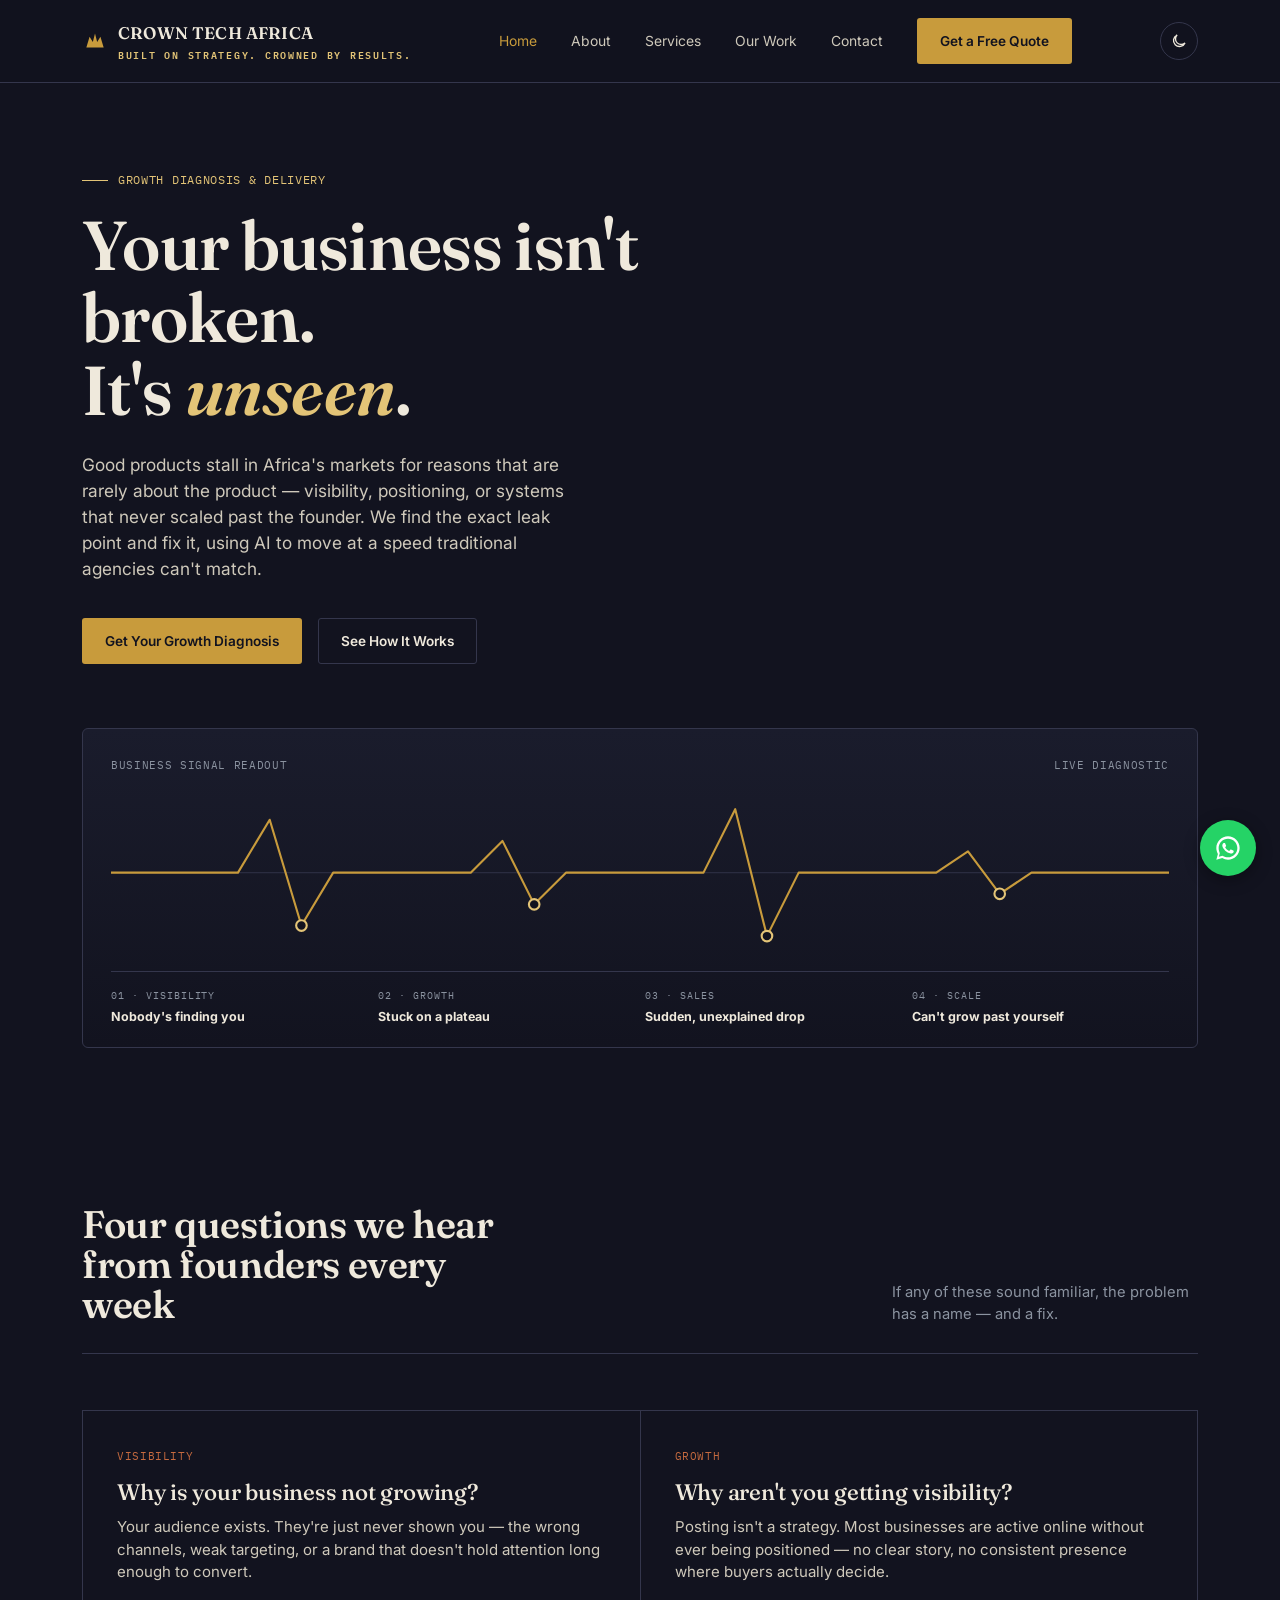
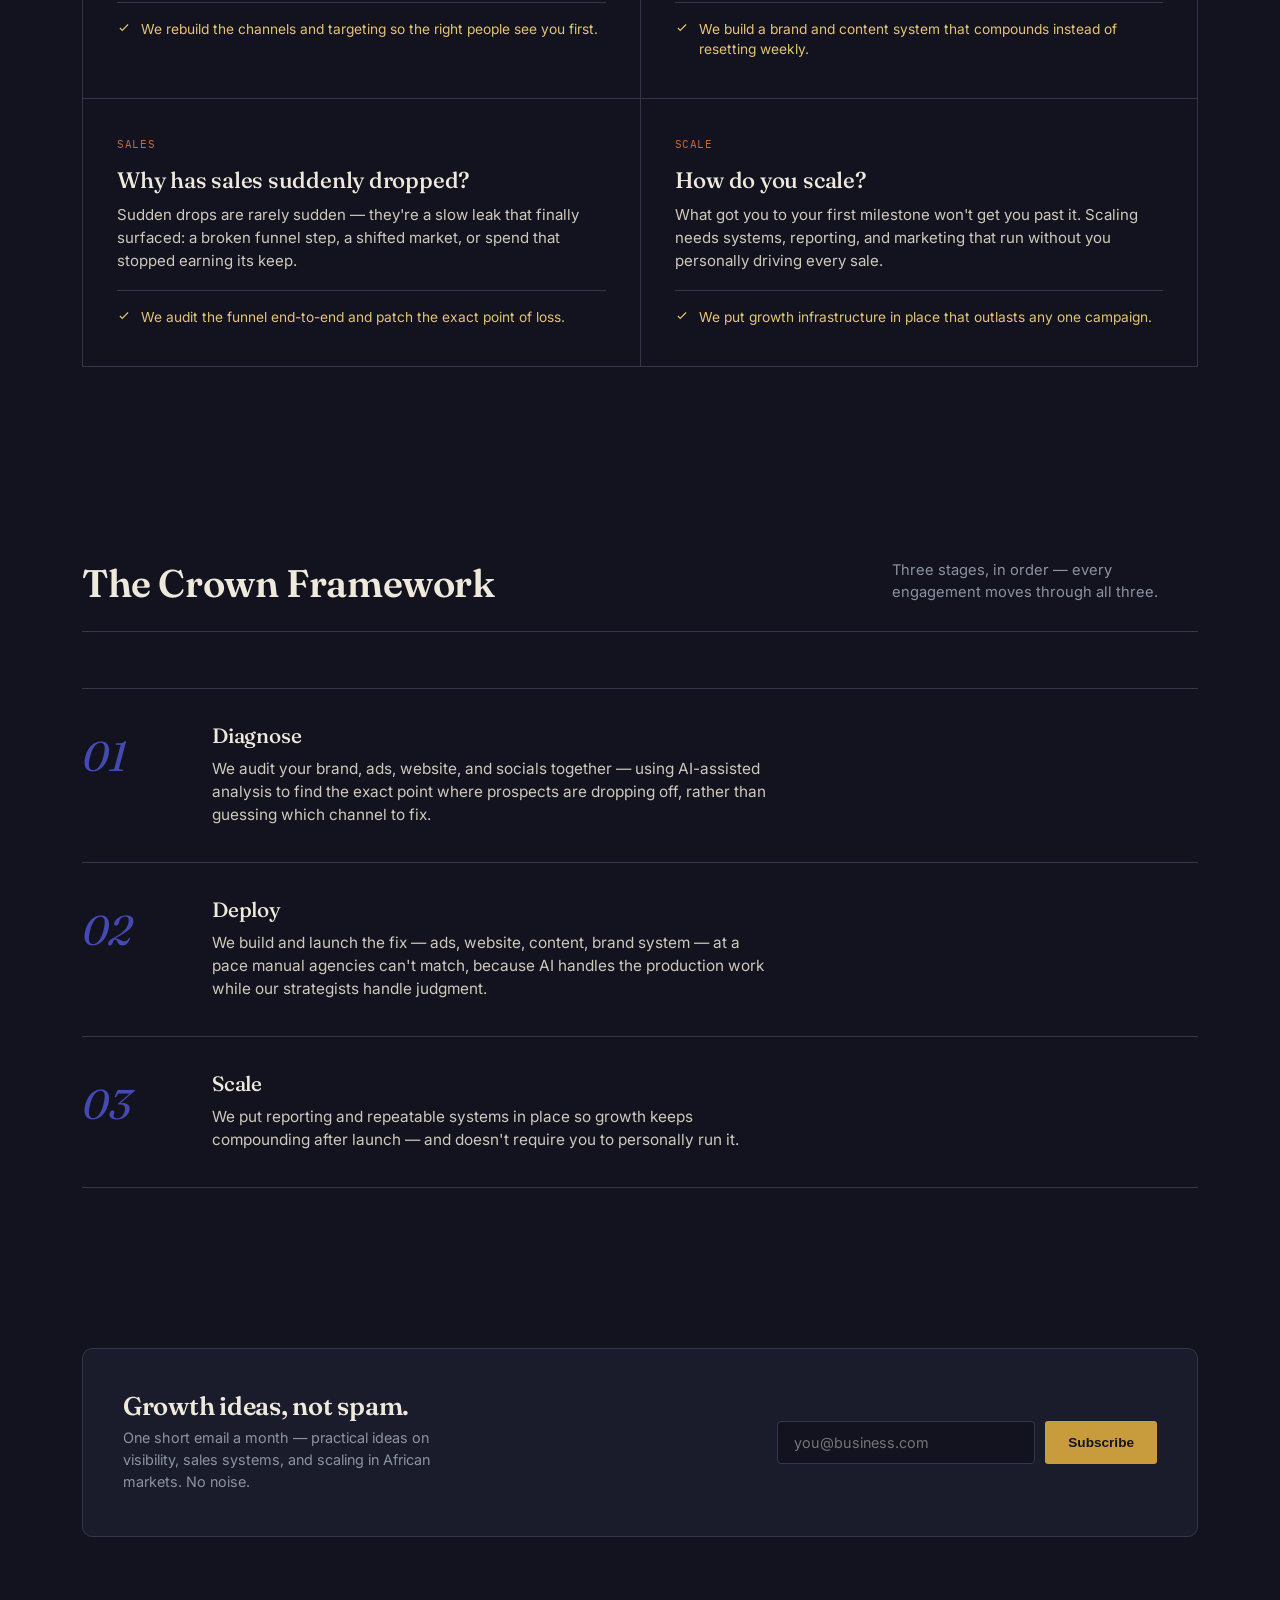
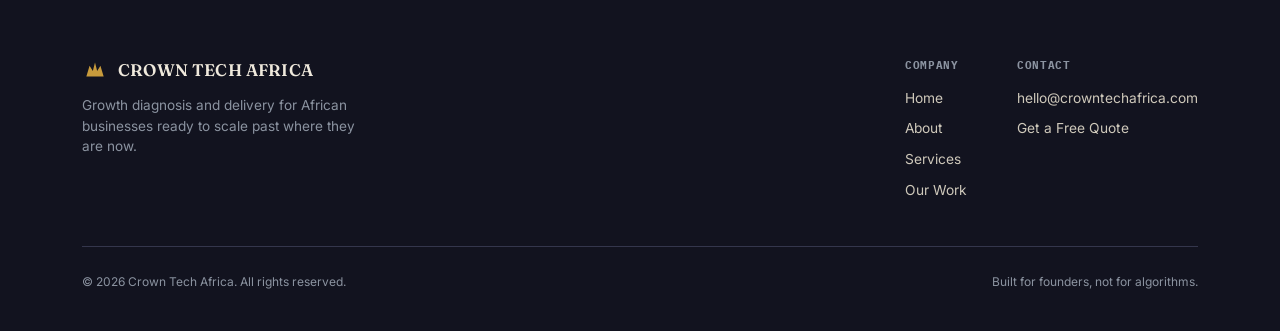
<file: index.html>
<!DOCTYPE html>
<html lang="en">
<head>
<meta charset="UTF-8">
<meta name="viewport" content="width=device-width, initial-scale=1.0">
<title>Crown Tech Africa — Growth Diagnosis for African Businesses</title>
<meta name="description" content="Built on Strategy. Crowned by Results. Growth diagnosis and delivery for African businesses ready to scale.">
<link rel="icon" type="image/svg+xml" href="data:image/svg+xml,%3Csvg xmlns='http://www.w3.org/2000/svg' viewBox='0 0 32 32'%3E%3Crect width='32' height='32' rx='6' fill='%230e0f1a'/%3E%3Cpath fill='%23c89b3c' d='M6 24 L9 11 L13 17 L16 7 L19 17 L23 11 L26 24 Z'/%3E%3C/svg%3E">
<link href="https://fonts.googleapis.com/css2?family=Fraunces:ital,opsz,wght@0,9..144,400;0,9..144,500;0,9..144,600;0,9..144,700;1,9..144,500&family=Inter:wght@400;500;600;700&family=IBM+Plex+Mono:wght@400;500&display=swap" rel="stylesheet">
<link rel="stylesheet" href="styles.css">
</head>
<body>
<header>
  <div class="wrap">
    <nav>
      <a href="index.html" class="brand-link">
        <div class="brand">
          <svg viewBox="0 0 24 24" fill="#c89b3c" stroke="none"><path d="M4 18 L7 8 L10 13 L12 5 L14 13 L17 8 L20 18 Z"/></svg>
          <span>CROWN TECH AFRICA<span class="sub">Built on Strategy. Crowned by Results.</span></span>
        </div>
      </a>
      <div class="nav-menu">
        <div class="nav-links">
        <a href="index.html" class="active">Home</a>
        <a href="about.html">About</a>
        <a href="services.html">Services</a>
        <a href="works.html">Our Work</a>
        <a href="contact.html">Contact</a>
      </div>
        <div class="nav-cta">
<a href="contact.html" class="btn btn-gold">Get a Free Quote</a>
      </div>
      </div>
      <div class="nav-controls">
        <button class="theme-toggle" id="themeToggle" aria-label="Toggle light and dark mode">
          <svg id="themeIcon" viewBox="0 0 24 24" fill="none" stroke="currentColor" stroke-width="1.8" stroke-linecap="round"><path d="M20 14.5A8 8 0 1 1 9.5 4a6.5 6.5 0 0 0 10.5 10.5z"/></svg>
        </button>
        <button class="burger" aria-label="Menu"><span></span><span></span><span></span></button>
      </div>
    </nav>
  </div>
</header>

<section class="hero">
  <div class="wrap">
    <div class="eyebrow mono">Growth Diagnosis &amp; Delivery</div>
    <h1>Your business isn't broken.<br>It's <em>unseen</em>.</h1>
    <p class="hero-sub">Good products stall in Africa's markets for reasons that are rarely about the product — visibility, positioning, or systems that never scaled past the founder. We find the exact leak point and fix it, using AI to move at a speed traditional agencies can't match.</p>
    <div class="hero-cta">
      <a href="contact.html" class="btn btn-gold">Get Your Growth Diagnosis</a>
      <a href="#approach" class="btn btn-ghost">See How It Works</a>
    </div>

    <div class="pulse-panel">
      <div class="pulse-head mono">
        <span>Business Signal Readout</span>
        <span>Live Diagnostic</span>
      </div>
      <svg class="pulse-svg" viewBox="0 0 1000 160" preserveAspectRatio="none">
        <line x1="0" y1="80" x2="1000" y2="80" stroke="#2a2c40" stroke-width="1"/>
        <path class="pulse-line" d="M0,80 L120,80 L150,30 L180,130 L210,80 L340,80 L370,50 L400,110 L430,80 L560,80 L590,20 L620,140 L650,80 L780,80 L810,60 L840,100 L870,80 L1000,80"/>
        <circle class="pulse-dot" cx="180" cy="130" r="5"/>
        <circle class="pulse-dot" cx="400" cy="110" r="5"/>
        <circle class="pulse-dot" cx="620" cy="140" r="5"/>
        <circle class="pulse-dot" cx="840" cy="100" r="5"/>
      </svg>
      <div class="pulse-labels mono">
        <div>01 · Visibility<strong>Nobody's finding you</strong></div>
        <div>02 · Growth<strong>Stuck on a plateau</strong></div>
        <div>03 · Sales<strong>Sudden, unexplained drop</strong></div>
        <div>04 · Scale<strong>Can't grow past yourself</strong></div>
      </div>
    </div>
  </div>
</section>


<section id="diagnosis">
  <div class="wrap">
    <div class="section-head">
      <h2>Four questions we hear<br>from founders every week</h2>
      <p>If any of these sound familiar, the problem has a name — and a fix.</p>
    </div>
    <div class="diag-grid">
      <div class="diag-card">
        <div class="diag-tag mono">Visibility</div>
        <h3>Why is your business not growing?</h3>
        <p>Your audience exists. They're just never shown you — the wrong channels, weak targeting, or a brand that doesn't hold attention long enough to convert.</p>
        <div class="diag-fix">
          <svg viewBox="0 0 24 24" fill="none" stroke="currentColor" stroke-width="2"><path d="M5 12l4 4L19 6"/></svg>
          We rebuild the channels and targeting so the right people see you first.
        </div>
      </div>
      <div class="diag-card">
        <div class="diag-tag mono">Growth</div>
        <h3>Why aren't you getting visibility?</h3>
        <p>Posting isn't a strategy. Most businesses are active online without ever being positioned — no clear story, no consistent presence where buyers actually decide.</p>
        <div class="diag-fix">
          <svg viewBox="0 0 24 24" fill="none" stroke="currentColor" stroke-width="2"><path d="M5 12l4 4L19 6"/></svg>
          We build a brand and content system that compounds instead of resetting weekly.
        </div>
      </div>
      <div class="diag-card">
        <div class="diag-tag mono">Sales</div>
        <h3>Why has sales suddenly dropped?</h3>
        <p>Sudden drops are rarely sudden — they're a slow leak that finally surfaced: a broken funnel step, a shifted market, or spend that stopped earning its keep.</p>
        <div class="diag-fix">
          <svg viewBox="0 0 24 24" fill="none" stroke="currentColor" stroke-width="2"><path d="M5 12l4 4L19 6"/></svg>
          We audit the funnel end-to-end and patch the exact point of loss.
        </div>
      </div>
      <div class="diag-card">
        <div class="diag-tag mono">Scale</div>
        <h3>How do you scale?</h3>
        <p>What got you to your first milestone won't get you past it. Scaling needs systems, reporting, and marketing that run without you personally driving every sale.</p>
        <div class="diag-fix">
          <svg viewBox="0 0 24 24" fill="none" stroke="currentColor" stroke-width="2"><path d="M5 12l4 4L19 6"/></svg>
          We put growth infrastructure in place that outlasts any one campaign.
        </div>
      </div>
    </div>
  </div>
</section>


<section id="approach">
  <div class="wrap">
    <div class="section-head">
      <h2>The Crown Framework</h2>
      <p>Three stages, in order — every engagement moves through all three.</p>
    </div>
    <div class="approach-list">
      <div class="approach-item">
        <div class="approach-num">01</div>
        <div>
          <h3>Diagnose</h3>
          <p>We audit your brand, ads, website, and socials together — using AI-assisted analysis to find the exact point where prospects are dropping off, rather than guessing which channel to fix.</p>
        </div>
      </div>
      <div class="approach-item">
        <div class="approach-num">02</div>
        <div>
          <h3>Deploy</h3>
          <p>We build and launch the fix — ads, website, content, brand system — at a pace manual agencies can't match, because AI handles the production work while our strategists handle judgment.</p>
        </div>
      </div>
      <div class="approach-item">
        <div class="approach-num">03</div>
        <div>
          <h3>Scale</h3>
          <p>We put reporting and repeatable systems in place so growth keeps compounding after launch — and doesn't require you to personally run it.</p>
        </div>
      </div>
    </div>
  </div>
</section>


<section class="newsletter">
  <div class="wrap">
    <div class="newsletter-box">
      <div>
        <h2>Growth ideas, not spam.</h2>
        <p>One short email a month — practical ideas on visibility, sales systems, and scaling in African markets. No noise.</p>
      </div>
      <form id="newsletterForm" class="newsletter-form">
        <input type="email" id="newsletterEmail" placeholder="you@business.com" required>
        <button type="submit" class="btn btn-gold">Subscribe</button>
      </form>
    </div>
  </div>
</section>

<footer>
  <div class="wrap">
    <div class="footer-top">
      <div class="footer-brand">
        <div class="brand">
          <svg viewBox="0 0 24 24" fill="#c89b3c" stroke="none"><path d="M4 18 L7 8 L10 13 L12 5 L14 13 L17 8 L20 18 Z"/></svg>
          <span>CROWN TECH AFRICA</span>
        </div>
        <p>Growth diagnosis and delivery for African businesses ready to scale past where they are now.</p>
      </div>
      <div class="footer-links">
        <div class="footer-col">
          <h4 class="mono">Company</h4>
          <a href="index.html">Home</a>
          <a href="about.html">About</a>
          <a href="services.html">Services</a>
          <a href="works.html">Our Work</a>
        </div>
        <div class="footer-col">
          <h4 class="mono">Contact</h4>
          <a href="mailto:hello@crowntechafrica.com">hello@crowntechafrica.com</a>
          <a href="contact.html">Get a Free Quote</a>
        </div>
      </div>
    </div>
    <div class="footer-bottom">
      <span>© 2026 Crown Tech Africa. All rights reserved.</span>
      <span>Built for founders, not for algorithms.</span>
    </div>
  </div>
</footer>

<a href="https://wa.me/2348143482595" target="_blank" rel="noopener" class="whatsapp-float" aria-label="Chat on WhatsApp">
  <svg viewBox="0 0 24 24" fill="currentColor"><path d="M12 2C6.48 2 2 6.48 2 12c0 1.85.5 3.58 1.35 5.07L2 22l5.06-1.33A9.94 9.94 0 0 0 12 22c5.52 0 10-4.48 10-10S17.52 2 12 2zm0 18c-1.6 0-3.1-.44-4.38-1.2l-.31-.19-3.15.83.84-3.07-.2-.32A7.94 7.94 0 0 1 4 12c0-4.41 3.59-8 8-8s8 3.59 8 8-3.59 8-8 8zm4.3-5.98c-.24-.12-1.4-.69-1.62-.77-.22-.08-.38-.12-.54.12-.16.24-.62.77-.76.93-.14.16-.28.18-.52.06-.24-.12-1-.37-1.9-1.17-.7-.62-1.18-1.39-1.31-1.63-.14-.24-.01-.37.11-.49.11-.11.24-.28.36-.42.12-.14.16-.24.24-.4.08-.16.04-.3-.02-.42-.06-.12-.54-1.3-.74-1.78-.2-.47-.4-.4-.54-.41-.14-.01-.3-.01-.46-.01-.16 0-.42.06-.64.3-.22.24-.84.82-.84 2s.86 2.32.98 2.48c.12.16 1.7 2.6 4.12 3.64.58.25 1.03.4 1.38.51.58.18 1.1.16 1.52.1.46-.07 1.4-.57 1.6-1.12.2-.55.2-1.02.14-1.12-.06-.1-.22-.16-.46-.28z"/></svg>
</a>

<script src="script.js"></script>
</body>
</html>
</file>
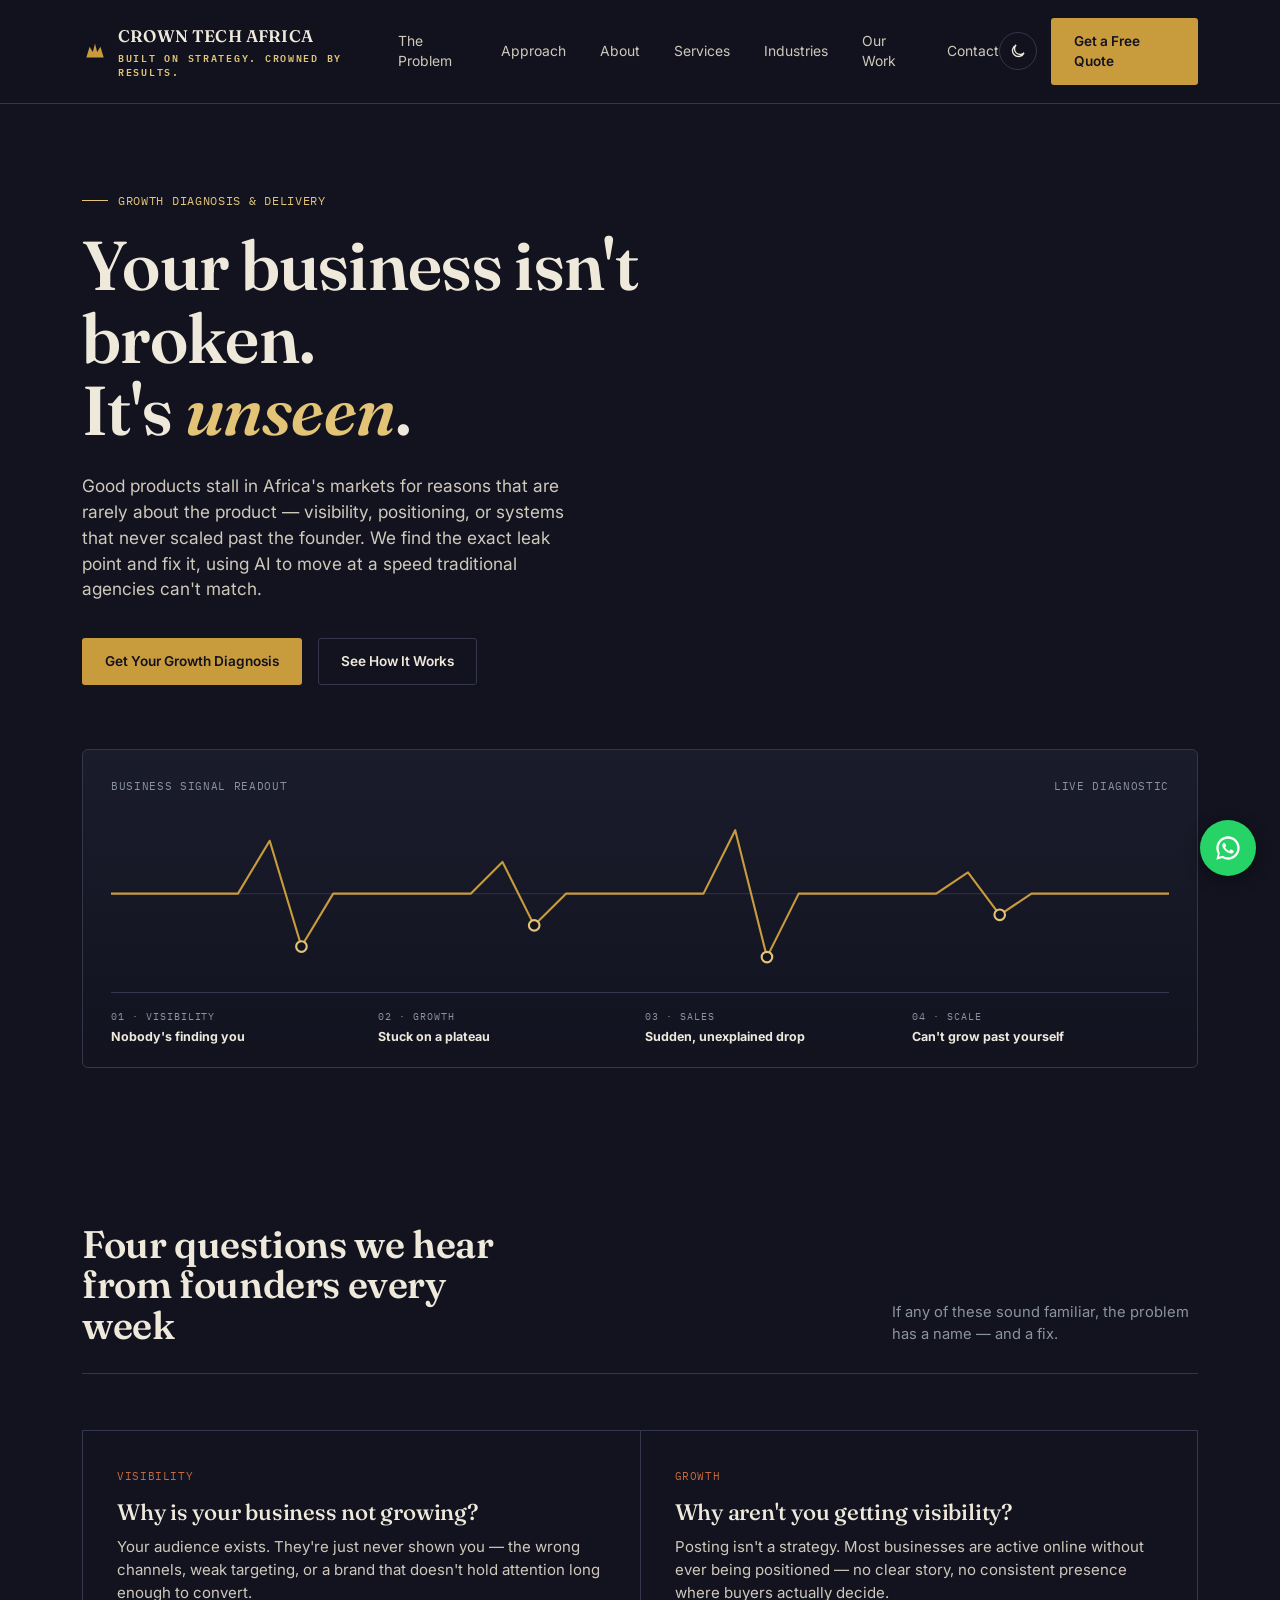
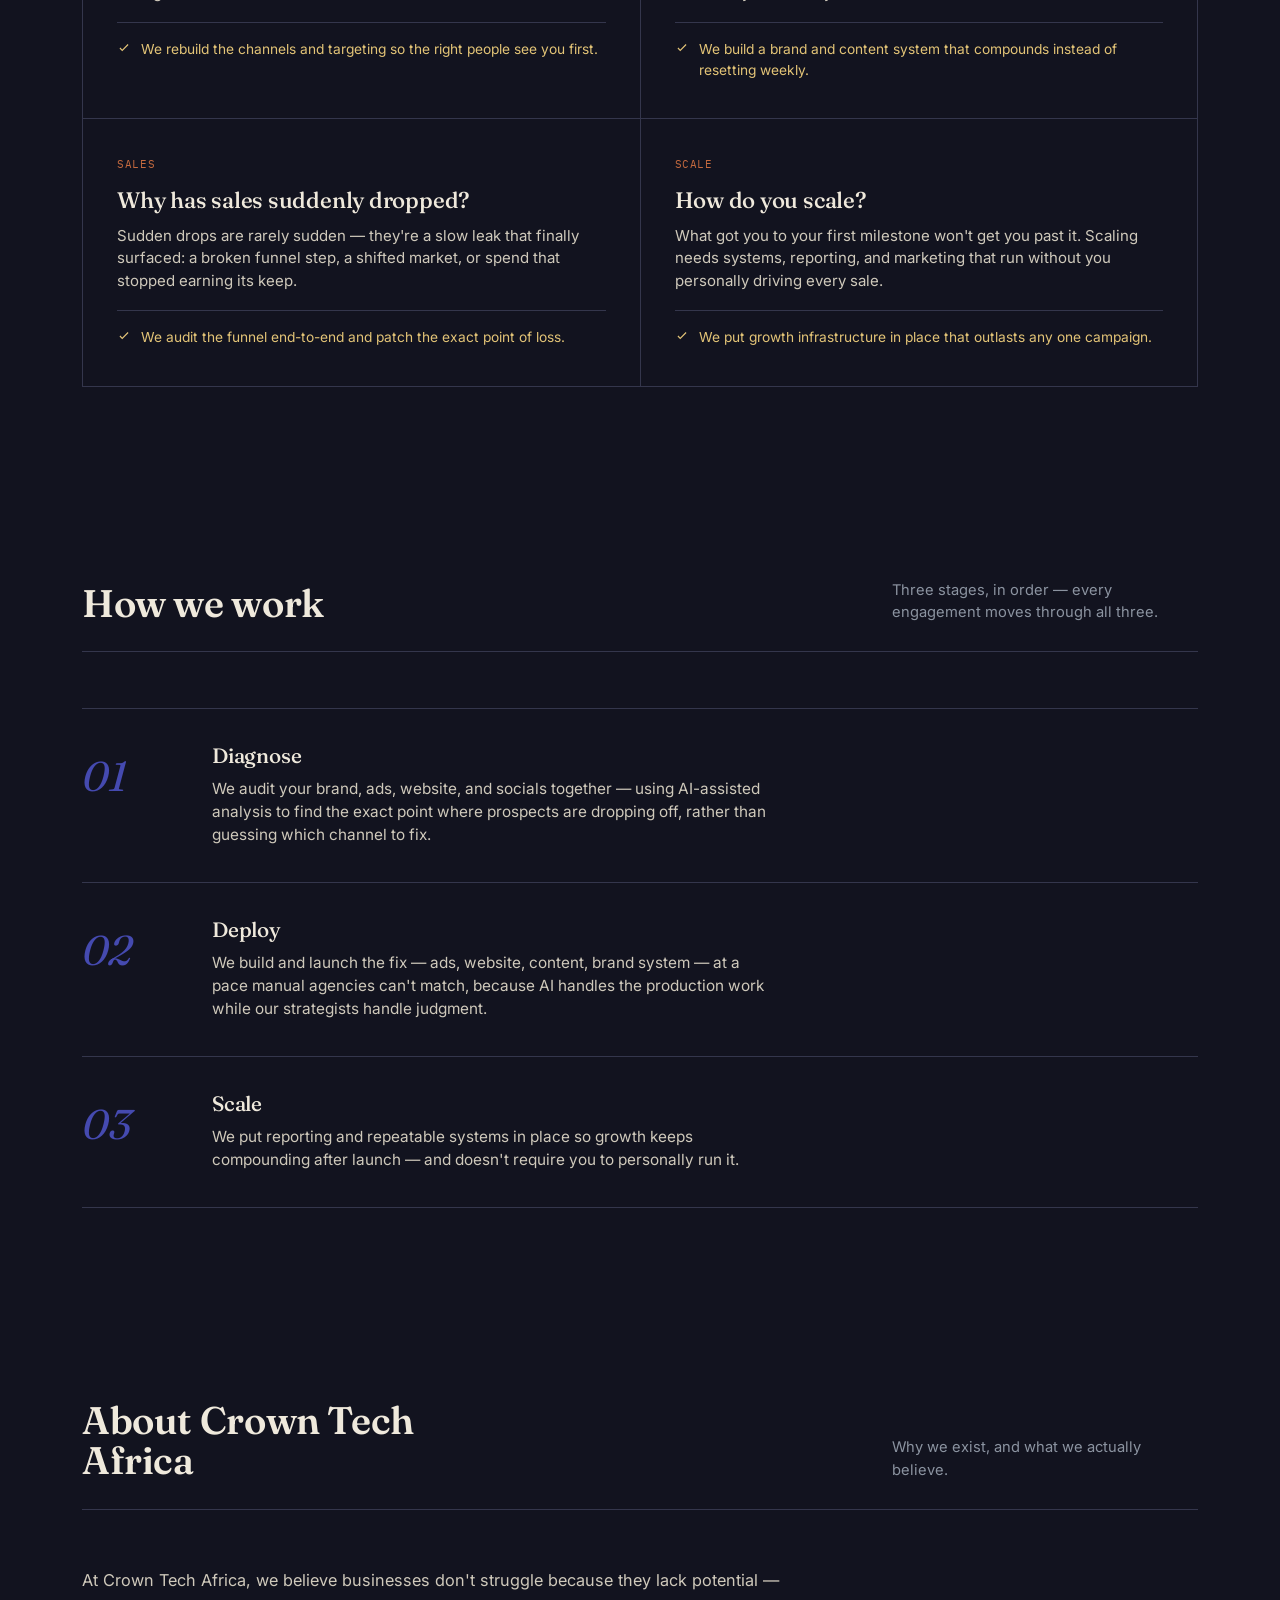
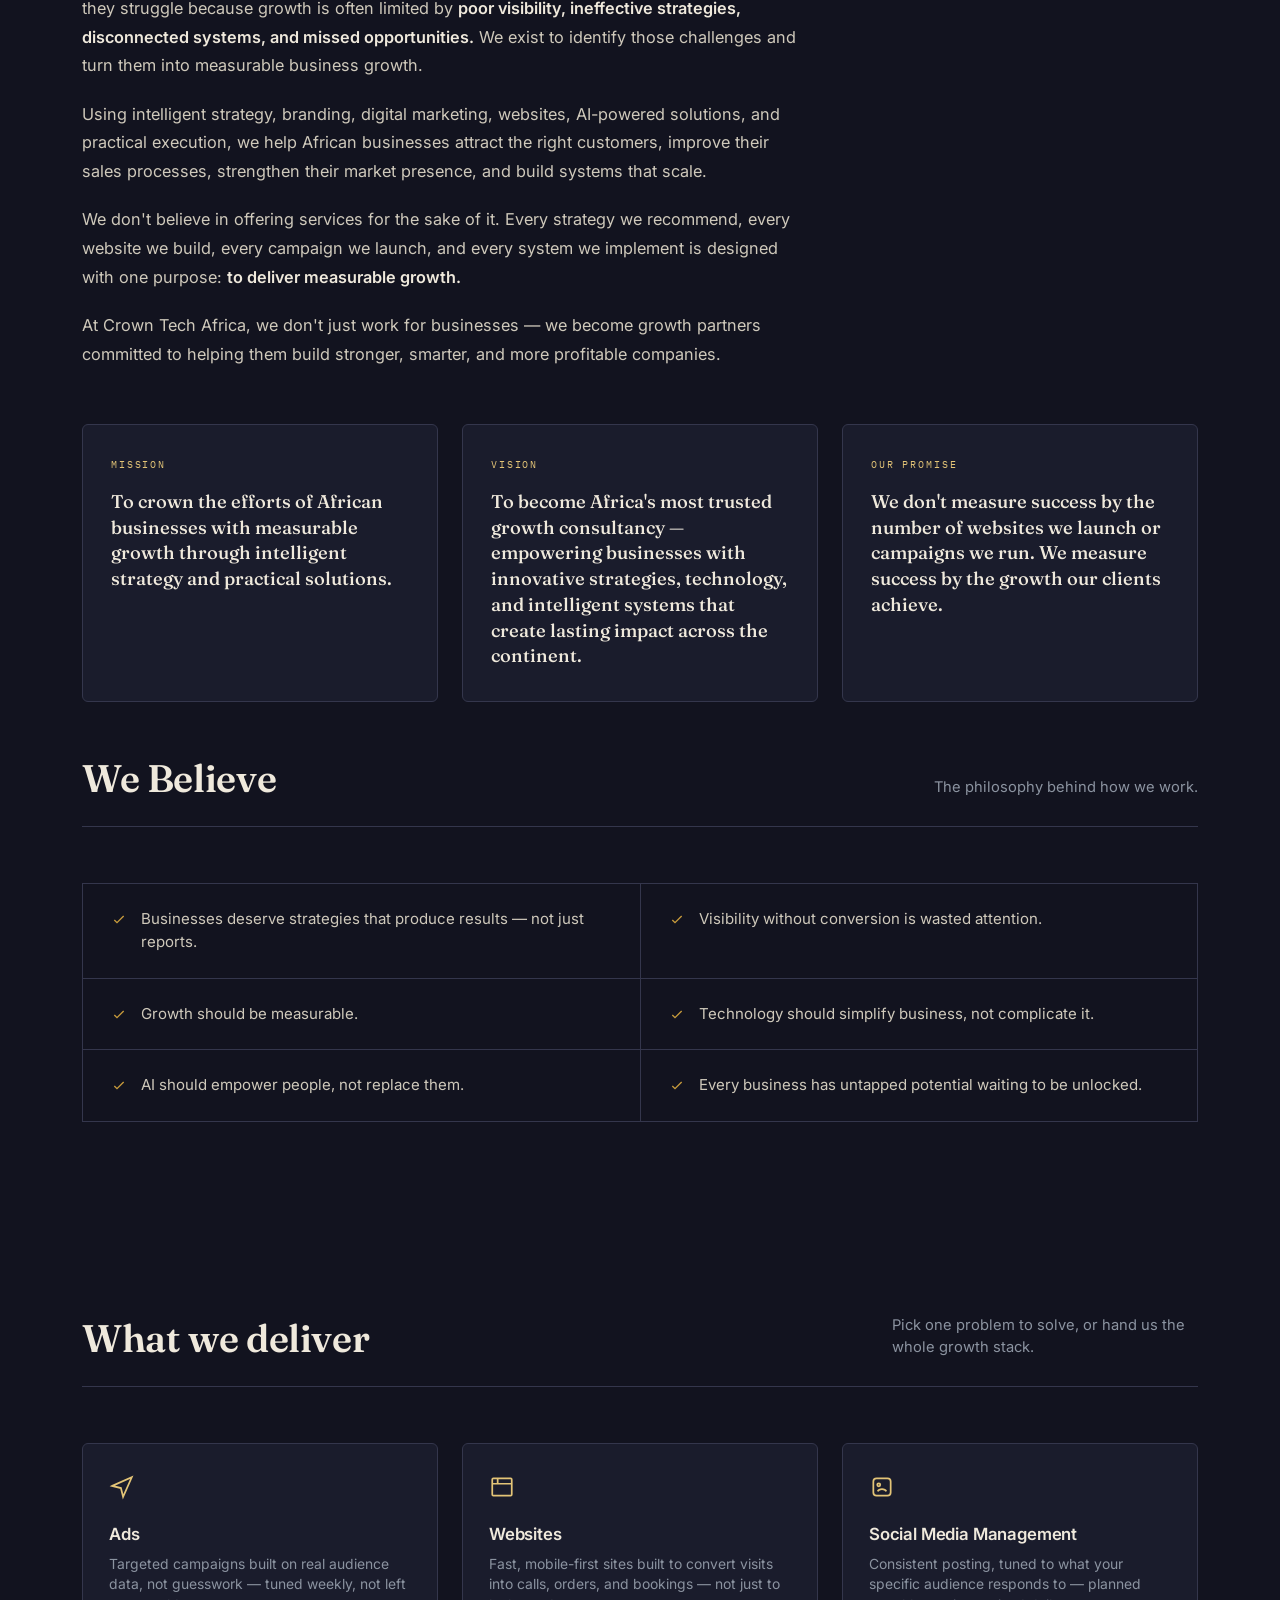
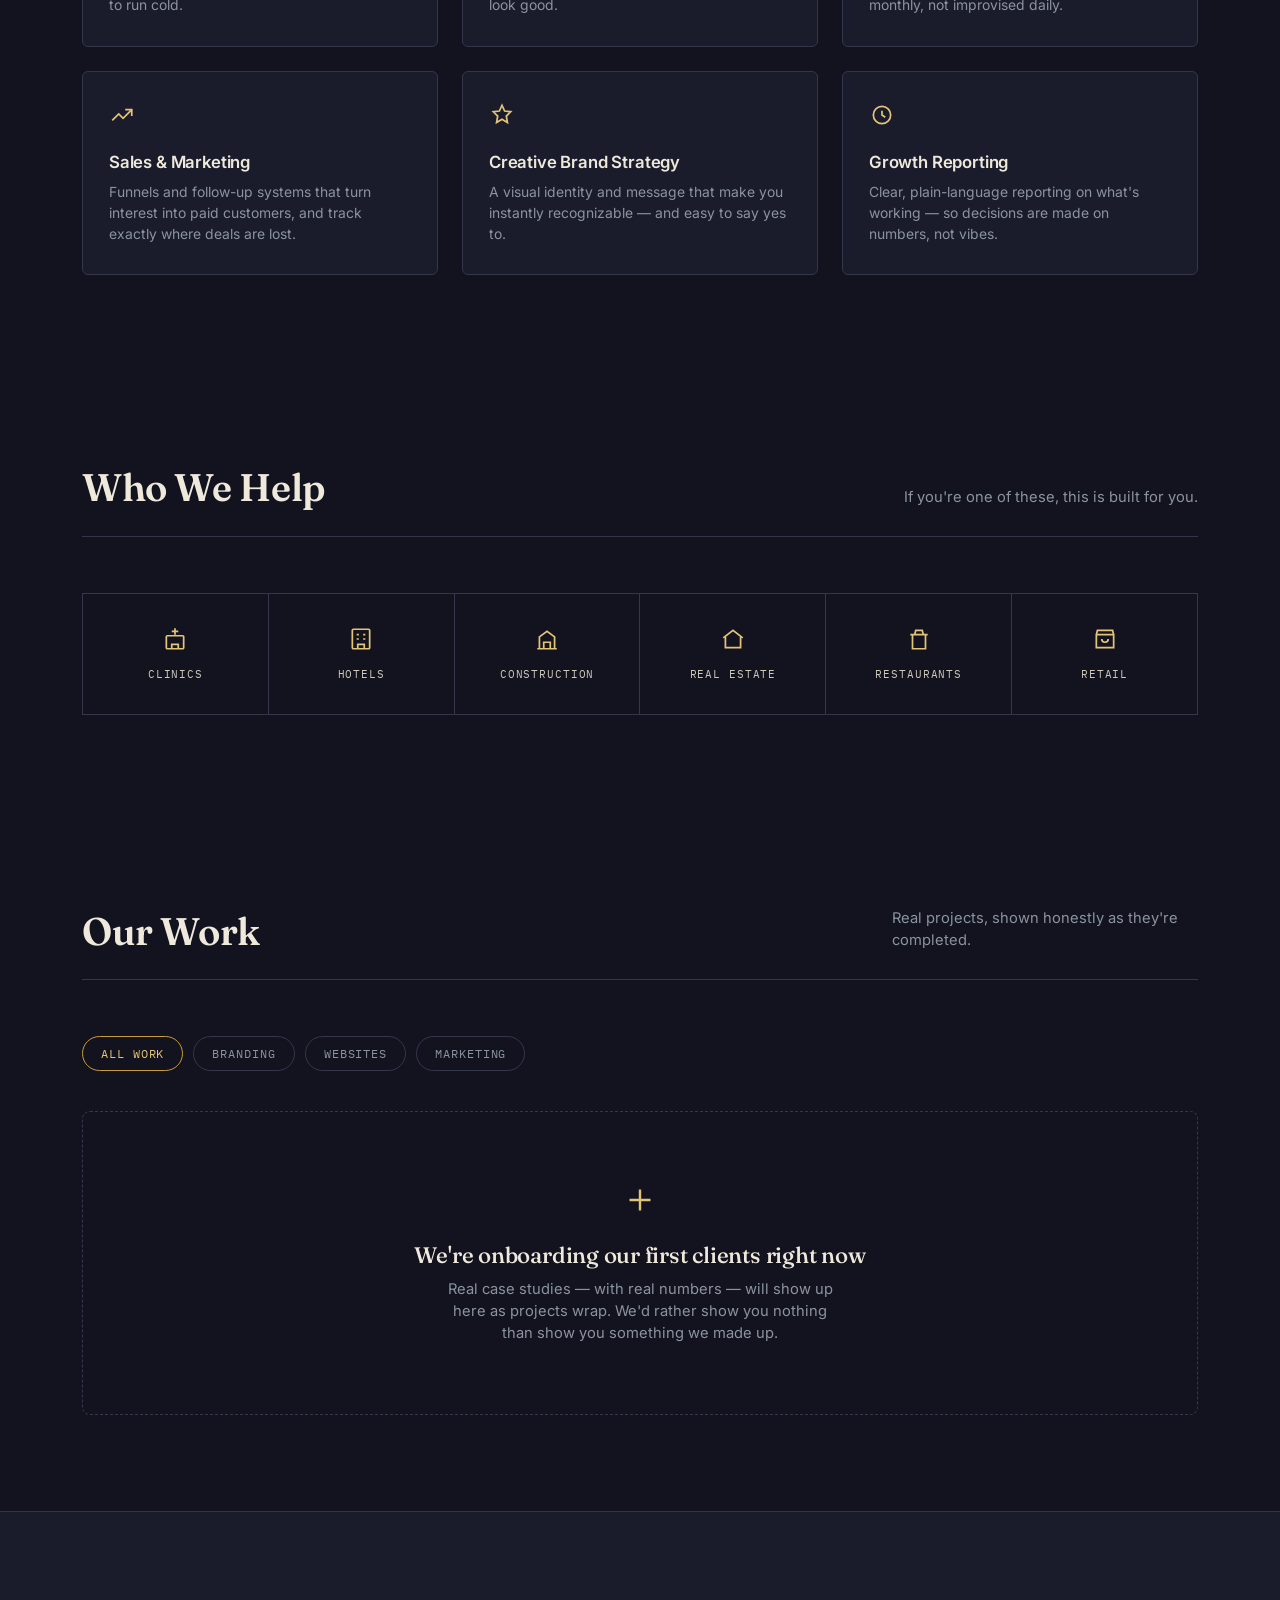
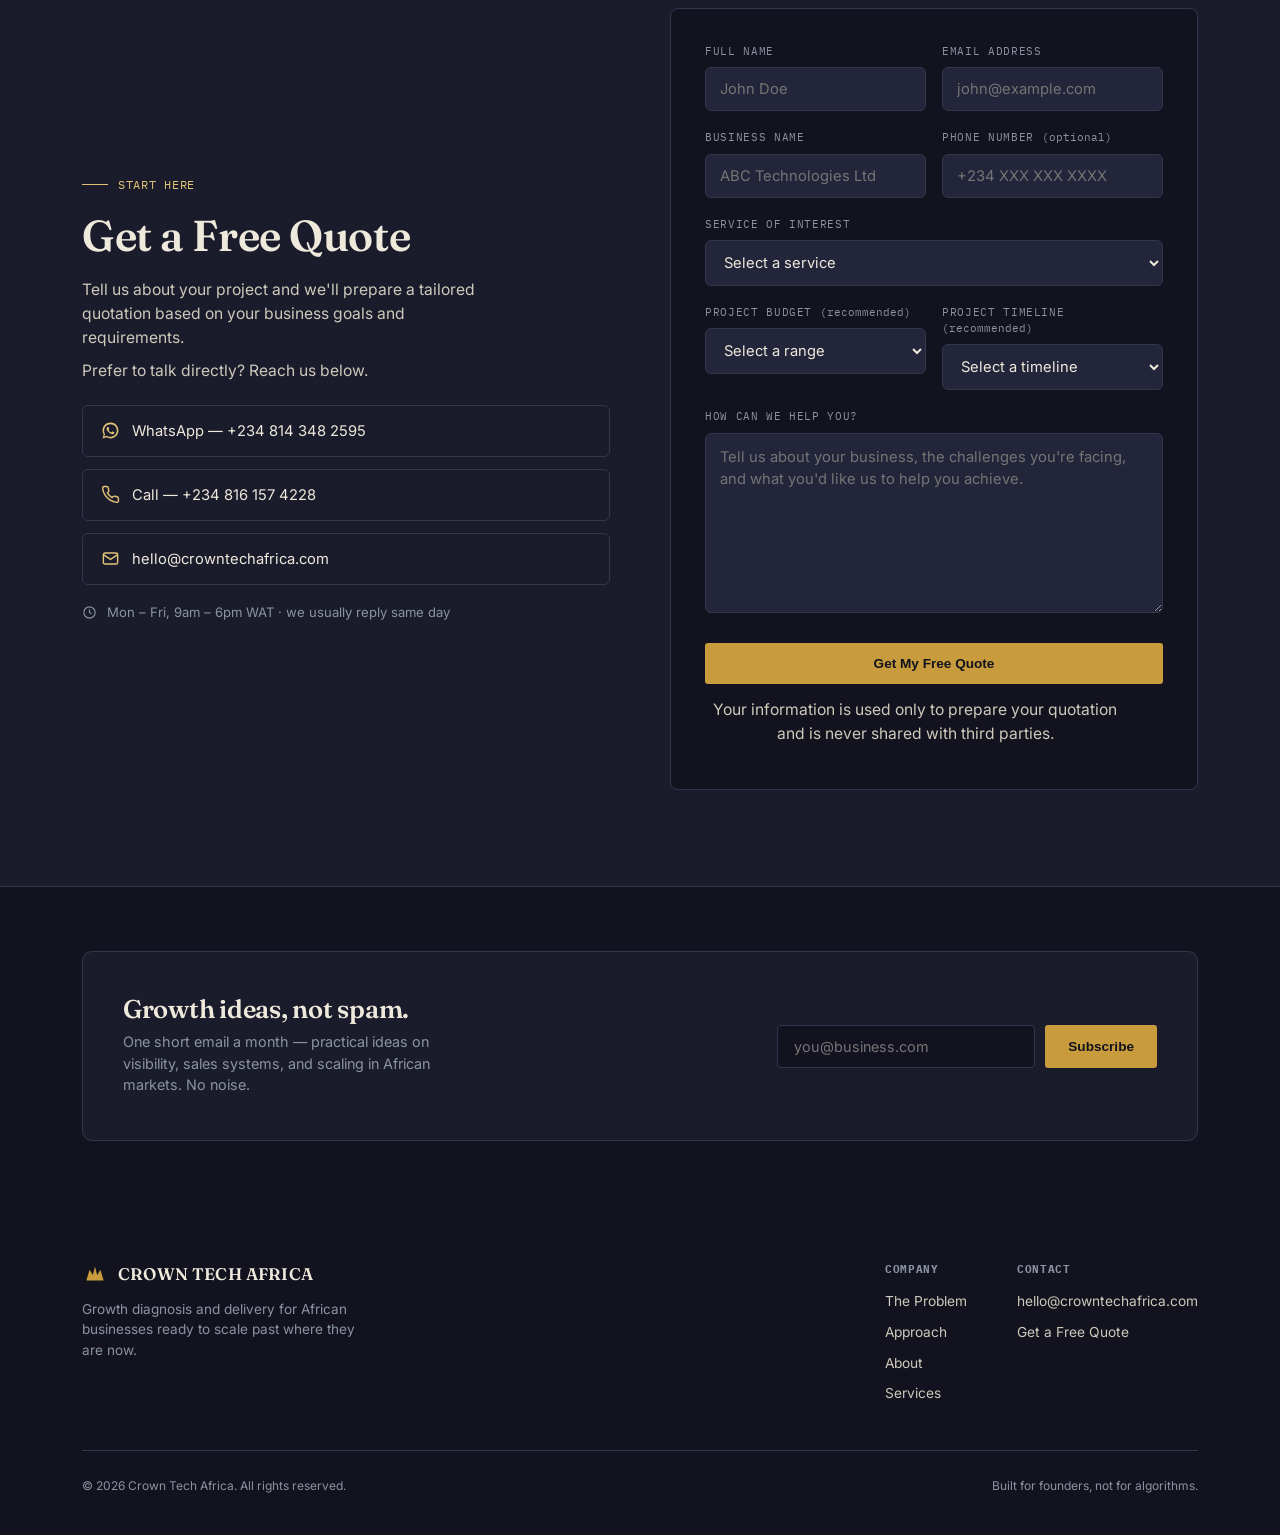
<file: netlify/functions/index.html>
<!DOCTYPE html>
<html lang="en">
<head>
<meta charset="UTF-8">
<meta name="viewport" content="width=device-width, initial-scale=1.0">
<title>Crown Tech Africa — Growth Diagnosis for African Businesses</title>
<link rel="icon" type="image/svg+xml" href="data:image/svg+xml,%3Csvg xmlns='http://www.w3.org/2000/svg' viewBox='0 0 32 32'%3E%3Crect width='32' height='32' rx='6' fill='%230e0f1a'/%3E%3Cpath fill='%23c89b3c' d='M6 24 L9 11 L13 17 L16 7 L19 17 L23 11 L26 24 Z'/%3E%3C/svg%3E">
<link rel="preconnect" href="https://fonts.googleapis.com">
<link href="https://fonts.googleapis.com/css2?family=Fraunces:ital,opsz,wght@0,9..144,400;0,9..144,500;0,9..144,600;0,9..144,700;1,9..144,500&family=Inter:wght@400;500;600;700&family=IBM+Plex+Mono:wght@400;500&display=swap" rel="stylesheet">
<style>
  :root{
    --ink: #12131f;
    --ink-2: #1a1c2c;
    --ink-3: #23253a;
    --parchment: #efe9dc;
    --parchment-dim: #cfc9bb;
    --gold: #c89b3c;
    --gold-soft: #e3c477;
    --indigo: #454ab0;
    --ember: #c56a3f;
    --line: #34364c;
    --sage: #8b93a0;
    --header-bg: rgba(18,19,31,0.85);
  }

  body.light-mode{
    --ink: #faf8f3;
    --ink-2: #f1ebdd;
    --ink-3: #ece4d2;
    --parchment: #1c1d2a;
    --parchment-dim: #4b4c5c;
    --gold: #a97a26;
    --gold-soft: #8f661d;
    --ember: #a44f28;
    --line: #e2d9c4;
    --sage: #6d6e59;
    --header-bg: rgba(250,248,243,0.88);
  }

  body{ transition: background .25s ease, color .25s ease; }
  body *{ transition: background-color .25s ease, border-color .25s ease, color .25s ease; }

  *{box-sizing:border-box; margin:0; padding:0;}

  html{scroll-behavior:smooth;}

  body{
    background:var(--ink);
    color:var(--parchment);
    font-family:'Inter', sans-serif;
    line-height:1.5;
    overflow-x:hidden;
  }

  h1,h2,h3{
    font-family:'Fraunces', serif;
    font-weight:600;
    letter-spacing:-0.01em;
    line-height:1.05;
  }

  .mono{
    font-family:'IBM Plex Mono', monospace;
    letter-spacing:0.06em;
    text-transform:uppercase;
  }

  a{color:inherit; text-decoration:none;}

  .wrap{
    max-width:1180px;
    margin:0 auto;
    padding:0 32px;
  }

  /* ---------- NAV ---------- */
  header{
    position:sticky; top:0; z-index:50;
    background:var(--header-bg);
    backdrop-filter: blur(10px);
    border-bottom:1px solid var(--line);
  }
  nav{
    display:flex; align-items:center; justify-content:space-between;
    padding:18px 0;
  }
  .brand{
    display:flex; align-items:center; gap:10px;
    font-family:'Fraunces', serif;
    font-weight:600;
    font-size:1.05rem;
    letter-spacing:0.01em;
  }
  .brand svg{width:26px; height:26px; flex-shrink:0;}
  .brand .sub{
    display:block;
    font-family:'IBM Plex Mono', monospace;
    font-size:0.6rem;
    letter-spacing:0.18em;
    color:var(--gold-soft);
    text-transform:uppercase;
    margin-top:1px;
  }
  .nav-links{
    display:flex; gap:34px; align-items:center;
  }
  .nav-links a{
    font-size:0.87rem; color:var(--parchment-dim);
    transition:color .2s ease;
  }
  .nav-links a:hover{color:var(--gold-soft);}
  .btn{
    display:inline-flex; align-items:center; gap:8px;
    padding:12px 22px;
    border-radius:3px;
    font-size:0.85rem;
    font-weight:600;
    cursor:pointer;
    border:1px solid transparent;
    transition:all .2s ease;
  }
  .btn-gold{
    background:var(--gold);
    color:var(--ink);
  }
  .btn-gold:hover{background:var(--gold-soft); transform:translateY(-1px);}
  .btn-ghost{
    border-color:var(--line);
    color:var(--parchment);
  }
  .btn-ghost:hover{border-color:var(--gold-soft); color:var(--gold-soft);}
  .nav-cta{display:flex; align-items:center; gap:14px;}
  .theme-toggle{
    display:flex; align-items:center; justify-content:center;
    width:38px; height:38px;
    border-radius:50%;
    border:1px solid var(--line);
    background:transparent;
    color:var(--parchment);
    cursor:pointer;
    flex-shrink:0;
  }
  .theme-toggle:hover{border-color:var(--gold-soft); color:var(--gold-soft);}
  .theme-toggle svg{width:18px; height:18px;}
  .burger{display:none; background:none; border:none; cursor:pointer; padding:8px;}
  .burger span{display:block; width:22px; height:2px; background:var(--parchment); margin:5px 0;}

  /* ---------- HERO ---------- */
  .hero{
    padding:88px 0 60px;
    position:relative;
  }
  .eyebrow{
    font-size:0.72rem;
    color:var(--gold-soft);
    margin-bottom:20px;
    display:flex; align-items:center; gap:10px;
  }
  .eyebrow::before{
    content:'';
    width:26px; height:1px;
    background:var(--gold-soft);
  }
  .hero h1{
    font-size:clamp(2.4rem, 5.4vw, 4.4rem);
    max-width:14ch;
    color:var(--parchment);
  }
  .hero h1 em{
    font-style:italic;
    color:var(--gold-soft);
  }
  .hero-sub{
    max-width:46ch;
    font-size:1.08rem;
    color:var(--parchment-dim);
    margin:26px 0 36px;
  }
  .hero-cta{display:flex; gap:16px; flex-wrap:wrap; margin-bottom:64px;}

  /* signature pulse diagnostic */
  .pulse-panel{
    border:1px solid var(--line);
    border-radius:6px;
    background:linear-gradient(180deg, var(--ink-2), var(--ink));
    padding:28px 28px 20px;
  }
  .pulse-head{
    display:flex; justify-content:space-between; align-items:baseline;
    margin-bottom:14px;
    font-size:0.7rem;
    color:var(--sage);
  }
  .pulse-svg{width:100%; height:auto; display:block;}
  .pulse-line{
    fill:none;
    stroke:var(--gold);
    stroke-width:2;
    stroke-linecap:round;
    stroke-linejoin:round;
    stroke-dasharray:1400;
    stroke-dashoffset:1400;
    animation:draw 2.4s ease forwards 0.3s;
  }
  @keyframes draw{ to{ stroke-dashoffset:0; } }
  .pulse-dot{ fill:var(--ink); stroke:var(--gold-soft); stroke-width:2; }
  .pulse-labels{
    display:grid;
    grid-template-columns:repeat(4, 1fr);
    gap:10px;
    margin-top:14px;
    padding-top:16px;
    border-top:1px solid var(--line);
  }
  .pulse-labels div{font-size:0.65rem; color:var(--sage);}
  .pulse-labels strong{display:block; color:var(--parchment); font-size:0.78rem; margin-top:4px; font-family:'Inter',sans-serif; text-transform:none; letter-spacing:0;}

  @media (prefers-reduced-motion: reduce){
    .pulse-line{ animation:none; stroke-dashoffset:0; }
  }

  /* ---------- SECTION SHARED ---------- */
  section{padding:96px 0;}
  .section-head{
    display:flex; justify-content:space-between; align-items:flex-end;
    flex-wrap:wrap; gap:20px;
    margin-bottom:56px;
    border-bottom:1px solid var(--line);
    padding-bottom:28px;
  }
  .section-head h2{
    font-size:clamp(1.7rem, 3vw, 2.5rem);
    max-width:16ch;
  }
  .section-head p{
    max-width:34ch;
    color:var(--sage);
    font-size:0.92rem;
  }

  /* ---------- DIAGNOSIS ---------- */
  .diag-grid{
    display:grid;
    grid-template-columns:repeat(2, 1fr);
    gap:1px;
    background:var(--line);
    border:1px solid var(--line);
  }
  .diag-card{
    background:var(--ink);
    padding:38px 34px;
    transition:background .25s ease;
  }
  .diag-card:hover{background:var(--ink-2);}
  .diag-tag{
    font-size:0.66rem;
    color:var(--ember);
    margin-bottom:16px;
  }
  .diag-card h3{
    font-size:1.4rem;
    color:var(--parchment);
    margin-bottom:12px;
    font-weight:500;
  }
  .diag-card p{
    color:var(--parchment-dim);
    font-size:0.94rem;
    margin-bottom:18px;
  }
  .diag-fix{
    display:flex; gap:10px; align-items:flex-start;
    font-size:0.86rem;
    color:var(--gold-soft);
    border-top:1px solid var(--line);
    padding-top:16px;
  }
  .diag-fix svg{flex-shrink:0; margin-top:2px; width:14px; height:14px;}

  /* ---------- APPROACH ---------- */
  .approach-list{display:flex; flex-direction:column;}
  .approach-item{
    display:grid;
    grid-template-columns:100px 1fr;
    gap:30px;
    padding:36px 0;
    border-top:1px solid var(--line);
  }
  .approach-item:last-child{border-bottom:1px solid var(--line);}
  .approach-num{
    font-family:'Fraunces', serif;
    font-style:italic;
    font-size:2.6rem;
    color:var(--indigo);
  }
  .approach-item h3{
    font-size:1.3rem;
    color:var(--parchment);
    margin-bottom:10px;
    font-weight:500;
  }
  .approach-item p{
    color:var(--parchment-dim);
    max-width:56ch;
    font-size:0.96rem;
  }

  /* ---------- ABOUT ---------- */
  .about-intro{
    max-width:72ch;
    color:var(--parchment-dim);
    font-size:1.02rem;
    line-height:1.75;
    margin-bottom:20px;
  }
  .about-intro strong{color:var(--parchment); font-weight:600;}
  .pillar-grid{
    display:grid;
    grid-template-columns:repeat(3, 1fr);
    gap:24px;
    margin:56px 0;
  }
  .pillar-card{
    border:1px solid var(--line);
    border-radius:6px;
    padding:32px 28px;
    background:var(--ink-2);
  }
  .pillar-card .tag{
    font-family:'IBM Plex Mono', monospace;
    font-size:0.65rem;
    letter-spacing:0.18em;
    color:var(--gold-soft);
    text-transform:uppercase;
    margin-bottom:16px;
  }
  .pillar-card p{
    font-family:'Fraunces', serif;
    font-size:1.15rem;
    font-weight:500;
    color:var(--parchment);
    line-height:1.4;
  }
  .belief-grid{
    display:grid;
    grid-template-columns:1fr 1fr;
    gap:1px;
    background:var(--line);
    border:1px solid var(--line);
  }
  .belief-item{
    background:var(--ink);
    padding:24px 28px;
    display:flex;
    align-items:flex-start;
    gap:14px;
  }
  .belief-item svg{width:16px; height:16px; color:var(--gold); flex-shrink:0; margin-top:4px;}
  .belief-item p{color:var(--parchment-dim); font-size:0.94rem; line-height:1.5;}

  /* ---------- INDUSTRIES ---------- */
  .industries-grid{
    display:grid;
    grid-template-columns:repeat(6, 1fr);
    gap:1px;
    background:var(--line);
    border:1px solid var(--line);
  }
  .industry-card{
    background:var(--ink);
    padding:32px 16px;
    display:flex;
    flex-direction:column;
    align-items:center;
    gap:14px;
    text-align:center;
    transition:background .2s ease;
  }
  .industry-card:hover{background:var(--ink-2);}
  .industry-card svg{width:26px; height:26px; color:var(--gold-soft);}
  .industry-card span{
    font-family:'IBM Plex Mono', monospace;
    font-size:0.68rem;
    letter-spacing:0.08em;
    text-transform:uppercase;
    color:var(--parchment-dim);
  }

  /* ---------- SERVICES ---------- */
  .services-grid{
    display:grid;
    grid-template-columns:repeat(3, 1fr);
    gap:24px;
  }
  .service-card{
    border:1px solid var(--line);
    border-radius:6px;
    padding:30px 26px;
    background:var(--ink-2);
    transition:border-color .2s ease, transform .2s ease;
  }
  .service-card:hover{
    border-color:var(--gold);
    transform:translateY(-3px);
  }
  .service-card svg{width:26px; height:26px; color:var(--gold-soft); margin-bottom:20px;}
  .service-card h3{
    font-size:1.05rem;
    font-weight:600;
    font-family:'Inter', sans-serif;
    color:var(--parchment);
    margin-bottom:10px;
  }
  .service-card p{
    font-size:0.87rem;
    color:var(--sage);
  }

  /* ---------- CTA / CONTACT ---------- */
  .contact{
    background:var(--ink-2);
    border-top:1px solid var(--line);
    border-bottom:1px solid var(--line);
  }
  .contact-grid{
    display:grid;
    grid-template-columns:1fr 1fr;
    gap:60px;
    align-items:center;
  }
  .contact h2{
    font-size:clamp(1.8rem, 3.4vw, 2.7rem);
    margin-bottom:20px;
  }
  .contact p{color:var(--parchment-dim); max-width:42ch; font-size:0.98rem; margin-bottom:10px;}
  .contact-links{display:flex; flex-direction:column; gap:12px; margin-top:22px;}
  .contact-link{
    display:flex; align-items:center; gap:12px;
    padding:14px 18px;
    border:1px solid var(--line);
    border-radius:6px;
    color:var(--parchment);
    font-size:0.92rem;
    transition:border-color .2s ease, transform .2s ease;
  }
  .contact-link:hover{border-color:var(--gold); transform:translateX(3px);}
  .contact-link svg{width:19px; height:19px; color:var(--gold-soft); flex-shrink:0;}
  .hours-note{
    display:flex; align-items:center; gap:10px;
    margin-top:18px;
    font-size:0.82rem;
    color:var(--sage);
  }
  .hours-note svg{width:15px; height:15px; flex-shrink:0;}

  /* ---------- NEWSLETTER ---------- */
  .newsletter{padding:64px 0;}
  .newsletter-box{
    background:var(--ink-2);
    border:1px solid var(--line);
    border-radius:10px;
    padding:44px 40px;
    display:flex;
    justify-content:space-between;
    align-items:center;
    gap:40px;
    flex-wrap:wrap;
  }
  .newsletter-box h2{font-size:1.6rem; color:var(--parchment); margin-bottom:8px;}
  .newsletter-box p{color:var(--sage); font-size:0.9rem; max-width:38ch;}
  .newsletter-form{display:flex; gap:10px; flex-wrap:wrap;}
  .newsletter-form input{
    background:var(--ink);
    border:1px solid var(--line);
    border-radius:4px;
    padding:12px 16px;
    color:var(--parchment);
    font-family:'Inter', sans-serif;
    font-size:0.9rem;
    min-width:240px;
  }
  .newsletter-form input:focus{outline:2px solid var(--gold-soft); outline-offset:1px; border-color:var(--gold-soft);}
  .newsletter-note{font-size:0.78rem; color:var(--sage); margin-top:10px; width:100%;}

  /* ---------- WORKS ---------- */
  .filter-tabs{display:flex; gap:10px; flex-wrap:wrap; margin-bottom:40px;}
  .filter-tab{
    font-family:'IBM Plex Mono', monospace;
    font-size:0.72rem;
    letter-spacing:0.08em;
    text-transform:uppercase;
    padding:9px 18px;
    border:1px solid var(--line);
    border-radius:30px;
    color:var(--sage);
    background:transparent;
    cursor:pointer;
    transition:all .2s ease;
  }
  .filter-tab.active, .filter-tab:hover{
    border-color:var(--gold);
    color:var(--gold-soft);
  }
  .works-empty{
    border:1px dashed var(--line);
    border-radius:8px;
    padding:70px 40px;
    text-align:center;
  }
  .works-empty svg{width:36px; height:36px; color:var(--gold-soft); margin-bottom:20px;}
  .works-empty h3{font-family:'Fraunces', serif; font-size:1.4rem; color:var(--parchment); margin-bottom:10px; font-weight:500;}
  .works-empty p{color:var(--sage); font-size:0.92rem; max-width:44ch; margin:0 auto;}
  .form-panel{
    background:var(--ink);
    border:1px solid var(--line);
    border-radius:8px;
    padding:34px;
  }
  .field{margin-bottom:18px;}
  .field label{
    display:block;
    font-size:0.68rem;
    color:var(--sage);
    margin-bottom:8px;
  }
  .field input, .field select, .field textarea{
    width:100%;
    background:var(--ink-3);
    border:1px solid var(--line);
    border-radius:6px;
    padding:12px 14px;
    color:var(--parchment);
    font-family:'Inter', sans-serif;
    font-size:0.92rem;
  }
  .field textarea{resize:vertical; min-height:130px; line-height:1.5;}
  .field input:focus, .field select:focus, .field textarea:focus{
    outline:2px solid var(--gold-soft);
    outline-offset:1px;
    border-color:var(--gold-soft);
  }
  .field input:invalid:not(:placeholder-shown), .field textarea:invalid:not(:placeholder-shown){
    border-color:var(--ember);
  }
  .field-row{display:grid; grid-template-columns:1fr 1fr; gap:16px;}
  .field-optional{color:var(--sage); font-weight:400; text-transform:none; letter-spacing:0; font-size:0.68rem;}
  .form-panel .btn{width:100%; justify-content:center; margin-top:6px; position:relative;}
  .form-panel .btn[disabled]{opacity:0.7; cursor:not-allowed;}
  .btn-spinner{
    display:none;
    width:16px; height:16px;
    border:2px solid rgba(18,19,31,0.3);
    border-top-color:var(--ink);
    border-radius:50%;
    animation:spin 0.7s linear infinite;
  }
  .btn[data-loading="true"] .btn-spinner{display:inline-block;}
  .btn[data-loading="true"] .btn-label{display:none;}
  @keyframes spin{ to{ transform:rotate(360deg); } }

  .quote-success{
    display:none;
    text-align:center;
    padding:20px 4px;
    animation:fadeIn .4s ease;
  }
  .quote-success.visible{display:block;}
  @keyframes fadeIn{ from{opacity:0; transform:translateY(6px);} to{opacity:1; transform:translateY(0);} }
  .quote-success svg{width:44px; height:44px; color:var(--gold); margin-bottom:18px;}
  .quote-success h3{font-family:'Fraunces', serif; font-size:1.5rem; color:var(--parchment); margin-bottom:12px; font-weight:600;}
  .quote-success p{color:var(--parchment-dim); font-size:0.95rem; line-height:1.6; max-width:40ch; margin:0 auto 24px;}
  .form-note{font-size:0.72rem; color:var(--sage); margin-top:14px; text-align:center;}

  /* ---------- FOOTER ---------- */
  footer{padding:56px 0 40px;}
  .footer-top{
    display:flex; justify-content:space-between; align-items:flex-start;
    flex-wrap:wrap; gap:30px;
    padding-bottom:36px;
    border-bottom:1px solid var(--line);
    margin-bottom:26px;
  }
  .footer-brand p{color:var(--sage); font-size:0.85rem; max-width:32ch; margin-top:12px;}
  .footer-links{display:flex; gap:50px; flex-wrap:wrap;}
  .footer-col h4{font-size:0.68rem; color:var(--sage); margin-bottom:14px;}
  .footer-col a{display:block; font-size:0.86rem; color:var(--parchment-dim); margin-bottom:10px;}
  .footer-col a:hover{color:var(--gold-soft);}
  .footer-bottom{display:flex; justify-content:space-between; font-size:0.75rem; color:var(--sage); flex-wrap:wrap; gap:10px;}

  /* ---------- RESPONSIVE ---------- */
  @media (max-width: 860px){
    .nav-links, .nav-cta{display:none;}
    .burger{display:block;}
    .diag-grid{grid-template-columns:1fr;}
    .pillar-grid{grid-template-columns:1fr;}
    .belief-grid{grid-template-columns:1fr;}
    .industries-grid{grid-template-columns:repeat(3, 1fr);}
    .services-grid{grid-template-columns:1fr 1fr;}
    .contact-grid{grid-template-columns:1fr;}
    .pulse-labels{grid-template-columns:repeat(2,1fr); row-gap:14px;}
    .approach-item{grid-template-columns:1fr; gap:8px;}
  }
  @media (max-width: 560px){
    .wrap{padding:0 20px;}
    .services-grid{grid-template-columns:1fr;}
    .industries-grid{grid-template-columns:repeat(2, 1fr);}
    .newsletter-box{flex-direction:column; align-items:flex-start; text-align:left;}
    .newsletter-form{width:100%;}
    .newsletter-form input{flex:1; min-width:0;}
    .field-row{grid-template-columns:1fr;}
    section{padding:64px 0;}
    .hero{padding-top:48px;}
  }

  :focus-visible{outline:2px solid var(--gold-soft); outline-offset:2px;}

  .whatsapp-float{
    position:fixed;
    bottom:24px;
    right:24px;
    width:56px;
    height:56px;
    border-radius:50%;
    background:#25D366;
    display:flex;
    align-items:center;
    justify-content:center;
    box-shadow:0 4px 16px rgba(0,0,0,0.35);
    z-index:60;
    transition:transform .2s ease;
  }
  .whatsapp-float:hover{transform:scale(1.08);}
  .whatsapp-float svg{width:28px; height:28px; color:#fff;}
  @media (max-width:560px){
    .whatsapp-float{width:50px; height:50px; bottom:18px; right:18px;}
    .whatsapp-float svg{width:25px; height:25px;}
  }
</style>
</head>
<body>

<header>
  <div class="wrap">
    <nav>
      <div class="brand">
        <svg viewBox="0 0 24 24" fill="#c89b3c" stroke="none"><path d="M4 18 L7 8 L10 13 L12 5 L14 13 L17 8 L20 18 Z"/></svg>
        <span>CROWN TECH AFRICA<span class="sub">Built on Strategy. Crowned by Results.</span></span>
      </div>
      <div class="nav-links">
        <a href="#diagnosis">The Problem</a>
        <a href="#approach">Approach</a>
        <a href="#about">About</a>
        <a href="#services">Services</a>
        <a href="#industries">Industries</a>
        <a href="#works">Our Work</a>
        <a href="#contact">Contact</a>
      </div>
      <div class="nav-cta">
        <button class="theme-toggle" id="themeToggle" aria-label="Toggle light and dark mode">
          <svg id="themeIcon" viewBox="0 0 24 24" fill="none" stroke="currentColor" stroke-width="1.8" stroke-linecap="round"><path d="M20 14.5A8 8 0 1 1 9.5 4a6.5 6.5 0 0 0 10.5 10.5z"/></svg>
        </button>
        <a href="#contact" class="btn btn-gold">Get a Free Quote</a>
      </div>
      <button class="burger" aria-label="Menu"><span></span><span></span><span></span></button>
    </nav>
  </div>
</header>

<section class="hero">
  <div class="wrap">
    <div class="eyebrow mono">Growth Diagnosis &amp; Delivery</div>
    <h1>Your business isn't broken.<br>It's <em>unseen</em>.</h1>
    <p class="hero-sub">Good products stall in Africa's markets for reasons that are rarely about the product — visibility, positioning, or systems that never scaled past the founder. We find the exact leak point and fix it, using AI to move at a speed traditional agencies can't match.</p>
    <div class="hero-cta">
      <a href="#contact" class="btn btn-gold">Get Your Growth Diagnosis</a>
      <a href="#approach" class="btn btn-ghost">See How It Works</a>
    </div>

    <div class="pulse-panel">
      <div class="pulse-head mono">
        <span>Business Signal Readout</span>
        <span>Live Diagnostic</span>
      </div>
      <svg class="pulse-svg" viewBox="0 0 1000 160" preserveAspectRatio="none">
        <line x1="0" y1="80" x2="1000" y2="80" stroke="#2a2c40" stroke-width="1"/>
        <path class="pulse-line" d="M0,80 L120,80 L150,30 L180,130 L210,80 L340,80 L370,50 L400,110 L430,80 L560,80 L590,20 L620,140 L650,80 L780,80 L810,60 L840,100 L870,80 L1000,80"/>
        <circle class="pulse-dot" cx="180" cy="130" r="5"/>
        <circle class="pulse-dot" cx="400" cy="110" r="5"/>
        <circle class="pulse-dot" cx="620" cy="140" r="5"/>
        <circle class="pulse-dot" cx="840" cy="100" r="5"/>
      </svg>
      <div class="pulse-labels mono">
        <div>01 · Visibility<strong>Nobody's finding you</strong></div>
        <div>02 · Growth<strong>Stuck on a plateau</strong></div>
        <div>03 · Sales<strong>Sudden, unexplained drop</strong></div>
        <div>04 · Scale<strong>Can't grow past yourself</strong></div>
      </div>
    </div>
  </div>
</section>

<section id="diagnosis">
  <div class="wrap">
    <div class="section-head">
      <h2>Four questions we hear<br>from founders every week</h2>
      <p>If any of these sound familiar, the problem has a name — and a fix.</p>
    </div>
    <div class="diag-grid">
      <div class="diag-card">
        <div class="diag-tag mono">Visibility</div>
        <h3>Why is your business not growing?</h3>
        <p>Your audience exists. They're just never shown you — the wrong channels, weak targeting, or a brand that doesn't hold attention long enough to convert.</p>
        <div class="diag-fix">
          <svg viewBox="0 0 24 24" fill="none" stroke="currentColor" stroke-width="2"><path d="M5 12l4 4L19 6"/></svg>
          We rebuild the channels and targeting so the right people see you first.
        </div>
      </div>
      <div class="diag-card">
        <div class="diag-tag mono">Growth</div>
        <h3>Why aren't you getting visibility?</h3>
        <p>Posting isn't a strategy. Most businesses are active online without ever being positioned — no clear story, no consistent presence where buyers actually decide.</p>
        <div class="diag-fix">
          <svg viewBox="0 0 24 24" fill="none" stroke="currentColor" stroke-width="2"><path d="M5 12l4 4L19 6"/></svg>
          We build a brand and content system that compounds instead of resetting weekly.
        </div>
      </div>
      <div class="diag-card">
        <div class="diag-tag mono">Sales</div>
        <h3>Why has sales suddenly dropped?</h3>
        <p>Sudden drops are rarely sudden — they're a slow leak that finally surfaced: a broken funnel step, a shifted market, or spend that stopped earning its keep.</p>
        <div class="diag-fix">
          <svg viewBox="0 0 24 24" fill="none" stroke="currentColor" stroke-width="2"><path d="M5 12l4 4L19 6"/></svg>
          We audit the funnel end-to-end and patch the exact point of loss.
        </div>
      </div>
      <div class="diag-card">
        <div class="diag-tag mono">Scale</div>
        <h3>How do you scale?</h3>
        <p>What got you to your first milestone won't get you past it. Scaling needs systems, reporting, and marketing that run without you personally driving every sale.</p>
        <div class="diag-fix">
          <svg viewBox="0 0 24 24" fill="none" stroke="currentColor" stroke-width="2"><path d="M5 12l4 4L19 6"/></svg>
          We put growth infrastructure in place that outlasts any one campaign.
        </div>
      </div>
    </div>
  </div>
</section>

<section id="approach">
  <div class="wrap">
    <div class="section-head">
      <h2>How we work</h2>
      <p>Three stages, in order — every engagement moves through all three.</p>
    </div>
    <div class="approach-list">
      <div class="approach-item">
        <div class="approach-num">01</div>
        <div>
          <h3>Diagnose</h3>
          <p>We audit your brand, ads, website, and socials together — using AI-assisted analysis to find the exact point where prospects are dropping off, rather than guessing which channel to fix.</p>
        </div>
      </div>
      <div class="approach-item">
        <div class="approach-num">02</div>
        <div>
          <h3>Deploy</h3>
          <p>We build and launch the fix — ads, website, content, brand system — at a pace manual agencies can't match, because AI handles the production work while our strategists handle judgment.</p>
        </div>
      </div>
      <div class="approach-item">
        <div class="approach-num">03</div>
        <div>
          <h3>Scale</h3>
          <p>We put reporting and repeatable systems in place so growth keeps compounding after launch — and doesn't require you to personally run it.</p>
        </div>
      </div>
    </div>
  </div>
</section>

<section id="about">
  <div class="wrap">
    <div class="section-head">
      <h2>About Crown Tech Africa</h2>
      <p>Why we exist, and what we actually believe.</p>
    </div>

    <p class="about-intro">At Crown Tech Africa, we believe businesses don't struggle because they lack potential — they struggle because growth is often limited by <strong>poor visibility, ineffective strategies, disconnected systems, and missed opportunities.</strong> We exist to identify those challenges and turn them into measurable business growth.</p>

    <p class="about-intro">Using intelligent strategy, branding, digital marketing, websites, AI-powered solutions, and practical execution, we help African businesses attract the right customers, improve their sales processes, strengthen their market presence, and build systems that scale.</p>

    <p class="about-intro">We don't believe in offering services for the sake of it. Every strategy we recommend, every website we build, every campaign we launch, and every system we implement is designed with one purpose: <strong>to deliver measurable growth.</strong></p>

    <p class="about-intro">At Crown Tech Africa, we don't just work for businesses — we become growth partners committed to helping them build stronger, smarter, and more profitable companies.</p>

    <div class="pillar-grid">
      <div class="pillar-card">
        <div class="tag">Mission</div>
        <p>To crown the efforts of African businesses with measurable growth through intelligent strategy and practical solutions.</p>
      </div>
      <div class="pillar-card">
        <div class="tag">Vision</div>
        <p>To become Africa's most trusted growth consultancy — empowering businesses with innovative strategies, technology, and intelligent systems that create lasting impact across the continent.</p>
      </div>
      <div class="pillar-card">
        <div class="tag">Our Promise</div>
        <p>We don't measure success by the number of websites we launch or campaigns we run. We measure success by the growth our clients achieve.</p>
      </div>
    </div>

    <div class="section-head" style="border-top:none; padding-top:0;">
      <h2>We Believe</h2>
      <p>The philosophy behind how we work.</p>
    </div>
    <div class="belief-grid">
      <div class="belief-item">
        <svg viewBox="0 0 24 24" fill="none" stroke="currentColor" stroke-width="2"><path d="M5 12l4 4L19 6"/></svg>
        <p>Businesses deserve strategies that produce results — not just reports.</p>
      </div>
      <div class="belief-item">
        <svg viewBox="0 0 24 24" fill="none" stroke="currentColor" stroke-width="2"><path d="M5 12l4 4L19 6"/></svg>
        <p>Visibility without conversion is wasted attention.</p>
      </div>
      <div class="belief-item">
        <svg viewBox="0 0 24 24" fill="none" stroke="currentColor" stroke-width="2"><path d="M5 12l4 4L19 6"/></svg>
        <p>Growth should be measurable.</p>
      </div>
      <div class="belief-item">
        <svg viewBox="0 0 24 24" fill="none" stroke="currentColor" stroke-width="2"><path d="M5 12l4 4L19 6"/></svg>
        <p>Technology should simplify business, not complicate it.</p>
      </div>
      <div class="belief-item">
        <svg viewBox="0 0 24 24" fill="none" stroke="currentColor" stroke-width="2"><path d="M5 12l4 4L19 6"/></svg>
        <p>AI should empower people, not replace them.</p>
      </div>
      <div class="belief-item">
        <svg viewBox="0 0 24 24" fill="none" stroke="currentColor" stroke-width="2"><path d="M5 12l4 4L19 6"/></svg>
        <p>Every business has untapped potential waiting to be unlocked.</p>
      </div>
    </div>
  </div>
</section>

<section id="services">
  <div class="wrap">
    <div class="section-head">
      <h2>What we deliver</h2>
      <p>Pick one problem to solve, or hand us the whole growth stack.</p>
    </div>
    <div class="services-grid">
      <div class="service-card">
        <svg viewBox="0 0 24 24" fill="none" stroke="currentColor" stroke-width="1.6"><path d="M3 11l18-8-8 18-2-8-8-2z"/></svg>
        <h3>Ads</h3>
        <p>Targeted campaigns built on real audience data, not guesswork — tuned weekly, not left to run cold.</p>
      </div>
      <div class="service-card">
        <svg viewBox="0 0 24 24" fill="none" stroke="currentColor" stroke-width="1.6"><rect x="3" y="4" width="18" height="16" rx="1"/><path d="M3 9h18M8 4v5"/></svg>
        <h3>Websites</h3>
        <p>Fast, mobile-first sites built to convert visits into calls, orders, and bookings — not just to look good.</p>
      </div>
      <div class="service-card">
        <svg viewBox="0 0 24 24" fill="none" stroke="currentColor" stroke-width="1.6"><rect x="4" y="4" width="16" height="16" rx="3"/><circle cx="9" cy="10" r="1.4"/><path d="M8 16c1-2 3-2 4-2s3 0 4 2"/></svg>
        <h3>Social Media Management</h3>
        <p>Consistent posting, tuned to what your specific audience responds to — planned monthly, not improvised daily.</p>
      </div>
      <div class="service-card">
        <svg viewBox="0 0 24 24" fill="none" stroke="currentColor" stroke-width="1.6"><path d="M3 17l6-6 4 4 8-8"/><path d="M15 7h6v6"/></svg>
        <h3>Sales &amp; Marketing</h3>
        <p>Funnels and follow-up systems that turn interest into paid customers, and track exactly where deals are lost.</p>
      </div>
      <div class="service-card">
        <svg viewBox="0 0 24 24" fill="none" stroke="currentColor" stroke-width="1.6"><path d="M12 3l2.4 5.3L20 9l-4 4 1 6-5-3-5 3 1-6-4-4 5.6-.7z"/></svg>
        <h3>Creative Brand Strategy</h3>
        <p>A visual identity and message that make you instantly recognizable — and easy to say yes to.</p>
      </div>
      <div class="service-card">
        <svg viewBox="0 0 24 24" fill="none" stroke="currentColor" stroke-width="1.6"><circle cx="12" cy="12" r="8"/><path d="M12 8v4l3 2"/></svg>
        <h3>Growth Reporting</h3>
        <p>Clear, plain-language reporting on what's working — so decisions are made on numbers, not vibes.</p>
      </div>
    </div>
  </div>
</section>

<section id="industries">
  <div class="wrap">
    <div class="section-head">
      <h2>Who We Help</h2>
      <p>If you're one of these, this is built for you.</p>
    </div>
    <div class="industries-grid">
      <div class="industry-card">
        <svg viewBox="0 0 24 24" fill="none" stroke="currentColor" stroke-width="1.6"><path d="M12 2v6M9 5h6"/><rect x="4" y="9" width="16" height="12" rx="1"/><path d="M9 21v-4h6v4"/></svg>
        <span>Clinics</span>
      </div>
      <div class="industry-card">
        <svg viewBox="0 0 24 24" fill="none" stroke="currentColor" stroke-width="1.6"><rect x="4" y="3" width="16" height="18" rx="1"/><path d="M8 8h2M14 8h2M8 12h2M14 12h2M9 21v-4h6v4"/></svg>
        <span>Hotels</span>
      </div>
      <div class="industry-card">
        <svg viewBox="0 0 24 24" fill="none" stroke="currentColor" stroke-width="1.6"><path d="M3 21h18M5 21V10l7-5 7 5v11M9 21v-6h6v6"/></svg>
        <span>Construction</span>
      </div>
      <div class="industry-card">
        <svg viewBox="0 0 24 24" fill="none" stroke="currentColor" stroke-width="1.6"><path d="M3 11l9-7 9 7"/><path d="M5 10v10h14V10"/></svg>
        <span>Real Estate</span>
      </div>
      <div class="industry-card">
        <svg viewBox="0 0 24 24" fill="none" stroke="currentColor" stroke-width="1.6"><path d="M4 8h16M6 8v13h12V8M9 4h6l1 4H8z"/></svg>
        <span>Restaurants</span>
      </div>
      <div class="industry-card">
        <svg viewBox="0 0 24 24" fill="none" stroke="currentColor" stroke-width="1.6"><path d="M4 8l1-4h14l1 4M4 8h16v12H4z"/><path d="M9 12a3 3 0 0 0 6 0"/></svg>
        <span>Retail</span>
      </div>
    </div>
  </div>
</section>

<section id="works">
  <div class="wrap">
    <div class="section-head">
      <h2>Our Work</h2>
      <p>Real projects, shown honestly as they're completed.</p>
    </div>
    <div class="filter-tabs">
      <button class="filter-tab active">All Work</button>
      <button class="filter-tab">Branding</button>
      <button class="filter-tab">Websites</button>
      <button class="filter-tab">Marketing</button>
    </div>
    <div class="works-empty">
      <svg viewBox="0 0 24 24" fill="none" stroke="currentColor" stroke-width="1.6"><path d="M12 5v14M5 12h14"/></svg>
      <h3>We're onboarding our first clients right now</h3>
      <p>Real case studies — with real numbers — will show up here as projects wrap. We'd rather show you nothing than show you something we made up.</p>
    </div>
  </div>
</section>

<section class="contact" id="contact">
  <div class="wrap">
    <div class="contact-grid">
      <div>
        <div class="eyebrow mono">Start Here</div>
        <h2>Get a Free Quote</h2>
        <p>Tell us about your project and we'll prepare a tailored quotation based on your business goals and requirements.</p>
        <p>Prefer to talk directly? Reach us below.</p>
        <div class="contact-links">
          <a href="https://wa.me/2348143482595" target="_blank" rel="noopener" class="contact-link">
            <svg viewBox="0 0 24 24" fill="currentColor"><path d="M12 2C6.48 2 2 6.48 2 12c0 1.85.5 3.58 1.35 5.07L2 22l5.06-1.33A9.94 9.94 0 0 0 12 22c5.52 0 10-4.48 10-10S17.52 2 12 2zm0 18c-1.6 0-3.1-.44-4.38-1.2l-.31-.19-3.15.83.84-3.07-.2-.32A7.94 7.94 0 0 1 4 12c0-4.41 3.59-8 8-8s8 3.59 8 8-3.59 8-8 8zm4.3-5.98c-.24-.12-1.4-.69-1.62-.77-.22-.08-.38-.12-.54.12-.16.24-.62.77-.76.93-.14.16-.28.18-.52.06-.24-.12-1-.37-1.9-1.17-.7-.62-1.18-1.39-1.31-1.63-.14-.24-.01-.37.11-.49.11-.11.24-.28.36-.42.12-.14.16-.24.24-.4.08-.16.04-.3-.02-.42-.06-.12-.54-1.3-.74-1.78-.2-.47-.4-.4-.54-.41-.14-.01-.3-.01-.46-.01-.16 0-.42.06-.64.3-.22.24-.84.82-.84 2s.86 2.32.98 2.48c.12.16 1.7 2.6 4.12 3.64.58.25 1.03.4 1.38.51.58.18 1.1.16 1.52.1.46-.07 1.4-.57 1.6-1.12.2-.55.2-1.02.14-1.12-.06-.1-.22-.16-.46-.28z"/></svg>
            <span>WhatsApp — +234 814 348 2595</span>
          </a>
          <a href="tel:+2348161574228" class="contact-link">
            <svg viewBox="0 0 24 24" fill="none" stroke="currentColor" stroke-width="1.8"><path d="M22 16.92v3a2 2 0 0 1-2.18 2 19.79 19.79 0 0 1-8.63-3.07 19.5 19.5 0 0 1-6-6 19.79 19.79 0 0 1-3.07-8.67A2 2 0 0 1 4.11 2h3a2 2 0 0 1 2 1.72c.127.96.362 1.903.7 2.81a2 2 0 0 1-.45 2.11L8.09 9.91a16 16 0 0 0 6 6l1.27-1.27a2 2 0 0 1 2.11-.45c.907.338 1.85.573 2.81.7A2 2 0 0 1 22 16.92z"/></svg>
            <span>Call — +234 816 157 4228</span>
          </a>
          <a href="mailto:hello@crowntechafrica.com" class="contact-link">
            <svg viewBox="0 0 24 24" fill="none" stroke="currentColor" stroke-width="1.8"><rect x="3" y="5" width="18" height="14" rx="2"/><path d="M3 7l9 6 9-6"/></svg>
            <span>hello@crowntechafrica.com</span>
          </a>
        </div>
        <div class="hours-note">
          <svg viewBox="0 0 24 24" fill="none" stroke="currentColor" stroke-width="1.8"><circle cx="12" cy="12" r="9"/><path d="M12 7v5l3 2"/></svg>
          <span>Mon – Fri, 9am – 6pm WAT · we usually reply same day</span>
        </div>
      </div>
      <div class="form-panel">
        <form id="quoteForm" name="quote-request" method="POST" data-netlify="true" netlify-honeypot="bot-field">
          <input type="hidden" name="form-name" value="quote-request">
          <p style="display:none;">
            <label>Don't fill this out if you're human: <input name="bot-field"></label>
          </p>

          <div class="field-row">
            <div class="field">
              <label for="q-name" class="mono">Full Name</label>
              <input id="q-name" name="name" type="text" placeholder="John Doe" required>
            </div>
            <div class="field">
              <label for="q-email" class="mono">Email Address</label>
              <input id="q-email" name="email" type="email" placeholder="john@example.com" required>
            </div>
          </div>

          <div class="field-row">
            <div class="field">
              <label for="q-business" class="mono">Business Name</label>
              <input id="q-business" name="business" type="text" placeholder="ABC Technologies Ltd" required>
            </div>
            <div class="field">
              <label for="q-phone" class="mono">Phone Number <span class="field-optional">(optional)</span></label>
              <input id="q-phone" name="phone" type="tel" placeholder="+234 XXX XXX XXXX">
            </div>
          </div>

          <div class="field">
            <label for="q-service" class="mono">Service of Interest</label>
            <select id="q-service" name="service" required>
              <option value="">Select a service</option>
              <option>Brand Strategy</option>
              <option>Brand Identity &amp; Design</option>
              <option>Website Development</option>
              <option>E-Commerce Development</option>
              <option>Digital Marketing</option>
              <option>Social Media Management</option>
              <option>Search Engine Optimisation (SEO)</option>
              <option>AI Business Automation</option>
              <option>Business Consultation</option>
              <option>CRM &amp; Workflow Automation</option>
              <option>UI/UX Design</option>
              <option>Custom Software Development</option>
              <option>Other</option>
            </select>
          </div>

          <div class="field-row">
            <div class="field">
              <label for="q-budget" class="mono">Project Budget <span class="field-optional">(recommended)</span></label>
              <select id="q-budget" name="budget">
                <option value="">Select a range</option>
                <option>Under $500</option>
                <option>$500 – $1,000</option>
                <option>$1,000 – $3,000</option>
                <option>$3,000 – $5,000</option>
                <option>$5,000+</option>
              </select>
            </div>
            <div class="field">
              <label for="q-timeline" class="mono">Project Timeline <span class="field-optional">(recommended)</span></label>
              <select id="q-timeline" name="timeline">
                <option value="">Select a timeline</option>
                <option>ASAP</option>
                <option>Within 2 Weeks</option>
                <option>Within 1 Month</option>
                <option>1–3 Months</option>
                <option>Flexible</option>
              </select>
            </div>
          </div>

          <div class="field">
            <label for="q-message" class="mono">How Can We Help You?</label>
            <textarea id="q-message" name="message" rows="7" placeholder="Tell us about your business, the challenges you're facing, and what you'd like us to help you achieve." required></textarea>
          </div>

          <button type="submit" class="btn btn-gold" id="quoteSubmitBtn">
            <span class="btn-spinner"></span>
            <span class="btn-label">Get My Free Quote</span>
          </button>
        </form>

        <div class="quote-success" id="quoteSuccess">
          <svg viewBox="0 0 24 24" fill="none" stroke="currentColor" stroke-width="1.6"><circle cx="12" cy="12" r="10"/><path d="M8 12l3 3 5-6"/></svg>
          <h3>Thank You!</h3>
          <p>We've received your enquiry. A member of the Crown Tech Africa team will review your requirements and send a tailored quotation to your email within 24–48 hours. In the meantime, feel free to explore our latest insights and services.</p>
          <button class="btn btn-ghost" id="quoteReturnBtn" type="button">Return to Homepage</button>
        </div>

        <p class="form-note">Your information is used only to prepare your quotation and is never shared with third parties.</p>
      </div>
    </div>
  </div>
</section>

<section class="newsletter">
  <div class="wrap">
    <div class="newsletter-box">
      <div>
        <h2>Growth ideas, not spam.</h2>
        <p>One short email a month — practical ideas on visibility, sales systems, and scaling in African markets. No noise.</p>
      </div>
      <form id="newsletterForm" class="newsletter-form">
        <input type="email" id="newsletterEmail" placeholder="you@business.com" required>
        <button type="submit" class="btn btn-gold">Subscribe</button>
      </form>
    </div>
  </div>
</section>

<footer>
  <div class="wrap">
    <div class="footer-top">
      <div class="footer-brand">
        <div class="brand">
          <svg viewBox="0 0 24 24" fill="#c89b3c" stroke="none"><path d="M4 18 L7 8 L10 13 L12 5 L14 13 L17 8 L20 18 Z"/></svg>
          <span>CROWN TECH AFRICA</span>
        </div>
        <p>Growth diagnosis and delivery for African businesses ready to scale past where they are now.</p>
      </div>
      <div class="footer-links">
        <div class="footer-col">
          <h4 class="mono">Company</h4>
          <a href="#diagnosis">The Problem</a>
          <a href="#approach">Approach</a>
          <a href="#about">About</a>
          <a href="#services">Services</a>
        </div>
        <div class="footer-col">
          <h4 class="mono">Contact</h4>
          <a href="mailto:hello@crowntechafrica.com">hello@crowntechafrica.com</a>
          <a href="#contact">Get a Free Quote</a>
        </div>
      </div>
    </div>
    <div class="footer-bottom">
      <span>© 2026 Crown Tech Africa. All rights reserved.</span>
      <span>Built for founders, not for algorithms.</span>
    </div>
  </div>
</footer>

<a href="https://wa.me/2348143482595" target="_blank" rel="noopener" class="whatsapp-float" aria-label="Chat on WhatsApp">
  <svg viewBox="0 0 24 24" fill="currentColor"><path d="M12 2C6.48 2 2 6.48 2 12c0 1.85.5 3.58 1.35 5.07L2 22l5.06-1.33A9.94 9.94 0 0 0 12 22c5.52 0 10-4.48 10-10S17.52 2 12 2zm0 18c-1.6 0-3.1-.44-4.38-1.2l-.31-.19-3.15.83.84-3.07-.2-.32A7.94 7.94 0 0 1 4 12c0-4.41 3.59-8 8-8s8 3.59 8 8-3.59 8-8 8zm4.3-5.98c-.24-.12-1.4-.69-1.62-.77-.22-.08-.38-.12-.54.12-.16.24-.62.77-.76.93-.14.16-.28.18-.52.06-.24-.12-1-.37-1.9-1.17-.7-.62-1.18-1.39-1.31-1.63-.14-.24-.01-.37.11-.49.11-.11.24-.28.36-.42.12-.14.16-.24.24-.4.08-.16.04-.3-.02-.42-.06-.12-.54-1.3-.74-1.78-.2-.47-.4-.4-.54-.41-.14-.01-.3-.01-.46-.01-.16 0-.42.06-.64.3-.22.24-.84.82-.84 2s.86 2.32.98 2.48c.12.16 1.7 2.6 4.12 3.64.58.25 1.03.4 1.38.51.58.18 1.1.16 1.52.1.46-.07 1.4-.57 1.6-1.12.2-.55.2-1.02.14-1.12-.06-.1-.22-.16-.46-.28z"/></svg>
</a>

<script>
  // Mobile menu toggle
  const burger = document.querySelector('.burger');
  const navLinks = document.querySelector('.nav-links');
  const navCta = document.querySelector('.nav-cta');
  burger.addEventListener('click', () => {
    const open = navLinks.style.display === 'flex';
    navLinks.style.display = open ? 'none' : 'flex';
    navCta.style.display = open ? 'none' : 'flex';
    navLinks.style.flexDirection = 'column';
    navLinks.style.position = 'absolute';
    navLinks.style.top = '64px';
    navLinks.style.left = '0';
    navLinks.style.right = '0';
    navLinks.style.background = 'var(--ink)';
    navLinks.style.padding = '20px 32px';
    navLinks.style.borderBottom = '1px solid var(--line)';
    navCta.style.position = 'absolute';
    navCta.style.top = navLinks.style.display === 'flex' ? '210px' : '0';
    navCta.style.left = '32px';
  });

  // Contact form — placeholder handler (no backend wired up yet)
  // Get a Free Quote form — real Netlify Forms submission
  const quoteForm = document.getElementById('quoteForm');
  const quoteSubmitBtn = document.getElementById('quoteSubmitBtn');
  const quoteSuccess = document.getElementById('quoteSuccess');
  const quoteReturnBtn = document.getElementById('quoteReturnBtn');

  function encodeFormData(form){
    return new URLSearchParams(new FormData(form)).toString();
  }

  quoteForm.addEventListener('submit', function(e){
    e.preventDefault();

    if(!quoteForm.checkValidity()){
      quoteForm.reportValidity();
      return;
    }

    quoteSubmitBtn.setAttribute('data-loading', 'true');
    quoteSubmitBtn.disabled = true;

    fetch('/', {
      method: 'POST',
      headers: { 'Content-Type': 'application/x-www-form-urlencoded' },
      body: encodeFormData(quoteForm)
    })
      .then(() => {
        quoteForm.style.display = 'none';
        quoteSuccess.classList.add('visible');
        quoteForm.reset();
      })
      .catch(() => {
        alert("Something went wrong sending your request — please try again, or reach us directly on WhatsApp or email.");
      })
      .finally(() => {
        quoteSubmitBtn.removeAttribute('data-loading');
        quoteSubmitBtn.disabled = false;
      });
  });

  quoteReturnBtn.addEventListener('click', function(){
    quoteSuccess.classList.remove('visible');
    quoteForm.style.display = '';
    window.scrollTo({ top: 0, behavior: 'smooth' });
  });

  // Newsletter signup — placeholder handler (no mailing-list service connected yet)
  document.getElementById('newsletterForm').addEventListener('submit', function(e){
    e.preventDefault();
    const email = document.getElementById('newsletterEmail').value;
    const subject = encodeURIComponent('Newsletter Signup');
    const body = encodeURIComponent('Please add this email to the growth insights list: ' + email);
    window.location.href = 'mailto:hello@crowntechafrica.com?subject=' + subject + '&body=' + body;
  });

  // Light / dark mode toggle
  const sunIcon = '<path d="M20 14.5A8 8 0 1 1 9.5 4a6.5 6.5 0 0 0 10.5 10.5z"/>';
  const moonIcon = '<circle cx="12" cy="12" r="4"/><path d="M12 2v2M12 20v2M4 12H2M22 12h-2M4.9 4.9l1.4 1.4M17.7 17.7l1.4 1.4M4.9 19.1l1.4-1.4M17.7 6.3l1.4-1.4"/>';

  function safeGet(key){
    try { return localStorage.getItem(key); } catch(e){ return null; }
  }
  function safeSet(key, value){
    try { localStorage.setItem(key, value); } catch(e){ /* storage unavailable, ignore */ }
  }

  const themeToggle = document.getElementById('themeToggle');
  const themeIcon = document.getElementById('themeIcon');

  function applyTheme(isLight){
    document.body.classList.toggle('light-mode', isLight);
    // icon shows the mode you'll switch TO
    themeIcon.innerHTML = isLight ? moonIcon : sunIcon;
  }

  const savedTheme = safeGet('crownTechTheme');
  applyTheme(savedTheme === 'light');

  themeToggle.addEventListener('click', () => {
    const nowLight = !document.body.classList.contains('light-mode');
    applyTheme(nowLight);
    safeSet('crownTechTheme', nowLight ? 'light' : 'dark');
  });

  // Works filter tabs — visual state only until real projects exist
  document.querySelectorAll('.filter-tab').forEach(tab => {
    tab.addEventListener('click', () => {
      document.querySelectorAll('.filter-tab').forEach(t => t.classList.remove('active'));
      tab.classList.add('active');
    });
  });
</script>

</body>
</html>
</file>
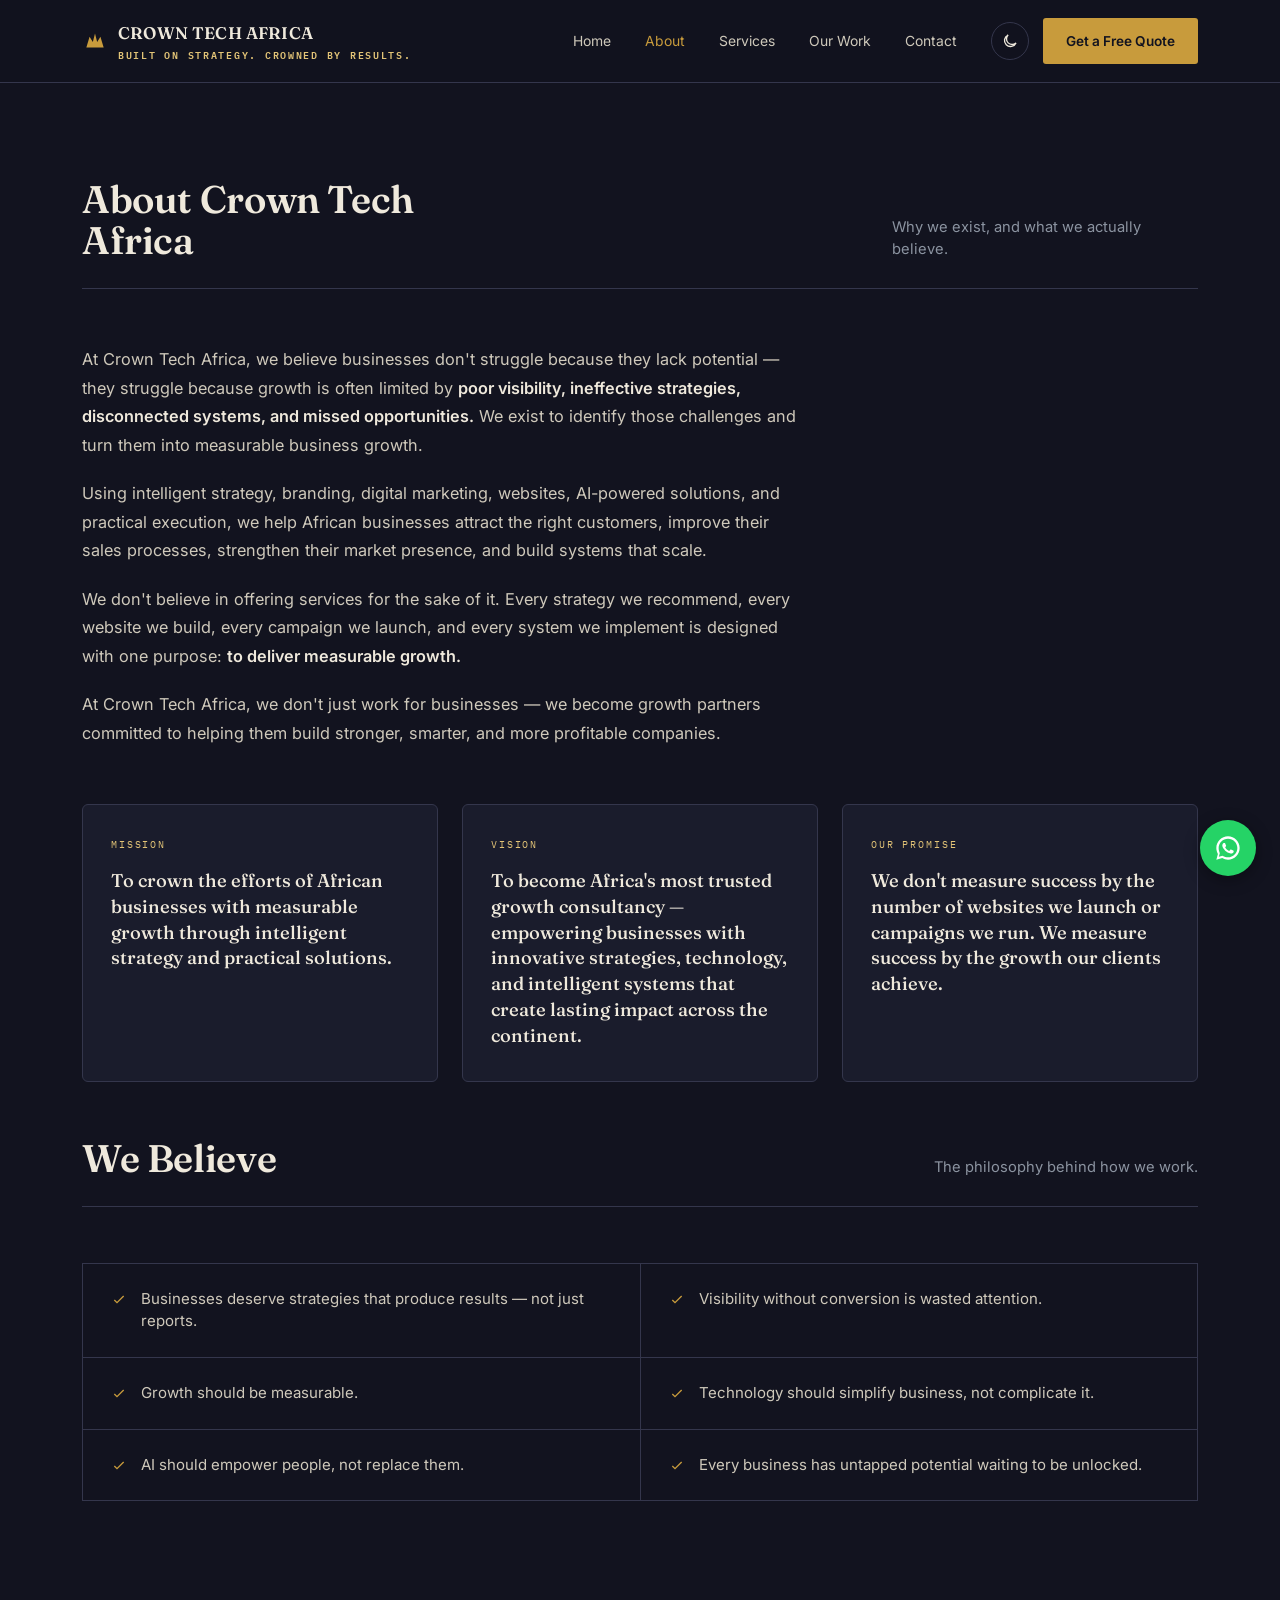
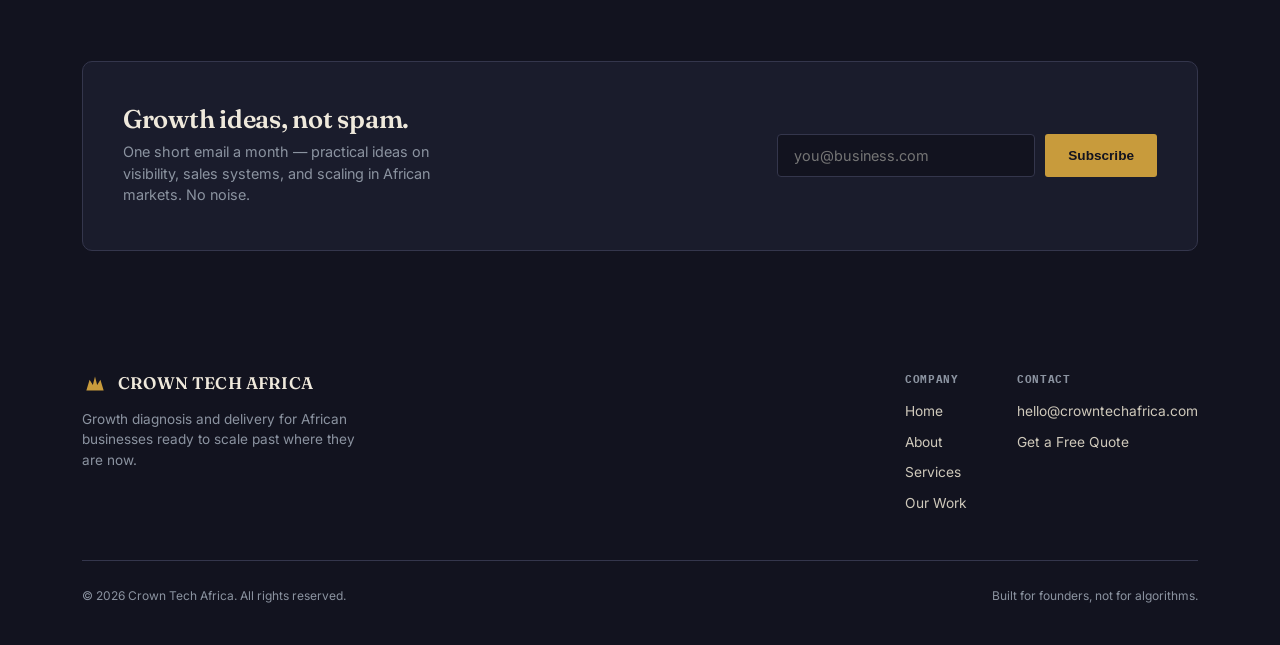
<file: about.html>
<!DOCTYPE html>
<html lang="en">
<head>
<meta charset="UTF-8">
<meta name="viewport" content="width=device-width, initial-scale=1.0">
<title>About — Crown Tech Africa</title>
<meta name="description" content="Why Crown Tech Africa exists: our mission, vision, and the philosophy behind how we work.">
<link rel="icon" type="image/svg+xml" href="data:image/svg+xml,%3Csvg xmlns='http://www.w3.org/2000/svg' viewBox='0 0 32 32'%3E%3Crect width='32' height='32' rx='6' fill='%230e0f1a'/%3E%3Cpath fill='%23c89b3c' d='M6 24 L9 11 L13 17 L16 7 L19 17 L23 11 L26 24 Z'/%3E%3C/svg%3E">
<link href="https://fonts.googleapis.com/css2?family=Fraunces:ital,opsz,wght@0,9..144,400;0,9..144,500;0,9..144,600;0,9..144,700;1,9..144,500&family=Inter:wght@400;500;600;700&family=IBM+Plex+Mono:wght@400;500&display=swap" rel="stylesheet">
<link rel="stylesheet" href="styles.css">
</head>
<body>
<header>
  <div class="wrap">
    <nav>
      <a href="index.html" class="brand-link">
        <div class="brand">
          <svg viewBox="0 0 24 24" fill="#c89b3c" stroke="none"><path d="M4 18 L7 8 L10 13 L12 5 L14 13 L17 8 L20 18 Z"/></svg>
          <span>CROWN TECH AFRICA<span class="sub">Built on Strategy. Crowned by Results.</span></span>
        </div>
      </a>
      <div class="nav-menu">
        <div class="nav-links">
        <a href="index.html">Home</a>
        <a href="about.html" class="active">About</a>
        <a href="services.html">Services</a>
        <a href="works.html">Our Work</a>
        <a href="contact.html">Contact</a>
      </div>
        <div class="nav-cta">
        <button class="theme-toggle" id="themeToggle" aria-label="Toggle light and dark mode">
          <svg id="themeIcon" viewBox="0 0 24 24" fill="none" stroke="currentColor" stroke-width="1.8" stroke-linecap="round"><path d="M20 14.5A8 8 0 1 1 9.5 4a6.5 6.5 0 0 0 10.5 10.5z"/></svg>
        </button>
        <a href="contact.html" class="btn btn-gold">Get a Free Quote</a>
      </div>
      </div>
      <button class="burger" aria-label="Menu"><span></span><span></span><span></span></button>
    </nav>
  </div>
</header>

<section id="about">
  <div class="wrap">
    <div class="section-head">
      <h2>About Crown Tech Africa</h2>
      <p>Why we exist, and what we actually believe.</p>
    </div>

    <p class="about-intro">At Crown Tech Africa, we believe businesses don't struggle because they lack potential — they struggle because growth is often limited by <strong>poor visibility, ineffective strategies, disconnected systems, and missed opportunities.</strong> We exist to identify those challenges and turn them into measurable business growth.</p>

    <p class="about-intro">Using intelligent strategy, branding, digital marketing, websites, AI-powered solutions, and practical execution, we help African businesses attract the right customers, improve their sales processes, strengthen their market presence, and build systems that scale.</p>

    <p class="about-intro">We don't believe in offering services for the sake of it. Every strategy we recommend, every website we build, every campaign we launch, and every system we implement is designed with one purpose: <strong>to deliver measurable growth.</strong></p>

    <p class="about-intro">At Crown Tech Africa, we don't just work for businesses — we become growth partners committed to helping them build stronger, smarter, and more profitable companies.</p>

    <div class="pillar-grid">
      <div class="pillar-card">
        <div class="tag">Mission</div>
        <p>To crown the efforts of African businesses with measurable growth through intelligent strategy and practical solutions.</p>
      </div>
      <div class="pillar-card">
        <div class="tag">Vision</div>
        <p>To become Africa's most trusted growth consultancy — empowering businesses with innovative strategies, technology, and intelligent systems that create lasting impact across the continent.</p>
      </div>
      <div class="pillar-card">
        <div class="tag">Our Promise</div>
        <p>We don't measure success by the number of websites we launch or campaigns we run. We measure success by the growth our clients achieve.</p>
      </div>
    </div>

    <div class="section-head" style="border-top:none; padding-top:0;">
      <h2>We Believe</h2>
      <p>The philosophy behind how we work.</p>
    </div>
    <div class="belief-grid">
      <div class="belief-item">
        <svg viewBox="0 0 24 24" fill="none" stroke="currentColor" stroke-width="2"><path d="M5 12l4 4L19 6"/></svg>
        <p>Businesses deserve strategies that produce results — not just reports.</p>
      </div>
      <div class="belief-item">
        <svg viewBox="0 0 24 24" fill="none" stroke="currentColor" stroke-width="2"><path d="M5 12l4 4L19 6"/></svg>
        <p>Visibility without conversion is wasted attention.</p>
      </div>
      <div class="belief-item">
        <svg viewBox="0 0 24 24" fill="none" stroke="currentColor" stroke-width="2"><path d="M5 12l4 4L19 6"/></svg>
        <p>Growth should be measurable.</p>
      </div>
      <div class="belief-item">
        <svg viewBox="0 0 24 24" fill="none" stroke="currentColor" stroke-width="2"><path d="M5 12l4 4L19 6"/></svg>
        <p>Technology should simplify business, not complicate it.</p>
      </div>
      <div class="belief-item">
        <svg viewBox="0 0 24 24" fill="none" stroke="currentColor" stroke-width="2"><path d="M5 12l4 4L19 6"/></svg>
        <p>AI should empower people, not replace them.</p>
      </div>
      <div class="belief-item">
        <svg viewBox="0 0 24 24" fill="none" stroke="currentColor" stroke-width="2"><path d="M5 12l4 4L19 6"/></svg>
        <p>Every business has untapped potential waiting to be unlocked.</p>
      </div>
    </div>
  </div>
</section>


<section class="newsletter">
  <div class="wrap">
    <div class="newsletter-box">
      <div>
        <h2>Growth ideas, not spam.</h2>
        <p>One short email a month — practical ideas on visibility, sales systems, and scaling in African markets. No noise.</p>
      </div>
      <form id="newsletterForm" class="newsletter-form">
        <input type="email" id="newsletterEmail" placeholder="you@business.com" required>
        <button type="submit" class="btn btn-gold">Subscribe</button>
      </form>
    </div>
  </div>
</section>

<footer>
  <div class="wrap">
    <div class="footer-top">
      <div class="footer-brand">
        <div class="brand">
          <svg viewBox="0 0 24 24" fill="#c89b3c" stroke="none"><path d="M4 18 L7 8 L10 13 L12 5 L14 13 L17 8 L20 18 Z"/></svg>
          <span>CROWN TECH AFRICA</span>
        </div>
        <p>Growth diagnosis and delivery for African businesses ready to scale past where they are now.</p>
      </div>
      <div class="footer-links">
        <div class="footer-col">
          <h4 class="mono">Company</h4>
          <a href="index.html">Home</a>
          <a href="about.html">About</a>
          <a href="services.html">Services</a>
          <a href="works.html">Our Work</a>
        </div>
        <div class="footer-col">
          <h4 class="mono">Contact</h4>
          <a href="mailto:hello@crowntechafrica.com">hello@crowntechafrica.com</a>
          <a href="contact.html">Get a Free Quote</a>
        </div>
      </div>
    </div>
    <div class="footer-bottom">
      <span>© 2026 Crown Tech Africa. All rights reserved.</span>
      <span>Built for founders, not for algorithms.</span>
    </div>
  </div>
</footer>

<a href="https://wa.me/2348143482595" target="_blank" rel="noopener" class="whatsapp-float" aria-label="Chat on WhatsApp">
  <svg viewBox="0 0 24 24" fill="currentColor"><path d="M12 2C6.48 2 2 6.48 2 12c0 1.85.5 3.58 1.35 5.07L2 22l5.06-1.33A9.94 9.94 0 0 0 12 22c5.52 0 10-4.48 10-10S17.52 2 12 2zm0 18c-1.6 0-3.1-.44-4.38-1.2l-.31-.19-3.15.83.84-3.07-.2-.32A7.94 7.94 0 0 1 4 12c0-4.41 3.59-8 8-8s8 3.59 8 8-3.59 8-8 8zm4.3-5.98c-.24-.12-1.4-.69-1.62-.77-.22-.08-.38-.12-.54.12-.16.24-.62.77-.76.93-.14.16-.28.18-.52.06-.24-.12-1-.37-1.9-1.17-.7-.62-1.18-1.39-1.31-1.63-.14-.24-.01-.37.11-.49.11-.11.24-.28.36-.42.12-.14.16-.24.24-.4.08-.16.04-.3-.02-.42-.06-.12-.54-1.3-.74-1.78-.2-.47-.4-.4-.54-.41-.14-.01-.3-.01-.46-.01-.16 0-.42.06-.64.3-.22.24-.84.82-.84 2s.86 2.32.98 2.48c.12.16 1.7 2.6 4.12 3.64.58.25 1.03.4 1.38.51.58.18 1.1.16 1.52.1.46-.07 1.4-.57 1.6-1.12.2-.55.2-1.02.14-1.12-.06-.1-.22-.16-.46-.28z"/></svg>
</a>

<script src="script.js"></script>
</body>
</html>
</file>
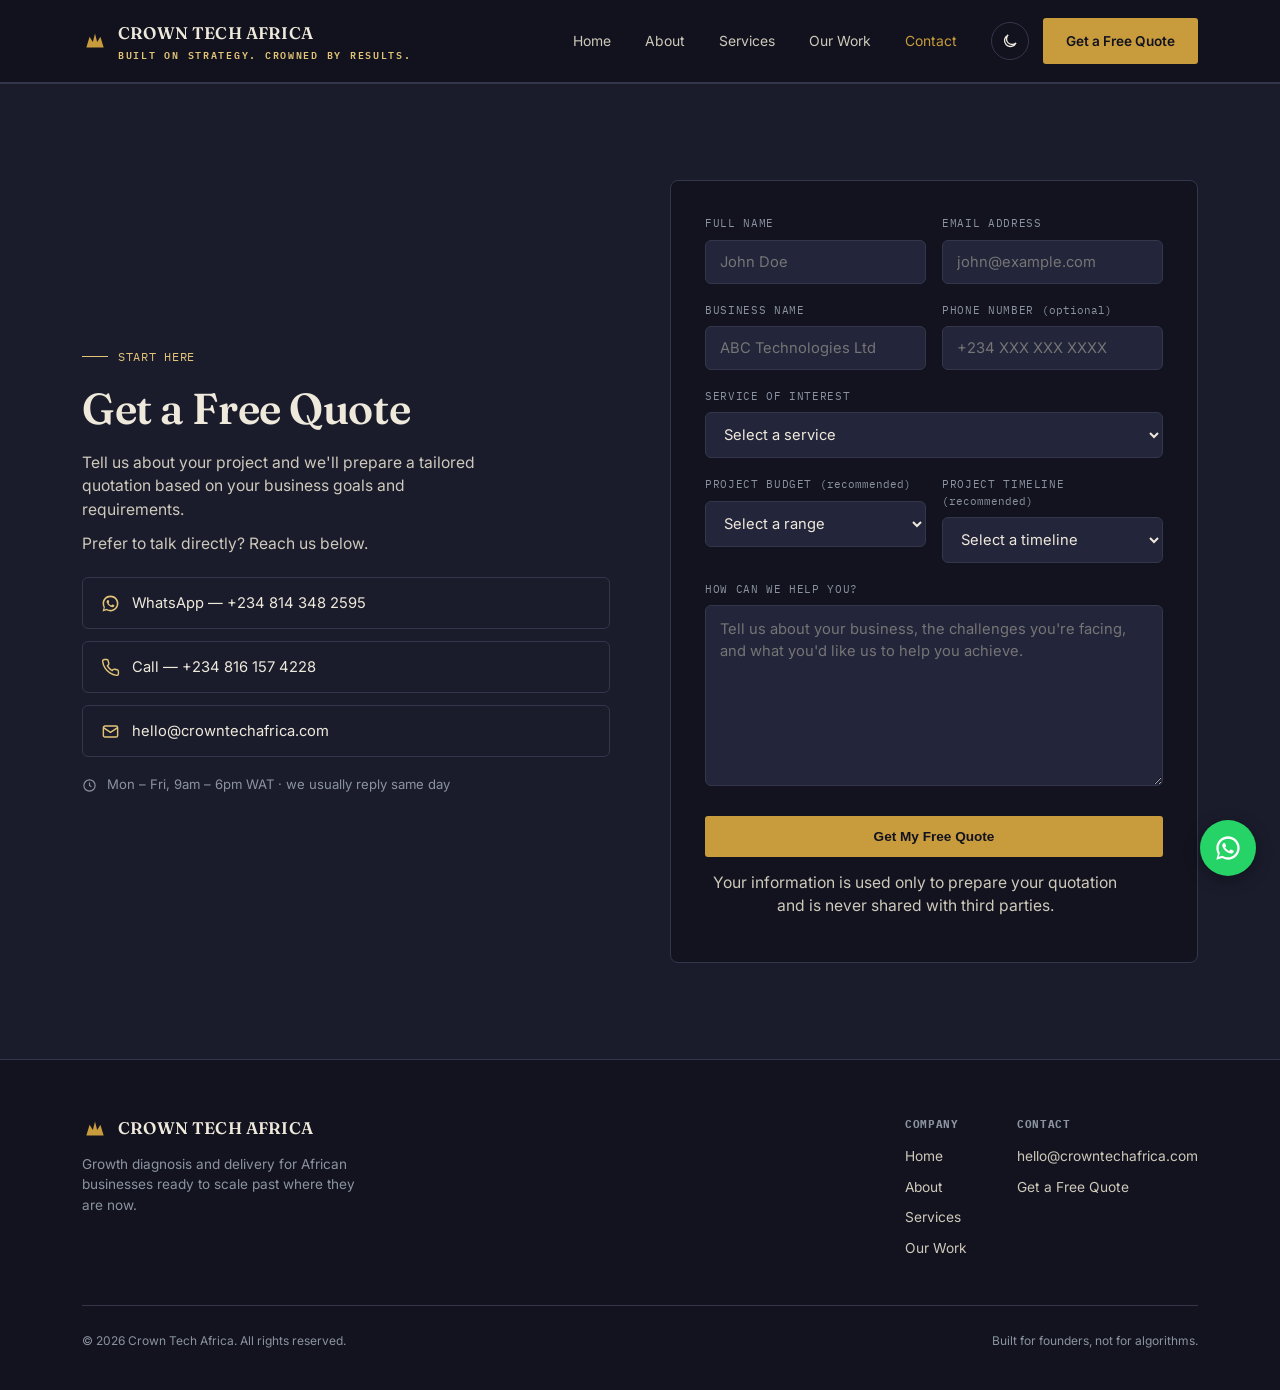
<file: contact.html>
<!DOCTYPE html>
<html lang="en">
<head>
<meta charset="UTF-8">
<meta name="viewport" content="width=device-width, initial-scale=1.0">
<title>Get a Free Quote — Crown Tech Africa</title>
<meta name="description" content="Tell us about your project and get a tailored quotation from Crown Tech Africa.">
<link rel="icon" type="image/svg+xml" href="data:image/svg+xml,%3Csvg xmlns='http://www.w3.org/2000/svg' viewBox='0 0 32 32'%3E%3Crect width='32' height='32' rx='6' fill='%230e0f1a'/%3E%3Cpath fill='%23c89b3c' d='M6 24 L9 11 L13 17 L16 7 L19 17 L23 11 L26 24 Z'/%3E%3C/svg%3E">
<link href="https://fonts.googleapis.com/css2?family=Fraunces:ital,opsz,wght@0,9..144,400;0,9..144,500;0,9..144,600;0,9..144,700;1,9..144,500&family=Inter:wght@400;500;600;700&family=IBM+Plex+Mono:wght@400;500&display=swap" rel="stylesheet">
<link rel="stylesheet" href="styles.css">
</head>
<body>
<header>
  <div class="wrap">
    <nav>
      <a href="index.html" class="brand-link">
        <div class="brand">
          <svg viewBox="0 0 24 24" fill="#c89b3c" stroke="none"><path d="M4 18 L7 8 L10 13 L12 5 L14 13 L17 8 L20 18 Z"/></svg>
          <span>CROWN TECH AFRICA<span class="sub">Built on Strategy. Crowned by Results.</span></span>
        </div>
      </a>
      <div class="nav-menu">
        <div class="nav-links">
        <a href="index.html">Home</a>
        <a href="about.html">About</a>
        <a href="services.html">Services</a>
        <a href="works.html">Our Work</a>
        <a href="contact.html" class="active">Contact</a>
      </div>
        <div class="nav-cta">
        <button class="theme-toggle" id="themeToggle" aria-label="Toggle light and dark mode">
          <svg id="themeIcon" viewBox="0 0 24 24" fill="none" stroke="currentColor" stroke-width="1.8" stroke-linecap="round"><path d="M20 14.5A8 8 0 1 1 9.5 4a6.5 6.5 0 0 0 10.5 10.5z"/></svg>
        </button>
        <a href="contact.html" class="btn btn-gold">Get a Free Quote</a>
      </div>
      </div>
      <button class="burger" aria-label="Menu"><span></span><span></span><span></span></button>
    </nav>
  </div>
</header>

<section class="contact" id="contact">
  <div class="wrap">
    <div class="contact-grid">
      <div>
        <div class="eyebrow mono">Start Here</div>
        <h2>Get a Free Quote</h2>
        <p>Tell us about your project and we'll prepare a tailored quotation based on your business goals and requirements.</p>
        <p>Prefer to talk directly? Reach us below.</p>
        <div class="contact-links">
          <a href="https://wa.me/2348143482595" target="_blank" rel="noopener" class="contact-link">
            <svg viewBox="0 0 24 24" fill="currentColor"><path d="M12 2C6.48 2 2 6.48 2 12c0 1.85.5 3.58 1.35 5.07L2 22l5.06-1.33A9.94 9.94 0 0 0 12 22c5.52 0 10-4.48 10-10S17.52 2 12 2zm0 18c-1.6 0-3.1-.44-4.38-1.2l-.31-.19-3.15.83.84-3.07-.2-.32A7.94 7.94 0 0 1 4 12c0-4.41 3.59-8 8-8s8 3.59 8 8-3.59 8-8 8zm4.3-5.98c-.24-.12-1.4-.69-1.62-.77-.22-.08-.38-.12-.54.12-.16.24-.62.77-.76.93-.14.16-.28.18-.52.06-.24-.12-1-.37-1.9-1.17-.7-.62-1.18-1.39-1.31-1.63-.14-.24-.01-.37.11-.49.11-.11.24-.28.36-.42.12-.14.16-.24.24-.4.08-.16.04-.3-.02-.42-.06-.12-.54-1.3-.74-1.78-.2-.47-.4-.4-.54-.41-.14-.01-.3-.01-.46-.01-.16 0-.42.06-.64.3-.22.24-.84.82-.84 2s.86 2.32.98 2.48c.12.16 1.7 2.6 4.12 3.64.58.25 1.03.4 1.38.51.58.18 1.1.16 1.52.1.46-.07 1.4-.57 1.6-1.12.2-.55.2-1.02.14-1.12-.06-.1-.22-.16-.46-.28z"/></svg>
            <span>WhatsApp — +234 814 348 2595</span>
          </a>
          <a href="tel:+2348161574228" class="contact-link">
            <svg viewBox="0 0 24 24" fill="none" stroke="currentColor" stroke-width="1.8"><path d="M22 16.92v3a2 2 0 0 1-2.18 2 19.79 19.79 0 0 1-8.63-3.07 19.5 19.5 0 0 1-6-6 19.79 19.79 0 0 1-3.07-8.67A2 2 0 0 1 4.11 2h3a2 2 0 0 1 2 1.72c.127.96.362 1.903.7 2.81a2 2 0 0 1-.45 2.11L8.09 9.91a16 16 0 0 0 6 6l1.27-1.27a2 2 0 0 1 2.11-.45c.907.338 1.85.573 2.81.7A2 2 0 0 1 22 16.92z"/></svg>
            <span>Call — +234 816 157 4228</span>
          </a>
          <a href="mailto:hello@crowntechafrica.com" class="contact-link">
            <svg viewBox="0 0 24 24" fill="none" stroke="currentColor" stroke-width="1.8"><rect x="3" y="5" width="18" height="14" rx="2"/><path d="M3 7l9 6 9-6"/></svg>
            <span>hello@crowntechafrica.com</span>
          </a>
        </div>
        <div class="hours-note">
          <svg viewBox="0 0 24 24" fill="none" stroke="currentColor" stroke-width="1.8"><circle cx="12" cy="12" r="9"/><path d="M12 7v5l3 2"/></svg>
          <span>Mon – Fri, 9am – 6pm WAT · we usually reply same day</span>
        </div>
      </div>
      <div class="form-panel">
        <form id="quoteForm" name="quote-request" method="POST" data-netlify="true" netlify-honeypot="bot-field">
          <input type="hidden" name="form-name" value="quote-request">
          <p style="display:none;">
            <label>Don't fill this out if you're human: <input name="bot-field"></label>
          </p>

          <div class="field-row">
            <div class="field">
              <label for="q-name" class="mono">Full Name</label>
              <input id="q-name" name="name" type="text" placeholder="John Doe" required>
            </div>
            <div class="field">
              <label for="q-email" class="mono">Email Address</label>
              <input id="q-email" name="email" type="email" placeholder="john@example.com" required>
            </div>
          </div>

          <div class="field-row">
            <div class="field">
              <label for="q-business" class="mono">Business Name</label>
              <input id="q-business" name="business" type="text" placeholder="ABC Technologies Ltd" required>
            </div>
            <div class="field">
              <label for="q-phone" class="mono">Phone Number <span class="field-optional">(optional)</span></label>
              <input id="q-phone" name="phone" type="tel" placeholder="+234 XXX XXX XXXX">
            </div>
          </div>

          <div class="field">
            <label for="q-service" class="mono">Service of Interest</label>
            <select id="q-service" name="service" required>
              <option value="">Select a service</option>
              <option>Brand Strategy</option>
              <option>Brand Identity &amp; Design</option>
              <option>Website Development</option>
              <option>E-Commerce Development</option>
              <option>Digital Marketing</option>
              <option>Social Media Management</option>
              <option>Search Engine Optimisation (SEO)</option>
              <option>AI Business Automation</option>
              <option>Business Consultation</option>
              <option>CRM &amp; Workflow Automation</option>
              <option>UI/UX Design</option>
              <option>Custom Software Development</option>
              <option>Other</option>
            </select>
          </div>

          <div class="field-row">
            <div class="field">
              <label for="q-budget" class="mono">Project Budget <span class="field-optional">(recommended)</span></label>
              <select id="q-budget" name="budget">
                <option value="">Select a range</option>
                <option>Under $500</option>
                <option>$500 – $1,000</option>
                <option>$1,000 – $3,000</option>
                <option>$3,000 – $5,000</option>
                <option>$5,000+</option>
              </select>
            </div>
            <div class="field">
              <label for="q-timeline" class="mono">Project Timeline <span class="field-optional">(recommended)</span></label>
              <select id="q-timeline" name="timeline">
                <option value="">Select a timeline</option>
                <option>ASAP</option>
                <option>Within 2 Weeks</option>
                <option>Within 1 Month</option>
                <option>1–3 Months</option>
                <option>Flexible</option>
              </select>
            </div>
          </div>

          <div class="field">
            <label for="q-message" class="mono">How Can We Help You?</label>
            <textarea id="q-message" name="message" rows="7" placeholder="Tell us about your business, the challenges you're facing, and what you'd like us to help you achieve." required></textarea>
          </div>

          <button type="submit" class="btn btn-gold" id="quoteSubmitBtn">
            <span class="btn-spinner"></span>
            <span class="btn-label">Get My Free Quote</span>
          </button>
        </form>

        <div class="quote-success" id="quoteSuccess">
          <svg viewBox="0 0 24 24" fill="none" stroke="currentColor" stroke-width="1.6"><circle cx="12" cy="12" r="10"/><path d="M8 12l3 3 5-6"/></svg>
          <h3>Thank You!</h3>
          <p>We've received your enquiry. A member of the Crown Tech Africa team will review your requirements and send a tailored quotation to your email within 24–48 hours. In the meantime, feel free to explore our latest insights and services.</p>
          <button class="btn btn-ghost" id="quoteReturnBtn" type="button">Return to Homepage</button>
        </div>

        <p class="form-note">Your information is used only to prepare your quotation and is never shared with third parties.</p>
      </div>
    </div>
  </div>
</section>

<footer>
  <div class="wrap">
    <div class="footer-top">
      <div class="footer-brand">
        <div class="brand">
          <svg viewBox="0 0 24 24" fill="#c89b3c" stroke="none"><path d="M4 18 L7 8 L10 13 L12 5 L14 13 L17 8 L20 18 Z"/></svg>
          <span>CROWN TECH AFRICA</span>
        </div>
        <p>Growth diagnosis and delivery for African businesses ready to scale past where they are now.</p>
      </div>
      <div class="footer-links">
        <div class="footer-col">
          <h4 class="mono">Company</h4>
          <a href="index.html">Home</a>
          <a href="about.html">About</a>
          <a href="services.html">Services</a>
          <a href="works.html">Our Work</a>
        </div>
        <div class="footer-col">
          <h4 class="mono">Contact</h4>
          <a href="mailto:hello@crowntechafrica.com">hello@crowntechafrica.com</a>
          <a href="contact.html">Get a Free Quote</a>
        </div>
      </div>
    </div>
    <div class="footer-bottom">
      <span>© 2026 Crown Tech Africa. All rights reserved.</span>
      <span>Built for founders, not for algorithms.</span>
    </div>
  </div>
</footer>

<a href="https://wa.me/2348143482595" target="_blank" rel="noopener" class="whatsapp-float" aria-label="Chat on WhatsApp">
  <svg viewBox="0 0 24 24" fill="currentColor"><path d="M12 2C6.48 2 2 6.48 2 12c0 1.85.5 3.58 1.35 5.07L2 22l5.06-1.33A9.94 9.94 0 0 0 12 22c5.52 0 10-4.48 10-10S17.52 2 12 2zm0 18c-1.6 0-3.1-.44-4.38-1.2l-.31-.19-3.15.83.84-3.07-.2-.32A7.94 7.94 0 0 1 4 12c0-4.41 3.59-8 8-8s8 3.59 8 8-3.59 8-8 8zm4.3-5.98c-.24-.12-1.4-.69-1.62-.77-.22-.08-.38-.12-.54.12-.16.24-.62.77-.76.93-.14.16-.28.18-.52.06-.24-.12-1-.37-1.9-1.17-.7-.62-1.18-1.39-1.31-1.63-.14-.24-.01-.37.11-.49.11-.11.24-.28.36-.42.12-.14.16-.24.24-.4.08-.16.04-.3-.02-.42-.06-.12-.54-1.3-.74-1.78-.2-.47-.4-.4-.54-.41-.14-.01-.3-.01-.46-.01-.16 0-.42.06-.64.3-.22.24-.84.82-.84 2s.86 2.32.98 2.48c.12.16 1.7 2.6 4.12 3.64.58.25 1.03.4 1.38.51.58.18 1.1.16 1.52.1.46-.07 1.4-.57 1.6-1.12.2-.55.2-1.02.14-1.12-.06-.1-.22-.16-.46-.28z"/></svg>
</a>

<script src="script.js"></script>
</body>
</html>
</file>
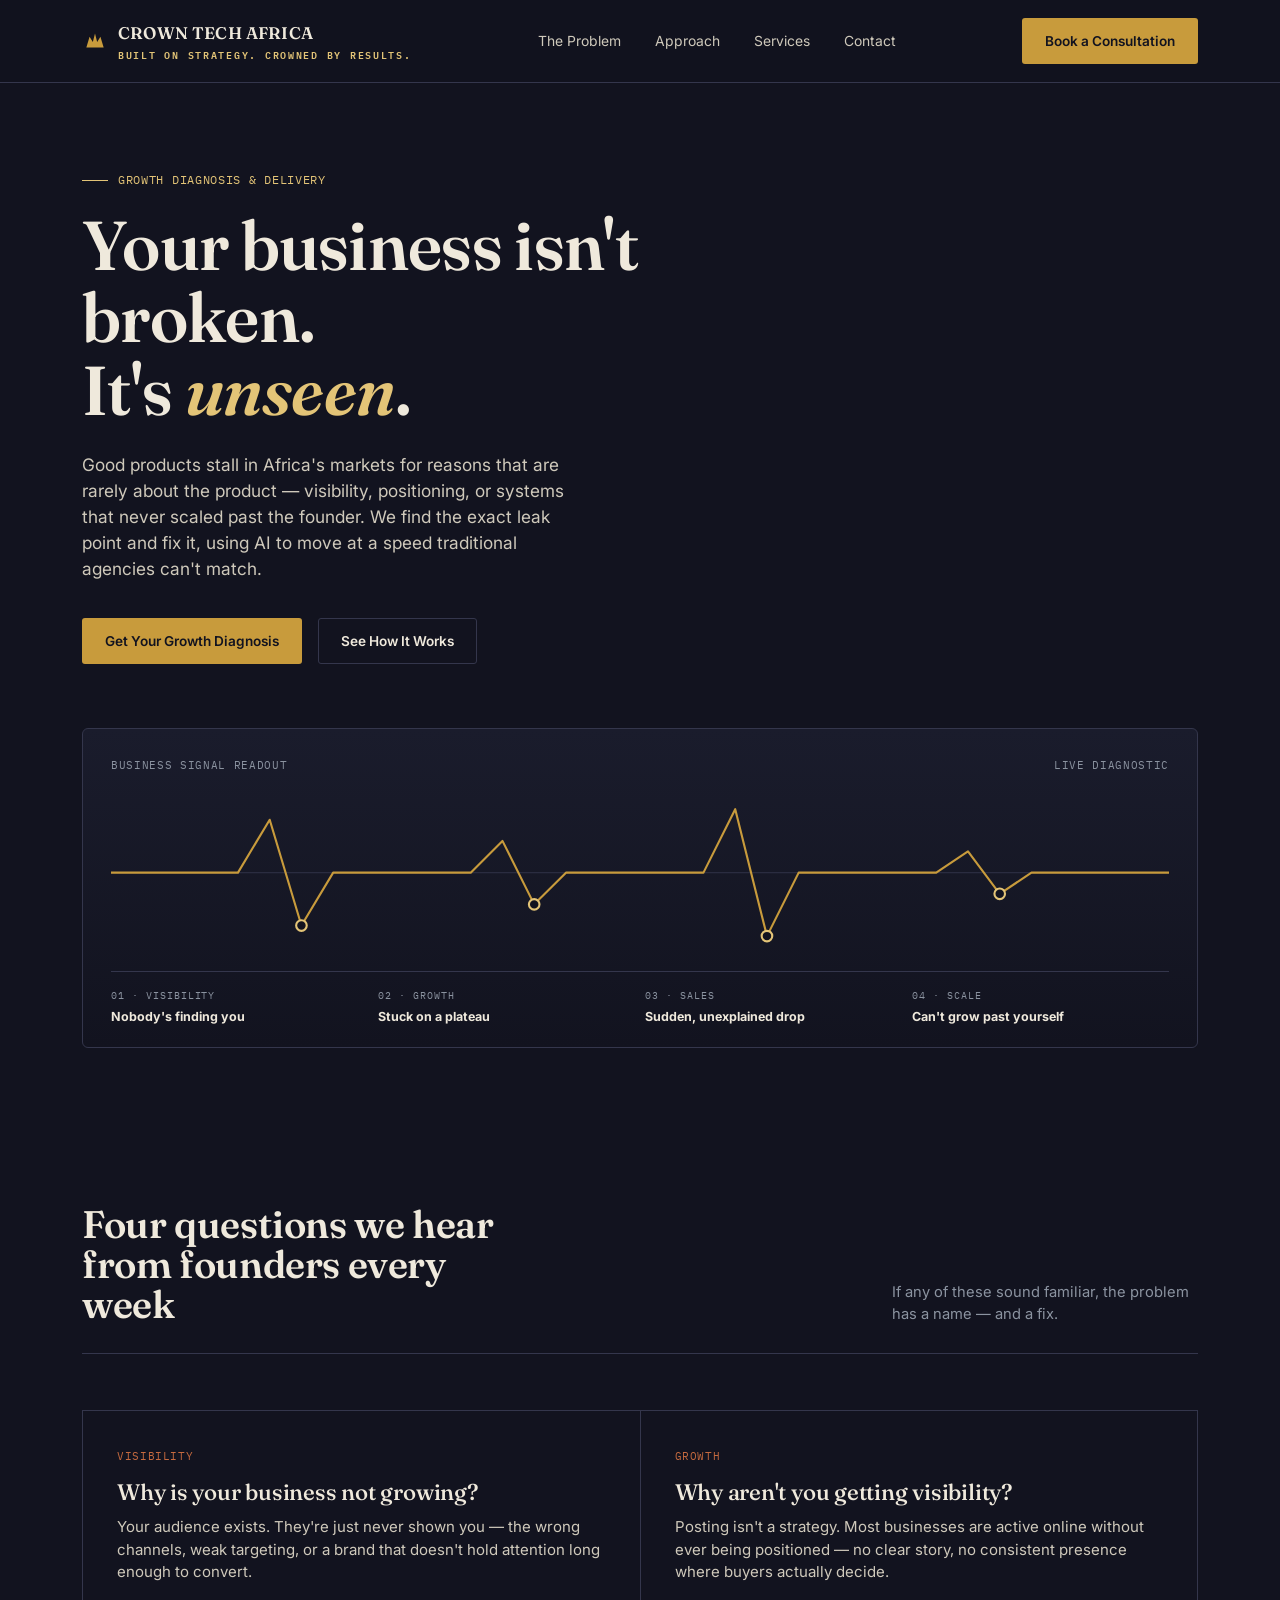
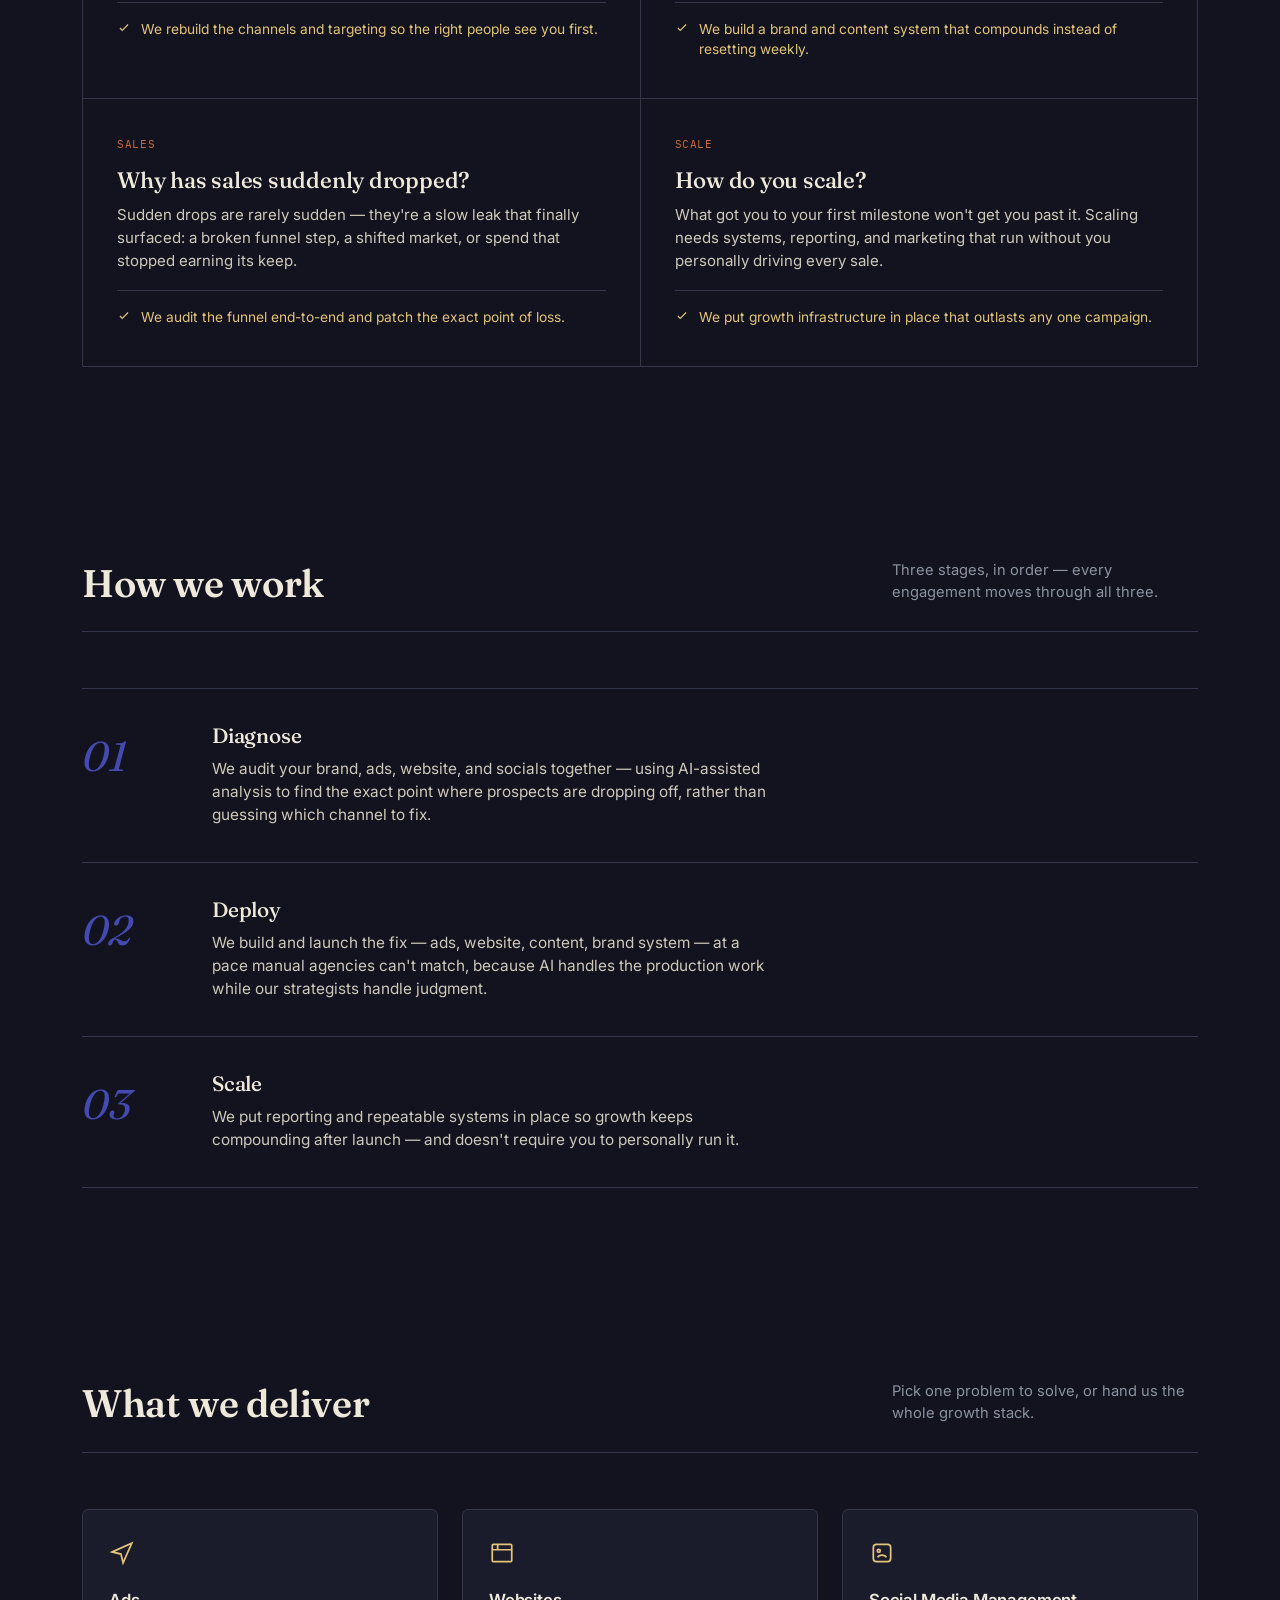
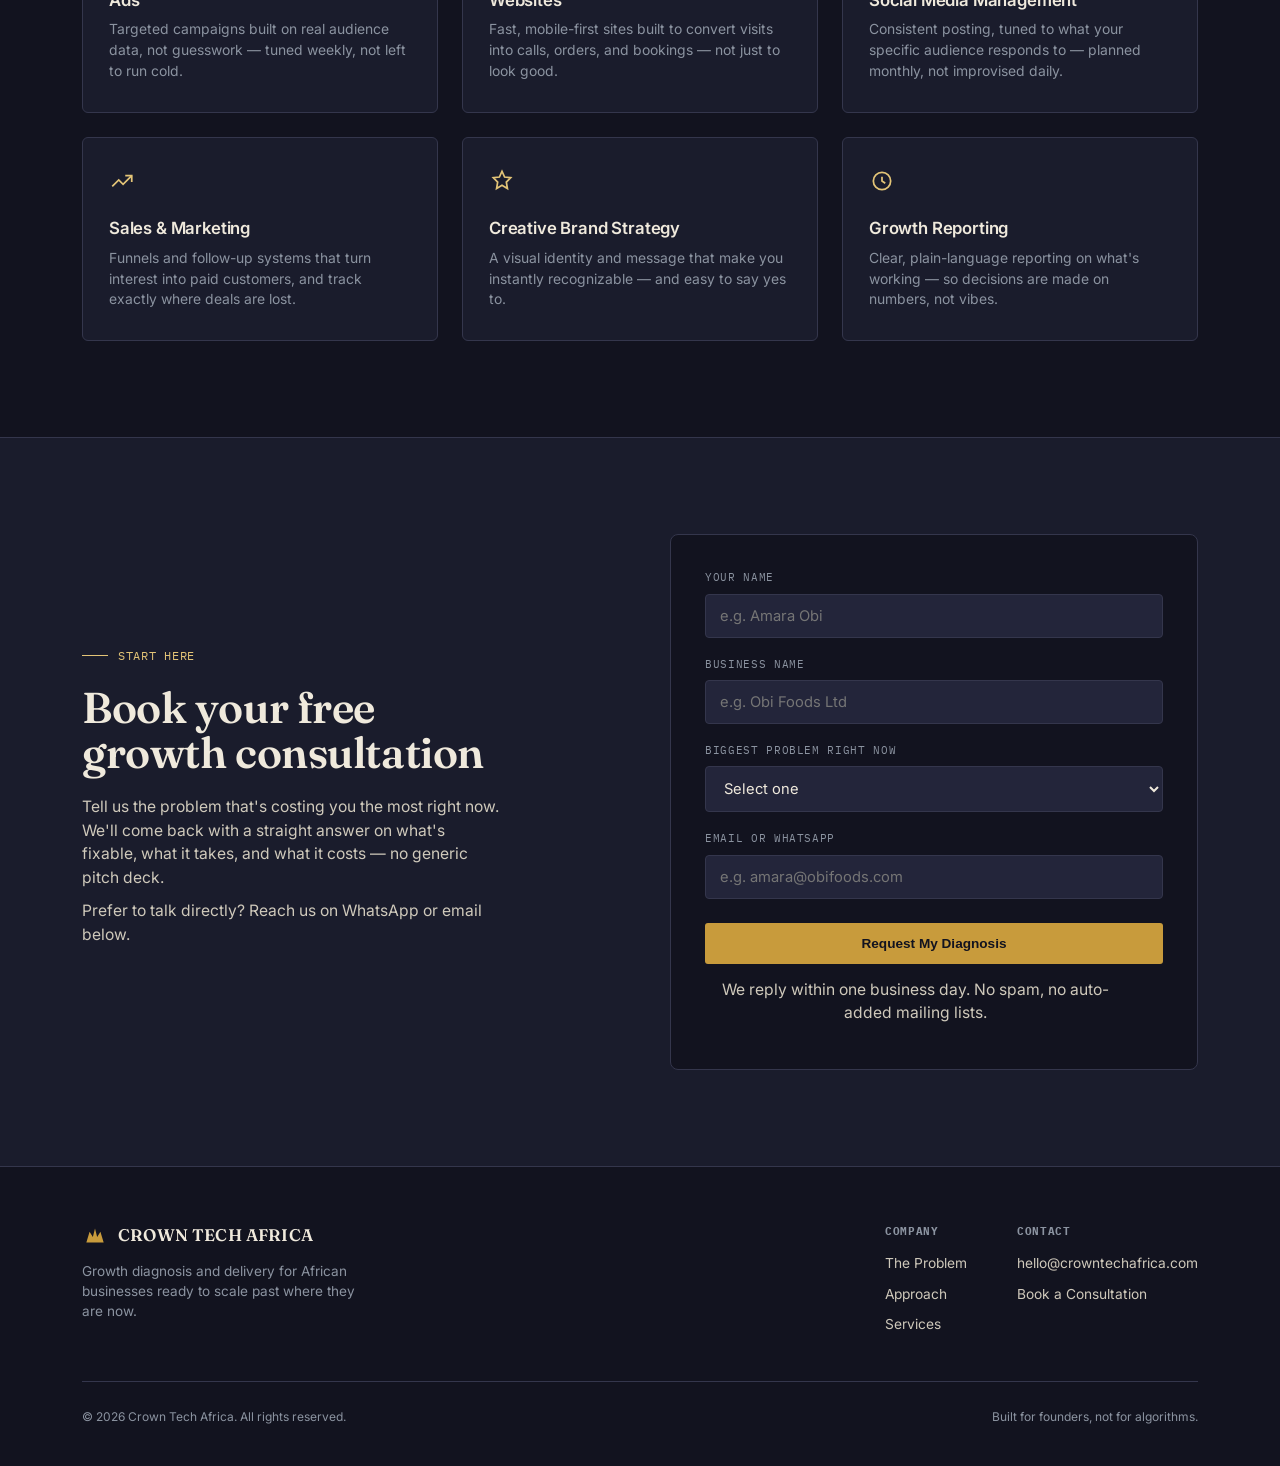
<file: index_4.html>
<!DOCTYPE html>
<html lang="en">
<head>
<meta charset="UTF-8">
<meta name="viewport" content="width=device-width, initial-scale=1.0">
<title>Crown Tech Africa — Growth Diagnosis for African Businesses</title>
<link rel="icon" type="image/svg+xml" href="data:image/svg+xml,%3Csvg xmlns='http://www.w3.org/2000/svg' viewBox='0 0 32 32'%3E%3Crect width='32' height='32' rx='6' fill='%230e0f1a'/%3E%3Cpath fill='%23c89b3c' d='M6 24 L9 11 L13 17 L16 7 L19 17 L23 11 L26 24 Z'/%3E%3C/svg%3E">
<link rel="preconnect" href="https://fonts.googleapis.com">
<link href="https://fonts.googleapis.com/css2?family=Fraunces:ital,opsz,wght@0,9..144,400;0,9..144,500;0,9..144,600;0,9..144,700;1,9..144,500&family=Inter:wght@400;500;600;700&family=IBM+Plex+Mono:wght@400;500&display=swap" rel="stylesheet">
<style>
  :root{
    --ink: #12131f;
    --ink-2: #1a1c2c;
    --ink-3: #23253a;
    --parchment: #efe9dc;
    --parchment-dim: #cfc9bb;
    --gold: #c89b3c;
    --gold-soft: #e3c477;
    --indigo: #454ab0;
    --ember: #c56a3f;
    --line: #34364c;
    --sage: #8b93a0;
  }

  *{box-sizing:border-box; margin:0; padding:0;}

  html{scroll-behavior:smooth;}

  body{
    background:var(--ink);
    color:var(--parchment);
    font-family:'Inter', sans-serif;
    line-height:1.5;
    overflow-x:hidden;
  }

  h1,h2,h3{
    font-family:'Fraunces', serif;
    font-weight:600;
    letter-spacing:-0.01em;
    line-height:1.05;
  }

  .mono{
    font-family:'IBM Plex Mono', monospace;
    letter-spacing:0.06em;
    text-transform:uppercase;
  }

  a{color:inherit; text-decoration:none;}

  .wrap{
    max-width:1180px;
    margin:0 auto;
    padding:0 32px;
  }

  /* ---------- NAV ---------- */
  header{
    position:sticky; top:0; z-index:50;
    background:rgba(18,19,31,0.85);
    backdrop-filter: blur(10px);
    border-bottom:1px solid var(--line);
  }
  nav{
    display:flex; align-items:center; justify-content:space-between;
    padding:18px 0;
  }
  .brand{
    display:flex; align-items:center; gap:10px;
    font-family:'Fraunces', serif;
    font-weight:600;
    font-size:1.05rem;
    letter-spacing:0.01em;
  }
  .brand svg{width:26px; height:26px; flex-shrink:0;}
  .brand .sub{
    display:block;
    font-family:'IBM Plex Mono', monospace;
    font-size:0.6rem;
    letter-spacing:0.18em;
    color:var(--gold-soft);
    text-transform:uppercase;
    margin-top:1px;
  }
  .nav-links{
    display:flex; gap:34px; align-items:center;
  }
  .nav-links a{
    font-size:0.87rem; color:var(--parchment-dim);
    transition:color .2s ease;
  }
  .nav-links a:hover{color:var(--gold-soft);}
  .btn{
    display:inline-flex; align-items:center; gap:8px;
    padding:12px 22px;
    border-radius:3px;
    font-size:0.85rem;
    font-weight:600;
    cursor:pointer;
    border:1px solid transparent;
    transition:all .2s ease;
  }
  .btn-gold{
    background:var(--gold);
    color:var(--ink);
  }
  .btn-gold:hover{background:var(--gold-soft); transform:translateY(-1px);}
  .btn-ghost{
    border-color:var(--line);
    color:var(--parchment);
  }
  .btn-ghost:hover{border-color:var(--gold-soft); color:var(--gold-soft);}
  .nav-cta{display:flex;}
  .burger{display:none; background:none; border:none; cursor:pointer; padding:8px;}
  .burger span{display:block; width:22px; height:2px; background:var(--parchment); margin:5px 0;}

  /* ---------- HERO ---------- */
  .hero{
    padding:88px 0 60px;
    position:relative;
  }
  .eyebrow{
    font-size:0.72rem;
    color:var(--gold-soft);
    margin-bottom:20px;
    display:flex; align-items:center; gap:10px;
  }
  .eyebrow::before{
    content:'';
    width:26px; height:1px;
    background:var(--gold-soft);
  }
  .hero h1{
    font-size:clamp(2.4rem, 5.4vw, 4.4rem);
    max-width:14ch;
    color:var(--parchment);
  }
  .hero h1 em{
    font-style:italic;
    color:var(--gold-soft);
  }
  .hero-sub{
    max-width:46ch;
    font-size:1.08rem;
    color:var(--parchment-dim);
    margin:26px 0 36px;
  }
  .hero-cta{display:flex; gap:16px; flex-wrap:wrap; margin-bottom:64px;}

  /* signature pulse diagnostic */
  .pulse-panel{
    border:1px solid var(--line);
    border-radius:6px;
    background:linear-gradient(180deg, var(--ink-2), var(--ink));
    padding:28px 28px 20px;
  }
  .pulse-head{
    display:flex; justify-content:space-between; align-items:baseline;
    margin-bottom:14px;
    font-size:0.7rem;
    color:var(--sage);
  }
  .pulse-svg{width:100%; height:auto; display:block;}
  .pulse-line{
    fill:none;
    stroke:var(--gold);
    stroke-width:2;
    stroke-linecap:round;
    stroke-linejoin:round;
    stroke-dasharray:1400;
    stroke-dashoffset:1400;
    animation:draw 2.4s ease forwards 0.3s;
  }
  @keyframes draw{ to{ stroke-dashoffset:0; } }
  .pulse-dot{ fill:var(--ink); stroke:var(--gold-soft); stroke-width:2; }
  .pulse-labels{
    display:grid;
    grid-template-columns:repeat(4, 1fr);
    gap:10px;
    margin-top:14px;
    padding-top:16px;
    border-top:1px solid var(--line);
  }
  .pulse-labels div{font-size:0.65rem; color:var(--sage);}
  .pulse-labels strong{display:block; color:var(--parchment); font-size:0.78rem; margin-top:4px; font-family:'Inter',sans-serif; text-transform:none; letter-spacing:0;}

  @media (prefers-reduced-motion: reduce){
    .pulse-line{ animation:none; stroke-dashoffset:0; }
  }

  /* ---------- SECTION SHARED ---------- */
  section{padding:96px 0;}
  .section-head{
    display:flex; justify-content:space-between; align-items:flex-end;
    flex-wrap:wrap; gap:20px;
    margin-bottom:56px;
    border-bottom:1px solid var(--line);
    padding-bottom:28px;
  }
  .section-head h2{
    font-size:clamp(1.7rem, 3vw, 2.5rem);
    max-width:16ch;
  }
  .section-head p{
    max-width:34ch;
    color:var(--sage);
    font-size:0.92rem;
  }

  /* ---------- DIAGNOSIS ---------- */
  .diag-grid{
    display:grid;
    grid-template-columns:repeat(2, 1fr);
    gap:1px;
    background:var(--line);
    border:1px solid var(--line);
  }
  .diag-card{
    background:var(--ink);
    padding:38px 34px;
    transition:background .25s ease;
  }
  .diag-card:hover{background:var(--ink-2);}
  .diag-tag{
    font-size:0.66rem;
    color:var(--ember);
    margin-bottom:16px;
  }
  .diag-card h3{
    font-size:1.4rem;
    color:var(--parchment);
    margin-bottom:12px;
    font-weight:500;
  }
  .diag-card p{
    color:var(--parchment-dim);
    font-size:0.94rem;
    margin-bottom:18px;
  }
  .diag-fix{
    display:flex; gap:10px; align-items:flex-start;
    font-size:0.86rem;
    color:var(--gold-soft);
    border-top:1px solid var(--line);
    padding-top:16px;
  }
  .diag-fix svg{flex-shrink:0; margin-top:2px; width:14px; height:14px;}

  /* ---------- APPROACH ---------- */
  .approach-list{display:flex; flex-direction:column;}
  .approach-item{
    display:grid;
    grid-template-columns:100px 1fr;
    gap:30px;
    padding:36px 0;
    border-top:1px solid var(--line);
  }
  .approach-item:last-child{border-bottom:1px solid var(--line);}
  .approach-num{
    font-family:'Fraunces', serif;
    font-style:italic;
    font-size:2.6rem;
    color:var(--indigo);
  }
  .approach-item h3{
    font-size:1.3rem;
    color:var(--parchment);
    margin-bottom:10px;
    font-weight:500;
  }
  .approach-item p{
    color:var(--parchment-dim);
    max-width:56ch;
    font-size:0.96rem;
  }

  /* ---------- SERVICES ---------- */
  .services-grid{
    display:grid;
    grid-template-columns:repeat(3, 1fr);
    gap:24px;
  }
  .service-card{
    border:1px solid var(--line);
    border-radius:6px;
    padding:30px 26px;
    background:var(--ink-2);
    transition:border-color .2s ease, transform .2s ease;
  }
  .service-card:hover{
    border-color:var(--gold);
    transform:translateY(-3px);
  }
  .service-card svg{width:26px; height:26px; color:var(--gold-soft); margin-bottom:20px;}
  .service-card h3{
    font-size:1.05rem;
    font-weight:600;
    font-family:'Inter', sans-serif;
    color:var(--parchment);
    margin-bottom:10px;
  }
  .service-card p{
    font-size:0.87rem;
    color:var(--sage);
  }

  /* ---------- CTA / CONTACT ---------- */
  .contact{
    background:var(--ink-2);
    border-top:1px solid var(--line);
    border-bottom:1px solid var(--line);
  }
  .contact-grid{
    display:grid;
    grid-template-columns:1fr 1fr;
    gap:60px;
    align-items:center;
  }
  .contact h2{
    font-size:clamp(1.8rem, 3.4vw, 2.7rem);
    margin-bottom:20px;
  }
  .contact p{color:var(--parchment-dim); max-width:42ch; font-size:0.98rem; margin-bottom:10px;}
  .form-panel{
    background:var(--ink);
    border:1px solid var(--line);
    border-radius:8px;
    padding:34px;
  }
  .field{margin-bottom:18px;}
  .field label{
    display:block;
    font-size:0.68rem;
    color:var(--sage);
    margin-bottom:8px;
  }
  .field input, .field select{
    width:100%;
    background:var(--ink-3);
    border:1px solid var(--line);
    border-radius:4px;
    padding:12px 14px;
    color:var(--parchment);
    font-family:'Inter', sans-serif;
    font-size:0.92rem;
  }
  .field input:focus, .field select:focus{
    outline:2px solid var(--gold-soft);
    outline-offset:1px;
    border-color:var(--gold-soft);
  }
  .form-panel .btn{width:100%; justify-content:center; margin-top:6px;}
  .form-note{font-size:0.72rem; color:var(--sage); margin-top:14px; text-align:center;}

  /* ---------- FOOTER ---------- */
  footer{padding:56px 0 40px;}
  .footer-top{
    display:flex; justify-content:space-between; align-items:flex-start;
    flex-wrap:wrap; gap:30px;
    padding-bottom:36px;
    border-bottom:1px solid var(--line);
    margin-bottom:26px;
  }
  .footer-brand p{color:var(--sage); font-size:0.85rem; max-width:32ch; margin-top:12px;}
  .footer-links{display:flex; gap:50px; flex-wrap:wrap;}
  .footer-col h4{font-size:0.68rem; color:var(--sage); margin-bottom:14px;}
  .footer-col a{display:block; font-size:0.86rem; color:var(--parchment-dim); margin-bottom:10px;}
  .footer-col a:hover{color:var(--gold-soft);}
  .footer-bottom{display:flex; justify-content:space-between; font-size:0.75rem; color:var(--sage); flex-wrap:wrap; gap:10px;}

  /* ---------- RESPONSIVE ---------- */
  @media (max-width: 860px){
    .nav-links, .nav-cta{display:none;}
    .burger{display:block;}
    .diag-grid{grid-template-columns:1fr;}
    .services-grid{grid-template-columns:1fr 1fr;}
    .contact-grid{grid-template-columns:1fr;}
    .pulse-labels{grid-template-columns:repeat(2,1fr); row-gap:14px;}
    .approach-item{grid-template-columns:1fr; gap:8px;}
  }
  @media (max-width: 560px){
    .wrap{padding:0 20px;}
    .services-grid{grid-template-columns:1fr;}
    section{padding:64px 0;}
    .hero{padding-top:48px;}
  }

  :focus-visible{outline:2px solid var(--gold-soft); outline-offset:2px;}
</style>
</head>
<body>

<header>
  <div class="wrap">
    <nav>
      <div class="brand">
        <svg viewBox="0 0 24 24" fill="#c89b3c" stroke="none"><path d="M4 18 L7 8 L10 13 L12 5 L14 13 L17 8 L20 18 Z"/></svg>
        <span>CROWN TECH AFRICA<span class="sub">Built on Strategy. Crowned by Results.</span></span>
      </div>
      <div class="nav-links">
        <a href="#diagnosis">The Problem</a>
        <a href="#approach">Approach</a>
        <a href="#services">Services</a>
        <a href="#contact">Contact</a>
      </div>
      <div class="nav-cta">
        <a href="#contact" class="btn btn-gold">Book a Consultation</a>
      </div>
      <button class="burger" aria-label="Menu"><span></span><span></span><span></span></button>
    </nav>
  </div>
</header>

<section class="hero">
  <div class="wrap">
    <div class="eyebrow mono">Growth Diagnosis &amp; Delivery</div>
    <h1>Your business isn't broken.<br>It's <em>unseen</em>.</h1>
    <p class="hero-sub">Good products stall in Africa's markets for reasons that are rarely about the product — visibility, positioning, or systems that never scaled past the founder. We find the exact leak point and fix it, using AI to move at a speed traditional agencies can't match.</p>
    <div class="hero-cta">
      <a href="#contact" class="btn btn-gold">Get Your Growth Diagnosis</a>
      <a href="#approach" class="btn btn-ghost">See How It Works</a>
    </div>

    <div class="pulse-panel">
      <div class="pulse-head mono">
        <span>Business Signal Readout</span>
        <span>Live Diagnostic</span>
      </div>
      <svg class="pulse-svg" viewBox="0 0 1000 160" preserveAspectRatio="none">
        <line x1="0" y1="80" x2="1000" y2="80" stroke="#2a2c40" stroke-width="1"/>
        <path class="pulse-line" d="M0,80 L120,80 L150,30 L180,130 L210,80 L340,80 L370,50 L400,110 L430,80 L560,80 L590,20 L620,140 L650,80 L780,80 L810,60 L840,100 L870,80 L1000,80"/>
        <circle class="pulse-dot" cx="180" cy="130" r="5"/>
        <circle class="pulse-dot" cx="400" cy="110" r="5"/>
        <circle class="pulse-dot" cx="620" cy="140" r="5"/>
        <circle class="pulse-dot" cx="840" cy="100" r="5"/>
      </svg>
      <div class="pulse-labels mono">
        <div>01 · Visibility<strong>Nobody's finding you</strong></div>
        <div>02 · Growth<strong>Stuck on a plateau</strong></div>
        <div>03 · Sales<strong>Sudden, unexplained drop</strong></div>
        <div>04 · Scale<strong>Can't grow past yourself</strong></div>
      </div>
    </div>
  </div>
</section>

<section id="diagnosis">
  <div class="wrap">
    <div class="section-head">
      <h2>Four questions we hear<br>from founders every week</h2>
      <p>If any of these sound familiar, the problem has a name — and a fix.</p>
    </div>
    <div class="diag-grid">
      <div class="diag-card">
        <div class="diag-tag mono">Visibility</div>
        <h3>Why is your business not growing?</h3>
        <p>Your audience exists. They're just never shown you — the wrong channels, weak targeting, or a brand that doesn't hold attention long enough to convert.</p>
        <div class="diag-fix">
          <svg viewBox="0 0 24 24" fill="none" stroke="currentColor" stroke-width="2"><path d="M5 12l4 4L19 6"/></svg>
          We rebuild the channels and targeting so the right people see you first.
        </div>
      </div>
      <div class="diag-card">
        <div class="diag-tag mono">Growth</div>
        <h3>Why aren't you getting visibility?</h3>
        <p>Posting isn't a strategy. Most businesses are active online without ever being positioned — no clear story, no consistent presence where buyers actually decide.</p>
        <div class="diag-fix">
          <svg viewBox="0 0 24 24" fill="none" stroke="currentColor" stroke-width="2"><path d="M5 12l4 4L19 6"/></svg>
          We build a brand and content system that compounds instead of resetting weekly.
        </div>
      </div>
      <div class="diag-card">
        <div class="diag-tag mono">Sales</div>
        <h3>Why has sales suddenly dropped?</h3>
        <p>Sudden drops are rarely sudden — they're a slow leak that finally surfaced: a broken funnel step, a shifted market, or spend that stopped earning its keep.</p>
        <div class="diag-fix">
          <svg viewBox="0 0 24 24" fill="none" stroke="currentColor" stroke-width="2"><path d="M5 12l4 4L19 6"/></svg>
          We audit the funnel end-to-end and patch the exact point of loss.
        </div>
      </div>
      <div class="diag-card">
        <div class="diag-tag mono">Scale</div>
        <h3>How do you scale?</h3>
        <p>What got you to your first milestone won't get you past it. Scaling needs systems, reporting, and marketing that run without you personally driving every sale.</p>
        <div class="diag-fix">
          <svg viewBox="0 0 24 24" fill="none" stroke="currentColor" stroke-width="2"><path d="M5 12l4 4L19 6"/></svg>
          We put growth infrastructure in place that outlasts any one campaign.
        </div>
      </div>
    </div>
  </div>
</section>

<section id="approach">
  <div class="wrap">
    <div class="section-head">
      <h2>How we work</h2>
      <p>Three stages, in order — every engagement moves through all three.</p>
    </div>
    <div class="approach-list">
      <div class="approach-item">
        <div class="approach-num">01</div>
        <div>
          <h3>Diagnose</h3>
          <p>We audit your brand, ads, website, and socials together — using AI-assisted analysis to find the exact point where prospects are dropping off, rather than guessing which channel to fix.</p>
        </div>
      </div>
      <div class="approach-item">
        <div class="approach-num">02</div>
        <div>
          <h3>Deploy</h3>
          <p>We build and launch the fix — ads, website, content, brand system — at a pace manual agencies can't match, because AI handles the production work while our strategists handle judgment.</p>
        </div>
      </div>
      <div class="approach-item">
        <div class="approach-num">03</div>
        <div>
          <h3>Scale</h3>
          <p>We put reporting and repeatable systems in place so growth keeps compounding after launch — and doesn't require you to personally run it.</p>
        </div>
      </div>
    </div>
  </div>
</section>

<section id="services">
  <div class="wrap">
    <div class="section-head">
      <h2>What we deliver</h2>
      <p>Pick one problem to solve, or hand us the whole growth stack.</p>
    </div>
    <div class="services-grid">
      <div class="service-card">
        <svg viewBox="0 0 24 24" fill="none" stroke="currentColor" stroke-width="1.6"><path d="M3 11l18-8-8 18-2-8-8-2z"/></svg>
        <h3>Ads</h3>
        <p>Targeted campaigns built on real audience data, not guesswork — tuned weekly, not left to run cold.</p>
      </div>
      <div class="service-card">
        <svg viewBox="0 0 24 24" fill="none" stroke="currentColor" stroke-width="1.6"><rect x="3" y="4" width="18" height="16" rx="1"/><path d="M3 9h18M8 4v5"/></svg>
        <h3>Websites</h3>
        <p>Fast, mobile-first sites built to convert visits into calls, orders, and bookings — not just to look good.</p>
      </div>
      <div class="service-card">
        <svg viewBox="0 0 24 24" fill="none" stroke="currentColor" stroke-width="1.6"><rect x="4" y="4" width="16" height="16" rx="3"/><circle cx="9" cy="10" r="1.4"/><path d="M8 16c1-2 3-2 4-2s3 0 4 2"/></svg>
        <h3>Social Media Management</h3>
        <p>Consistent posting, tuned to what your specific audience responds to — planned monthly, not improvised daily.</p>
      </div>
      <div class="service-card">
        <svg viewBox="0 0 24 24" fill="none" stroke="currentColor" stroke-width="1.6"><path d="M3 17l6-6 4 4 8-8"/><path d="M15 7h6v6"/></svg>
        <h3>Sales &amp; Marketing</h3>
        <p>Funnels and follow-up systems that turn interest into paid customers, and track exactly where deals are lost.</p>
      </div>
      <div class="service-card">
        <svg viewBox="0 0 24 24" fill="none" stroke="currentColor" stroke-width="1.6"><path d="M12 3l2.4 5.3L20 9l-4 4 1 6-5-3-5 3 1-6-4-4 5.6-.7z"/></svg>
        <h3>Creative Brand Strategy</h3>
        <p>A visual identity and message that make you instantly recognizable — and easy to say yes to.</p>
      </div>
      <div class="service-card">
        <svg viewBox="0 0 24 24" fill="none" stroke="currentColor" stroke-width="1.6"><circle cx="12" cy="12" r="8"/><path d="M12 8v4l3 2"/></svg>
        <h3>Growth Reporting</h3>
        <p>Clear, plain-language reporting on what's working — so decisions are made on numbers, not vibes.</p>
      </div>
    </div>
  </div>
</section>

<section class="contact" id="contact">
  <div class="wrap">
    <div class="contact-grid">
      <div>
        <div class="eyebrow mono">Start Here</div>
        <h2>Book your free<br>growth consultation</h2>
        <p>Tell us the problem that's costing you the most right now. We'll come back with a straight answer on what's fixable, what it takes, and what it costs — no generic pitch deck.</p>
        <p>Prefer to talk directly? Reach us on WhatsApp or email below.</p>
      </div>
      <div class="form-panel">
        <form id="consultForm">
          <div class="field">
            <label for="name" class="mono">Your Name</label>
            <input id="name" type="text" placeholder="e.g. Amara Obi" required>
          </div>
          <div class="field">
            <label for="business" class="mono">Business Name</label>
            <input id="business" type="text" placeholder="e.g. Obi Foods Ltd" required>
          </div>
          <div class="field">
            <label for="problem" class="mono">Biggest Problem Right Now</label>
            <select id="problem" required>
              <option value="">Select one</option>
              <option>Visibility — nobody's finding us</option>
              <option>Growth — stuck on a plateau</option>
              <option>Sales — sudden drop</option>
              <option>Scale — can't grow past ourselves</option>
              <option>Not sure — need a full diagnosis</option>
            </select>
          </div>
          <div class="field">
            <label for="contact-info" class="mono">Email or WhatsApp</label>
            <input id="contact-info" type="text" placeholder="e.g. amara@obifoods.com" required>
          </div>
          <button type="submit" class="btn btn-gold">Request My Diagnosis</button>
        </form>
        <p class="form-note">We reply within one business day. No spam, no auto-added mailing lists.</p>
      </div>
    </div>
  </div>
</section>

<footer>
  <div class="wrap">
    <div class="footer-top">
      <div class="footer-brand">
        <div class="brand">
          <svg viewBox="0 0 24 24" fill="#c89b3c" stroke="none"><path d="M4 18 L7 8 L10 13 L12 5 L14 13 L17 8 L20 18 Z"/></svg>
          <span>CROWN TECH AFRICA</span>
        </div>
        <p>Growth diagnosis and delivery for African businesses ready to scale past where they are now.</p>
      </div>
      <div class="footer-links">
        <div class="footer-col">
          <h4 class="mono">Company</h4>
          <a href="#diagnosis">The Problem</a>
          <a href="#approach">Approach</a>
          <a href="#services">Services</a>
        </div>
        <div class="footer-col">
          <h4 class="mono">Contact</h4>
          <a href="mailto:hello@crowntechafrica.com">hello@crowntechafrica.com</a>
          <a href="#contact">Book a Consultation</a>
        </div>
      </div>
    </div>
    <div class="footer-bottom">
      <span>© 2026 Crown Tech Africa. All rights reserved.</span>
      <span>Built for founders, not for algorithms.</span>
    </div>
  </div>
</footer>

<script>
  // Mobile menu toggle
  const burger = document.querySelector('.burger');
  const navLinks = document.querySelector('.nav-links');
  const navCta = document.querySelector('.nav-cta');
  burger.addEventListener('click', () => {
    const open = navLinks.style.display === 'flex';
    navLinks.style.display = open ? 'none' : 'flex';
    navCta.style.display = open ? 'none' : 'flex';
    navLinks.style.flexDirection = 'column';
    navLinks.style.position = 'absolute';
    navLinks.style.top = '64px';
    navLinks.style.left = '0';
    navLinks.style.right = '0';
    navLinks.style.background = '#12131f';
    navLinks.style.padding = '20px 32px';
    navLinks.style.borderBottom = '1px solid #34364c';
    navCta.style.position = 'absolute';
    navCta.style.top = navLinks.style.display === 'flex' ? '210px' : '0';
    navCta.style.left = '32px';
  });

  // Contact form — placeholder handler (no backend wired up yet)
  document.getElementById('consultForm').addEventListener('submit', function(e){
    e.preventDefault();
    const name = document.getElementById('name').value;
    const business = document.getElementById('business').value;
    const problem = document.getElementById('problem').value;
    const contactInfo = document.getElementById('contact-info').value;
    const subject = encodeURIComponent('Growth Consultation Request — ' + business);
    const body = encodeURIComponent(
      'Name: ' + name + '\n' +
      'Business: ' + business + '\n' +
      'Biggest problem: ' + problem + '\n' +
      'Contact: ' + contactInfo
    );
    window.location.href = 'mailto:hello@crowntechafrica.com?subject=' + subject + '&body=' + body;
  });
</script>

</body>
</html>
</file>
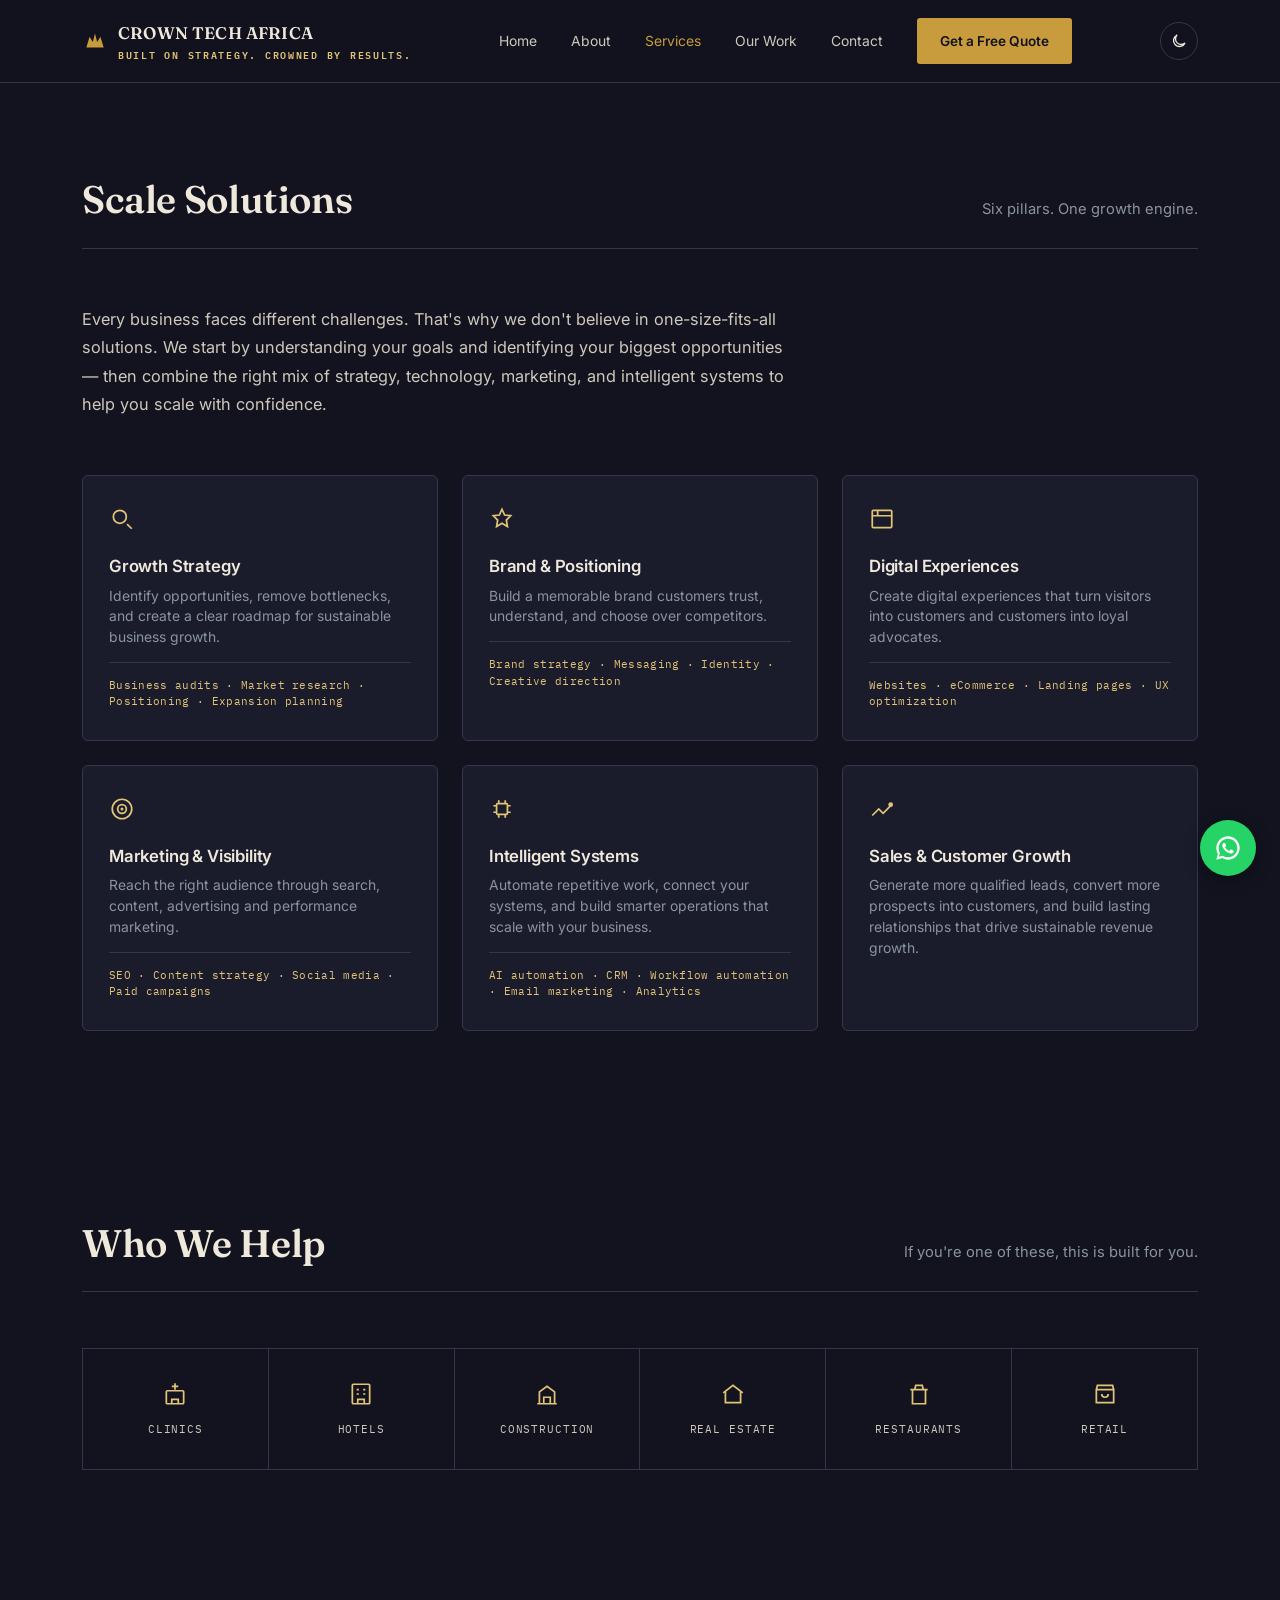
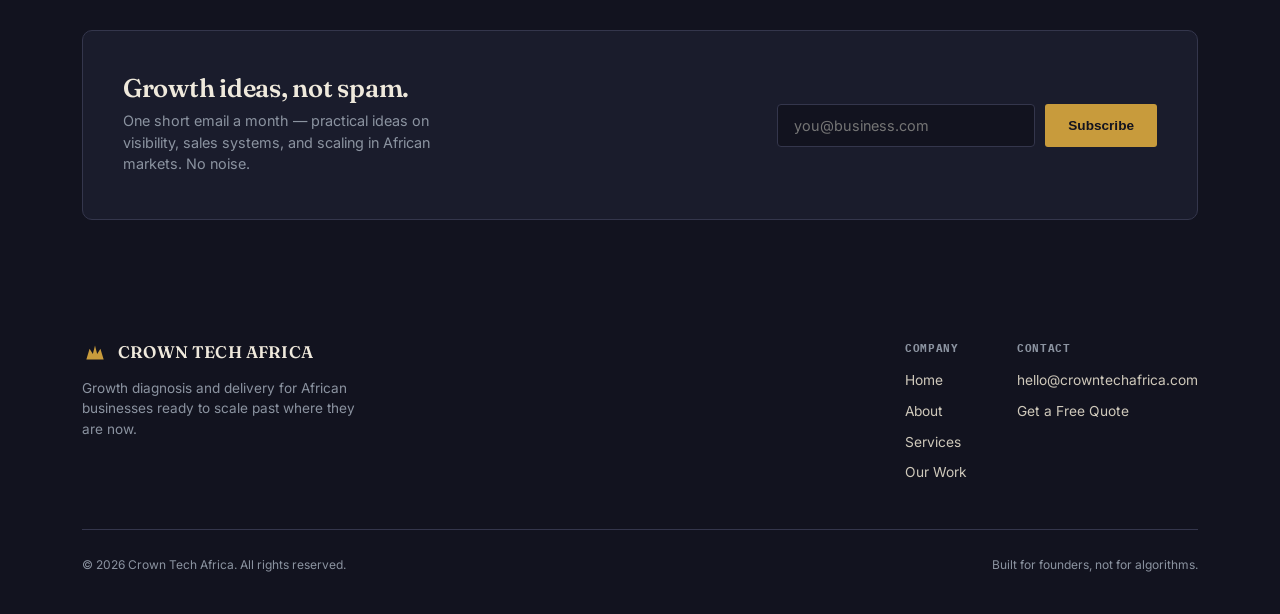
<file: services.html>
<!DOCTYPE html>
<html lang="en">
<head>
<meta charset="UTF-8">
<meta name="viewport" content="width=device-width, initial-scale=1.0">
<title>Services — Crown Tech Africa</title>
<meta name="description" content="Ads, websites, social media management, sales & marketing, and brand strategy for African businesses.">
<link rel="icon" type="image/svg+xml" href="data:image/svg+xml,%3Csvg xmlns='http://www.w3.org/2000/svg' viewBox='0 0 32 32'%3E%3Crect width='32' height='32' rx='6' fill='%230e0f1a'/%3E%3Cpath fill='%23c89b3c' d='M6 24 L9 11 L13 17 L16 7 L19 17 L23 11 L26 24 Z'/%3E%3C/svg%3E">
<link href="https://fonts.googleapis.com/css2?family=Fraunces:ital,opsz,wght@0,9..144,400;0,9..144,500;0,9..144,600;0,9..144,700;1,9..144,500&family=Inter:wght@400;500;600;700&family=IBM+Plex+Mono:wght@400;500&display=swap" rel="stylesheet">
<link rel="stylesheet" href="styles.css">
</head>
<body>
<header>
  <div class="wrap">
    <nav>
      <a href="index.html" class="brand-link">
        <div class="brand">
          <svg viewBox="0 0 24 24" fill="#c89b3c" stroke="none"><path d="M4 18 L7 8 L10 13 L12 5 L14 13 L17 8 L20 18 Z"/></svg>
          <span>CROWN TECH AFRICA<span class="sub">Built on Strategy. Crowned by Results.</span></span>
        </div>
      </a>
      <div class="nav-menu">
        <div class="nav-links">
        <a href="index.html">Home</a>
        <a href="about.html">About</a>
        <a href="services.html" class="active">Services</a>
        <a href="works.html">Our Work</a>
        <a href="contact.html">Contact</a>
      </div>
        <div class="nav-cta">
<a href="contact.html" class="btn btn-gold">Get a Free Quote</a>
      </div>
      </div>
      <div class="nav-controls">
        <button class="theme-toggle" id="themeToggle" aria-label="Toggle light and dark mode">
          <svg id="themeIcon" viewBox="0 0 24 24" fill="none" stroke="currentColor" stroke-width="1.8" stroke-linecap="round"><path d="M20 14.5A8 8 0 1 1 9.5 4a6.5 6.5 0 0 0 10.5 10.5z"/></svg>
        </button>
        <button class="burger" aria-label="Menu"><span></span><span></span><span></span></button>
      </div>
    </nav>
  </div>
</header>

<section id="services">
  <div class="wrap">
    <div class="section-head">
      <h2>Scale Solutions</h2>
      <p>Six pillars. One growth engine.</p>
    </div>
    <p class="about-intro" style="margin-bottom:56px;">Every business faces different challenges. That's why we don't believe in one-size-fits-all solutions. We start by understanding your goals and identifying your biggest opportunities — then combine the right mix of strategy, technology, marketing, and intelligent systems to help you scale with confidence.</p>
    <div class="services-grid">
      <div class="service-card">
        <svg viewBox="0 0 24 24" fill="none" stroke="currentColor" stroke-width="1.6"><circle cx="10" cy="10" r="6"/><path d="M21 21l-4.35-4.35"/></svg>
        <h3>Growth Strategy</h3>
        <p>Identify opportunities, remove bottlenecks, and create a clear roadmap for sustainable business growth.</p>
        <div class="service-tags">Business audits · Market research · Positioning · Expansion planning</div>
      </div>
      <div class="service-card">
        <svg viewBox="0 0 24 24" fill="none" stroke="currentColor" stroke-width="1.6"><path d="M12 3l2.4 5.3L20 9l-4 4 1 6-5-3-5 3 1-6-4-4 5.6-.7z"/></svg>
        <h3>Brand &amp; Positioning</h3>
        <p>Build a memorable brand customers trust, understand, and choose over competitors.</p>
        <div class="service-tags">Brand strategy · Messaging · Identity · Creative direction</div>
      </div>
      <div class="service-card">
        <svg viewBox="0 0 24 24" fill="none" stroke="currentColor" stroke-width="1.6"><rect x="3" y="4" width="18" height="16" rx="1"/><path d="M3 9h18M8 4v5"/></svg>
        <h3>Digital Experiences</h3>
        <p>Create digital experiences that turn visitors into customers and customers into loyal advocates.</p>
        <div class="service-tags">Websites · eCommerce · Landing pages · UX optimization</div>
      </div>
      <div class="service-card">
        <svg viewBox="0 0 24 24" fill="none" stroke="currentColor" stroke-width="1.6"><circle cx="12" cy="12" r="9"/><circle cx="12" cy="12" r="4"/><circle cx="12" cy="12" r="0.6" fill="currentColor"/></svg>
        <h3>Marketing &amp; Visibility</h3>
        <p>Reach the right audience through search, content, advertising and performance marketing.</p>
        <div class="service-tags">SEO · Content strategy · Social media · Paid campaigns</div>
      </div>
      <div class="service-card">
        <svg viewBox="0 0 24 24" fill="none" stroke="currentColor" stroke-width="1.6"><rect x="7" y="7" width="10" height="10" rx="1"/><path d="M9 4v3M15 4v3M9 17v3M15 17v3M4 9h3M4 15h3M17 9h3M17 15h3"/></svg>
        <h3>Intelligent Systems</h3>
        <p>Automate repetitive work, connect your systems, and build smarter operations that scale with your business.</p>
        <div class="service-tags">AI automation · CRM · Workflow automation · Email marketing · Analytics</div>
      </div>
      <div class="service-card">
        <svg viewBox="0 0 24 24" fill="none" stroke="currentColor" stroke-width="1.6"><path d="M3 18l6-6 4 4 8-8"/><circle cx="20" cy="8" r="1.4" fill="currentColor"/></svg>
        <h3>Sales &amp; Customer Growth</h3>
        <p>Generate more qualified leads, convert more prospects into customers, and build lasting relationships that drive sustainable revenue growth.</p>
      </div>
    </div>
  </div>
</section>


<section id="industries">
  <div class="wrap">
    <div class="section-head">
      <h2>Who We Help</h2>
      <p>If you're one of these, this is built for you.</p>
    </div>
    <div class="industries-grid">
      <div class="industry-card">
        <svg viewBox="0 0 24 24" fill="none" stroke="currentColor" stroke-width="1.6"><path d="M12 2v6M9 5h6"/><rect x="4" y="9" width="16" height="12" rx="1"/><path d="M9 21v-4h6v4"/></svg>
        <span>Clinics</span>
      </div>
      <div class="industry-card">
        <svg viewBox="0 0 24 24" fill="none" stroke="currentColor" stroke-width="1.6"><rect x="4" y="3" width="16" height="18" rx="1"/><path d="M8 8h2M14 8h2M8 12h2M14 12h2M9 21v-4h6v4"/></svg>
        <span>Hotels</span>
      </div>
      <div class="industry-card">
        <svg viewBox="0 0 24 24" fill="none" stroke="currentColor" stroke-width="1.6"><path d="M3 21h18M5 21V10l7-5 7 5v11M9 21v-6h6v6"/></svg>
        <span>Construction</span>
      </div>
      <div class="industry-card">
        <svg viewBox="0 0 24 24" fill="none" stroke="currentColor" stroke-width="1.6"><path d="M3 11l9-7 9 7"/><path d="M5 10v10h14V10"/></svg>
        <span>Real Estate</span>
      </div>
      <div class="industry-card">
        <svg viewBox="0 0 24 24" fill="none" stroke="currentColor" stroke-width="1.6"><path d="M4 8h16M6 8v13h12V8M9 4h6l1 4H8z"/></svg>
        <span>Restaurants</span>
      </div>
      <div class="industry-card">
        <svg viewBox="0 0 24 24" fill="none" stroke="currentColor" stroke-width="1.6"><path d="M4 8l1-4h14l1 4M4 8h16v12H4z"/><path d="M9 12a3 3 0 0 0 6 0"/></svg>
        <span>Retail</span>
      </div>
    </div>
  </div>
</section>


<section class="newsletter">
  <div class="wrap">
    <div class="newsletter-box">
      <div>
        <h2>Growth ideas, not spam.</h2>
        <p>One short email a month — practical ideas on visibility, sales systems, and scaling in African markets. No noise.</p>
      </div>
      <form id="newsletterForm" class="newsletter-form">
        <input type="email" id="newsletterEmail" placeholder="you@business.com" required>
        <button type="submit" class="btn btn-gold">Subscribe</button>
      </form>
    </div>
  </div>
</section>

<footer>
  <div class="wrap">
    <div class="footer-top">
      <div class="footer-brand">
        <div class="brand">
          <svg viewBox="0 0 24 24" fill="#c89b3c" stroke="none"><path d="M4 18 L7 8 L10 13 L12 5 L14 13 L17 8 L20 18 Z"/></svg>
          <span>CROWN TECH AFRICA</span>
        </div>
        <p>Growth diagnosis and delivery for African businesses ready to scale past where they are now.</p>
      </div>
      <div class="footer-links">
        <div class="footer-col">
          <h4 class="mono">Company</h4>
          <a href="index.html">Home</a>
          <a href="about.html">About</a>
          <a href="services.html">Services</a>
          <a href="works.html">Our Work</a>
        </div>
        <div class="footer-col">
          <h4 class="mono">Contact</h4>
          <a href="mailto:hello@crowntechafrica.com">hello@crowntechafrica.com</a>
          <a href="contact.html">Get a Free Quote</a>
        </div>
      </div>
    </div>
    <div class="footer-bottom">
      <span>© 2026 Crown Tech Africa. All rights reserved.</span>
      <span>Built for founders, not for algorithms.</span>
    </div>
  </div>
</footer>

<a href="https://wa.me/2348143482595" target="_blank" rel="noopener" class="whatsapp-float" aria-label="Chat on WhatsApp">
  <svg viewBox="0 0 24 24" fill="currentColor"><path d="M12 2C6.48 2 2 6.48 2 12c0 1.85.5 3.58 1.35 5.07L2 22l5.06-1.33A9.94 9.94 0 0 0 12 22c5.52 0 10-4.48 10-10S17.52 2 12 2zm0 18c-1.6 0-3.1-.44-4.38-1.2l-.31-.19-3.15.83.84-3.07-.2-.32A7.94 7.94 0 0 1 4 12c0-4.41 3.59-8 8-8s8 3.59 8 8-3.59 8-8 8zm4.3-5.98c-.24-.12-1.4-.69-1.62-.77-.22-.08-.38-.12-.54.12-.16.24-.62.77-.76.93-.14.16-.28.18-.52.06-.24-.12-1-.37-1.9-1.17-.7-.62-1.18-1.39-1.31-1.63-.14-.24-.01-.37.11-.49.11-.11.24-.28.36-.42.12-.14.16-.24.24-.4.08-.16.04-.3-.02-.42-.06-.12-.54-1.3-.74-1.78-.2-.47-.4-.4-.54-.41-.14-.01-.3-.01-.46-.01-.16 0-.42.06-.64.3-.22.24-.84.82-.84 2s.86 2.32.98 2.48c.12.16 1.7 2.6 4.12 3.64.58.25 1.03.4 1.38.51.58.18 1.1.16 1.52.1.46-.07 1.4-.57 1.6-1.12.2-.55.2-1.02.14-1.12-.06-.1-.22-.16-.46-.28z"/></svg>
</a>

<script src="script.js"></script>
</body>
</html>
</file>
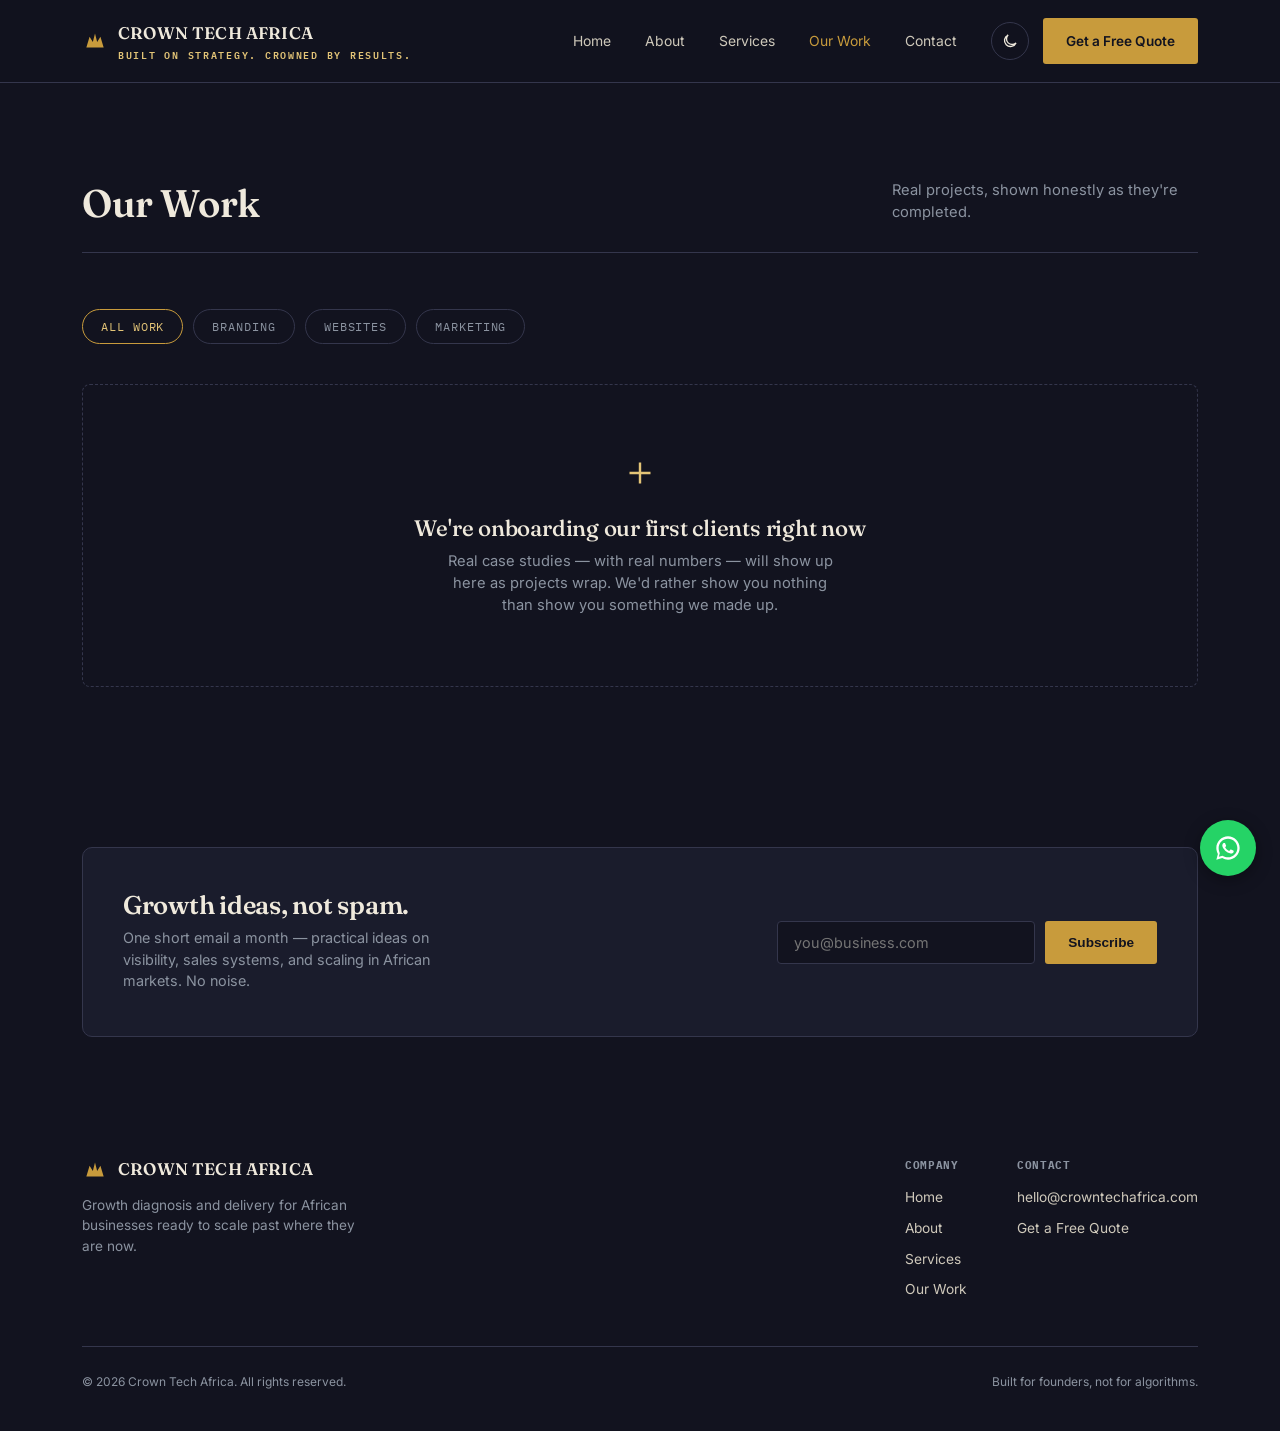
<file: works.html>
<!DOCTYPE html>
<html lang="en">
<head>
<meta charset="UTF-8">
<meta name="viewport" content="width=device-width, initial-scale=1.0">
<title>Our Work — Crown Tech Africa</title>
<meta name="description" content="Real projects from Crown Tech Africa, shown honestly as they are completed.">
<link rel="icon" type="image/svg+xml" href="data:image/svg+xml,%3Csvg xmlns='http://www.w3.org/2000/svg' viewBox='0 0 32 32'%3E%3Crect width='32' height='32' rx='6' fill='%230e0f1a'/%3E%3Cpath fill='%23c89b3c' d='M6 24 L9 11 L13 17 L16 7 L19 17 L23 11 L26 24 Z'/%3E%3C/svg%3E">
<link href="https://fonts.googleapis.com/css2?family=Fraunces:ital,opsz,wght@0,9..144,400;0,9..144,500;0,9..144,600;0,9..144,700;1,9..144,500&family=Inter:wght@400;500;600;700&family=IBM+Plex+Mono:wght@400;500&display=swap" rel="stylesheet">
<link rel="stylesheet" href="styles.css">
</head>
<body>
<header>
  <div class="wrap">
    <nav>
      <a href="index.html" class="brand-link">
        <div class="brand">
          <svg viewBox="0 0 24 24" fill="#c89b3c" stroke="none"><path d="M4 18 L7 8 L10 13 L12 5 L14 13 L17 8 L20 18 Z"/></svg>
          <span>CROWN TECH AFRICA<span class="sub">Built on Strategy. Crowned by Results.</span></span>
        </div>
      </a>
      <div class="nav-menu">
        <div class="nav-links">
        <a href="index.html">Home</a>
        <a href="about.html">About</a>
        <a href="services.html">Services</a>
        <a href="works.html" class="active">Our Work</a>
        <a href="contact.html">Contact</a>
      </div>
        <div class="nav-cta">
        <button class="theme-toggle" id="themeToggle" aria-label="Toggle light and dark mode">
          <svg id="themeIcon" viewBox="0 0 24 24" fill="none" stroke="currentColor" stroke-width="1.8" stroke-linecap="round"><path d="M20 14.5A8 8 0 1 1 9.5 4a6.5 6.5 0 0 0 10.5 10.5z"/></svg>
        </button>
        <a href="contact.html" class="btn btn-gold">Get a Free Quote</a>
      </div>
      </div>
      <button class="burger" aria-label="Menu"><span></span><span></span><span></span></button>
    </nav>
  </div>
</header>

<section id="works">
  <div class="wrap">
    <div class="section-head">
      <h2>Our Work</h2>
      <p>Real projects, shown honestly as they're completed.</p>
    </div>
    <div class="filter-tabs">
      <button class="filter-tab active">All Work</button>
      <button class="filter-tab">Branding</button>
      <button class="filter-tab">Websites</button>
      <button class="filter-tab">Marketing</button>
    </div>
    <div class="works-empty">
      <svg viewBox="0 0 24 24" fill="none" stroke="currentColor" stroke-width="1.6"><path d="M12 5v14M5 12h14"/></svg>
      <h3>We're onboarding our first clients right now</h3>
      <p>Real case studies — with real numbers — will show up here as projects wrap. We'd rather show you nothing than show you something we made up.</p>
    </div>
  </div>
</section>


<section class="newsletter">
  <div class="wrap">
    <div class="newsletter-box">
      <div>
        <h2>Growth ideas, not spam.</h2>
        <p>One short email a month — practical ideas on visibility, sales systems, and scaling in African markets. No noise.</p>
      </div>
      <form id="newsletterForm" class="newsletter-form">
        <input type="email" id="newsletterEmail" placeholder="you@business.com" required>
        <button type="submit" class="btn btn-gold">Subscribe</button>
      </form>
    </div>
  </div>
</section>

<footer>
  <div class="wrap">
    <div class="footer-top">
      <div class="footer-brand">
        <div class="brand">
          <svg viewBox="0 0 24 24" fill="#c89b3c" stroke="none"><path d="M4 18 L7 8 L10 13 L12 5 L14 13 L17 8 L20 18 Z"/></svg>
          <span>CROWN TECH AFRICA</span>
        </div>
        <p>Growth diagnosis and delivery for African businesses ready to scale past where they are now.</p>
      </div>
      <div class="footer-links">
        <div class="footer-col">
          <h4 class="mono">Company</h4>
          <a href="index.html">Home</a>
          <a href="about.html">About</a>
          <a href="services.html">Services</a>
          <a href="works.html">Our Work</a>
        </div>
        <div class="footer-col">
          <h4 class="mono">Contact</h4>
          <a href="mailto:hello@crowntechafrica.com">hello@crowntechafrica.com</a>
          <a href="contact.html">Get a Free Quote</a>
        </div>
      </div>
    </div>
    <div class="footer-bottom">
      <span>© 2026 Crown Tech Africa. All rights reserved.</span>
      <span>Built for founders, not for algorithms.</span>
    </div>
  </div>
</footer>

<a href="https://wa.me/2348143482595" target="_blank" rel="noopener" class="whatsapp-float" aria-label="Chat on WhatsApp">
  <svg viewBox="0 0 24 24" fill="currentColor"><path d="M12 2C6.48 2 2 6.48 2 12c0 1.85.5 3.58 1.35 5.07L2 22l5.06-1.33A9.94 9.94 0 0 0 12 22c5.52 0 10-4.48 10-10S17.52 2 12 2zm0 18c-1.6 0-3.1-.44-4.38-1.2l-.31-.19-3.15.83.84-3.07-.2-.32A7.94 7.94 0 0 1 4 12c0-4.41 3.59-8 8-8s8 3.59 8 8-3.59 8-8 8zm4.3-5.98c-.24-.12-1.4-.69-1.62-.77-.22-.08-.38-.12-.54.12-.16.24-.62.77-.76.93-.14.16-.28.18-.52.06-.24-.12-1-.37-1.9-1.17-.7-.62-1.18-1.39-1.31-1.63-.14-.24-.01-.37.11-.49.11-.11.24-.28.36-.42.12-.14.16-.24.24-.4.08-.16.04-.3-.02-.42-.06-.12-.54-1.3-.74-1.78-.2-.47-.4-.4-.54-.41-.14-.01-.3-.01-.46-.01-.16 0-.42.06-.64.3-.22.24-.84.82-.84 2s.86 2.32.98 2.48c.12.16 1.7 2.6 4.12 3.64.58.25 1.03.4 1.38.51.58.18 1.1.16 1.52.1.46-.07 1.4-.57 1.6-1.12.2-.55.2-1.02.14-1.12-.06-.1-.22-.16-.46-.28z"/></svg>
</a>

<script src="script.js"></script>
</body>
</html>
</file>
<file: styles.css>
:root{
    --ink: #12131f;
    --ink-2: #1a1c2c;
    --ink-3: #23253a;
    --parchment: #efe9dc;
    --parchment-dim: #cfc9bb;
    --gold: #c89b3c;
    --gold-soft: #e3c477;
    --indigo: #454ab0;
    --ember: #c56a3f;
    --line: #34364c;
    --sage: #8b93a0;
    --header-bg: rgba(18,19,31,0.85);
  }

  body.light-mode{
    --ink: #faf8f3;
    --ink-2: #f1ebdd;
    --ink-3: #ece4d2;
    --parchment: #1c1d2a;
    --parchment-dim: #4b4c5c;
    --gold: #a97a26;
    --gold-soft: #8f661d;
    --ember: #a44f28;
    --line: #e2d9c4;
    --sage: #6d6e59;
    --header-bg: rgba(250,248,243,0.88);
  }

  body{ transition: background .25s ease, color .25s ease; }
  body *{ transition: background-color .25s ease, border-color .25s ease, color .25s ease; }

  *{box-sizing:border-box; margin:0; padding:0;}

  html{scroll-behavior:smooth;}

  body{
    background:var(--ink);
    color:var(--parchment);
    font-family:'Inter', sans-serif;
    line-height:1.5;
    overflow-x:hidden;
  }

  h1,h2,h3{
    font-family:'Fraunces', serif;
    font-weight:600;
    letter-spacing:-0.01em;
    line-height:1.05;
  }

  .mono{
    font-family:'IBM Plex Mono', monospace;
    letter-spacing:0.06em;
    text-transform:uppercase;
  }

  a{color:inherit; text-decoration:none;}

  .wrap{
    max-width:1180px;
    margin:0 auto;
    padding:0 32px;
  }

  /* ---------- NAV ---------- */
  header{
    position:sticky; top:0; z-index:50;
    background:var(--header-bg);
    backdrop-filter: blur(10px);
    border-bottom:1px solid var(--line);
  }
  nav{
    display:flex; align-items:center; justify-content:space-between;
    padding:18px 0;
    position:relative;
  }
  .nav-menu{
    display:flex; align-items:center; gap:34px;
  }
  .brand{
    display:flex; align-items:center; gap:10px;
    font-family:'Fraunces', serif;
    font-weight:600;
    font-size:1.05rem;
    letter-spacing:0.01em;
  }
  .brand svg{width:26px; height:26px; flex-shrink:0;}
  .brand .sub{
    display:block;
    font-family:'IBM Plex Mono', monospace;
    font-size:0.6rem;
    letter-spacing:0.18em;
    color:var(--gold-soft);
    text-transform:uppercase;
    margin-top:1px;
  }
  .nav-links{
    display:flex; gap:34px; align-items:center;
  }
  .nav-links a{
    font-size:0.87rem; color:var(--parchment-dim);
    transition:color .2s ease;
  }
  .nav-links a:hover{color:var(--gold-soft);}
  .nav-links a.active{color:var(--gold);}
  .brand-link{display:flex; align-items:center; gap:10px; text-decoration:none; color:inherit;}
  .btn{
    display:inline-flex; align-items:center; gap:8px;
    padding:12px 22px;
    border-radius:3px;
    font-size:0.85rem;
    font-weight:600;
    cursor:pointer;
    border:1px solid transparent;
    transition:all .2s ease;
  }
  .btn-gold{
    background:var(--gold);
    color:var(--ink);
  }
  .btn-gold:hover{background:var(--gold-soft); transform:translateY(-1px);}
  .btn-ghost{
    border-color:var(--line);
    color:var(--parchment);
  }
  .btn-ghost:hover{border-color:var(--gold-soft); color:var(--gold-soft);}
  .nav-cta{display:flex; align-items:center; gap:14px;}
  .theme-toggle{
    display:flex; align-items:center; justify-content:center;
    width:38px; height:38px;
    border-radius:50%;
    border:1px solid var(--line);
    background:transparent;
    color:var(--parchment);
    cursor:pointer;
    flex-shrink:0;
  }
  .theme-toggle:hover{border-color:var(--gold-soft); color:var(--gold-soft);}
  .theme-toggle svg{width:18px; height:18px;}
  .burger{display:none; background:none; border:none; cursor:pointer; padding:8px;}
  .nav-controls{display:flex; align-items:center; gap:10px;}
  .burger span{display:block; width:22px; height:2px; background:var(--parchment); margin:5px 0;}

  /* ---------- HERO ---------- */
  .hero{
    padding:88px 0 60px;
    position:relative;
  }
  .eyebrow{
    font-size:0.72rem;
    color:var(--gold-soft);
    margin-bottom:20px;
    display:flex; align-items:center; gap:10px;
  }
  .eyebrow::before{
    content:'';
    width:26px; height:1px;
    background:var(--gold-soft);
  }
  .hero h1{
    font-size:clamp(2.4rem, 5.4vw, 4.4rem);
    max-width:14ch;
    color:var(--parchment);
  }
  .hero h1 em{
    font-style:italic;
    color:var(--gold-soft);
  }
  .hero-sub{
    max-width:46ch;
    font-size:1.08rem;
    color:var(--parchment-dim);
    margin:26px 0 36px;
  }
  .hero-cta{display:flex; gap:16px; flex-wrap:wrap; margin-bottom:64px;}

  /* signature pulse diagnostic */
  .pulse-panel{
    border:1px solid var(--line);
    border-radius:6px;
    background:linear-gradient(180deg, var(--ink-2), var(--ink));
    padding:28px 28px 20px;
  }
  .pulse-head{
    display:flex; justify-content:space-between; align-items:baseline;
    margin-bottom:14px;
    font-size:0.7rem;
    color:var(--sage);
  }
  .pulse-svg{width:100%; height:auto; display:block;}
  .pulse-line{
    fill:none;
    stroke:var(--gold);
    stroke-width:2;
    stroke-linecap:round;
    stroke-linejoin:round;
    stroke-dasharray:1400;
    stroke-dashoffset:1400;
    animation:draw 2.4s ease forwards 0.3s;
  }
  @keyframes draw{ to{ stroke-dashoffset:0; } }
  .pulse-dot{ fill:var(--ink); stroke:var(--gold-soft); stroke-width:2; }
  .pulse-labels{
    display:grid;
    grid-template-columns:repeat(4, 1fr);
    gap:10px;
    margin-top:14px;
    padding-top:16px;
    border-top:1px solid var(--line);
  }
  .pulse-labels div{font-size:0.65rem; color:var(--sage);}
  .pulse-labels strong{display:block; color:var(--parchment); font-size:0.78rem; margin-top:4px; font-family:'Inter',sans-serif; text-transform:none; letter-spacing:0;}

  @media (prefers-reduced-motion: reduce){
    .pulse-line{ animation:none; stroke-dashoffset:0; }
  }

  /* ---------- SECTION SHARED ---------- */
  section{padding:96px 0;}
  .section-head{
    display:flex; justify-content:space-between; align-items:flex-end;
    flex-wrap:wrap; gap:20px;
    margin-bottom:56px;
    border-bottom:1px solid var(--line);
    padding-bottom:28px;
  }
  .section-head h2{
    font-size:clamp(1.7rem, 3vw, 2.5rem);
    max-width:16ch;
  }
  .section-head p{
    max-width:34ch;
    color:var(--sage);
    font-size:0.92rem;
  }

  /* ---------- DIAGNOSIS ---------- */
  .diag-grid{
    display:grid;
    grid-template-columns:repeat(2, 1fr);
    gap:1px;
    background:var(--line);
    border:1px solid var(--line);
  }
  .diag-card{
    background:var(--ink);
    padding:38px 34px;
    transition:background .25s ease;
  }
  .diag-card:hover{background:var(--ink-2);}
  .diag-tag{
    font-size:0.66rem;
    color:var(--ember);
    margin-bottom:16px;
  }
  .diag-card h3{
    font-size:1.4rem;
    color:var(--parchment);
    margin-bottom:12px;
    font-weight:500;
  }
  .diag-card p{
    color:var(--parchment-dim);
    font-size:0.94rem;
    margin-bottom:18px;
  }
  .diag-fix{
    display:flex; gap:10px; align-items:flex-start;
    font-size:0.86rem;
    color:var(--gold-soft);
    border-top:1px solid var(--line);
    padding-top:16px;
  }
  .diag-fix svg{flex-shrink:0; margin-top:2px; width:14px; height:14px;}

  /* ---------- APPROACH ---------- */
  .approach-list{display:flex; flex-direction:column;}
  .approach-item{
    display:grid;
    grid-template-columns:100px 1fr;
    gap:30px;
    padding:36px 0;
    border-top:1px solid var(--line);
  }
  .approach-item:last-child{border-bottom:1px solid var(--line);}
  .approach-num{
    font-family:'Fraunces', serif;
    font-style:italic;
    font-size:2.6rem;
    color:var(--indigo);
  }
  .approach-item h3{
    font-size:1.3rem;
    color:var(--parchment);
    margin-bottom:10px;
    font-weight:500;
  }
  .approach-item p{
    color:var(--parchment-dim);
    max-width:56ch;
    font-size:0.96rem;
  }

  /* ---------- ABOUT ---------- */
  .about-intro{
    max-width:72ch;
    color:var(--parchment-dim);
    font-size:1.02rem;
    line-height:1.75;
    margin-bottom:20px;
  }
  .about-intro strong{color:var(--parchment); font-weight:600;}
  .pillar-grid{
    display:grid;
    grid-template-columns:repeat(3, 1fr);
    gap:24px;
    margin:56px 0;
  }
  .pillar-card{
    border:1px solid var(--line);
    border-radius:6px;
    padding:32px 28px;
    background:var(--ink-2);
  }
  .pillar-card .tag{
    font-family:'IBM Plex Mono', monospace;
    font-size:0.65rem;
    letter-spacing:0.18em;
    color:var(--gold-soft);
    text-transform:uppercase;
    margin-bottom:16px;
  }
  .pillar-card p{
    font-family:'Fraunces', serif;
    font-size:1.15rem;
    font-weight:500;
    color:var(--parchment);
    line-height:1.4;
  }
  .belief-grid{
    display:grid;
    grid-template-columns:1fr 1fr;
    gap:1px;
    background:var(--line);
    border:1px solid var(--line);
  }
  .belief-item{
    background:var(--ink);
    padding:24px 28px;
    display:flex;
    align-items:flex-start;
    gap:14px;
  }
  .belief-item svg{width:16px; height:16px; color:var(--gold); flex-shrink:0; margin-top:4px;}
  .belief-item p{color:var(--parchment-dim); font-size:0.94rem; line-height:1.5;}

  /* ---------- INDUSTRIES ---------- */
  .industries-grid{
    display:grid;
    grid-template-columns:repeat(6, 1fr);
    gap:1px;
    background:var(--line);
    border:1px solid var(--line);
  }
  .industry-card{
    background:var(--ink);
    padding:32px 16px;
    display:flex;
    flex-direction:column;
    align-items:center;
    gap:14px;
    text-align:center;
    transition:background .2s ease;
  }
  .industry-card:hover{background:var(--ink-2);}
  .industry-card svg{width:26px; height:26px; color:var(--gold-soft);}
  .industry-card span{
    font-family:'IBM Plex Mono', monospace;
    font-size:0.68rem;
    letter-spacing:0.08em;
    text-transform:uppercase;
    color:var(--parchment-dim);
  }

  /* ---------- SERVICES ---------- */
  .services-grid{
    display:grid;
    grid-template-columns:repeat(3, 1fr);
    gap:24px;
  }
  .service-card{
    border:1px solid var(--line);
    border-radius:6px;
    padding:30px 26px;
    background:var(--ink-2);
    transition:border-color .2s ease, transform .2s ease;
  }
  .service-card:hover{
    border-color:var(--gold);
    transform:translateY(-3px);
  }
  .service-card svg{width:26px; height:26px; color:var(--gold-soft); margin-bottom:20px;}
  .service-card h3{
    font-size:1.05rem;
    font-weight:600;
    font-family:'Inter', sans-serif;
    color:var(--parchment);
    margin-bottom:10px;
  }
  .service-card p{
    font-size:0.87rem;
    color:var(--sage);
  }
  .service-tags{
    margin-top:14px;
    padding-top:14px;
    border-top:1px solid var(--line);
    font-family:'IBM Plex Mono', monospace;
    font-size:0.68rem;
    letter-spacing:0.03em;
    color:var(--gold-soft);
  }

  /* ---------- CTA / CONTACT ---------- */
  .contact{
    background:var(--ink-2);
    border-top:1px solid var(--line);
    border-bottom:1px solid var(--line);
  }
  .contact-grid{
    display:grid;
    grid-template-columns:1fr 1fr;
    gap:60px;
    align-items:center;
  }
  .contact h2{
    font-size:clamp(1.8rem, 3.4vw, 2.7rem);
    margin-bottom:20px;
  }
  .contact p{color:var(--parchment-dim); max-width:42ch; font-size:0.98rem; margin-bottom:10px;}
  .contact-links{display:flex; flex-direction:column; gap:12px; margin-top:22px;}
  .contact-link{
    display:flex; align-items:center; gap:12px;
    padding:14px 18px;
    border:1px solid var(--line);
    border-radius:6px;
    color:var(--parchment);
    font-size:0.92rem;
    transition:border-color .2s ease, transform .2s ease;
  }
  .contact-link:hover{border-color:var(--gold); transform:translateX(3px);}
  .contact-link svg{width:19px; height:19px; color:var(--gold-soft); flex-shrink:0;}
  .hours-note{
    display:flex; align-items:center; gap:10px;
    margin-top:18px;
    font-size:0.82rem;
    color:var(--sage);
  }
  .hours-note svg{width:15px; height:15px; flex-shrink:0;}

  /* ---------- NEWSLETTER ---------- */
  .newsletter{padding:64px 0;}
  .newsletter-box{
    background:var(--ink-2);
    border:1px solid var(--line);
    border-radius:10px;
    padding:44px 40px;
    display:flex;
    justify-content:space-between;
    align-items:center;
    gap:40px;
    flex-wrap:wrap;
  }
  .newsletter-box h2{font-size:1.6rem; color:var(--parchment); margin-bottom:8px;}
  .newsletter-box p{color:var(--sage); font-size:0.9rem; max-width:38ch;}
  .newsletter-form{display:flex; gap:10px; flex-wrap:wrap;}
  .newsletter-form input{
    background:var(--ink);
    border:1px solid var(--line);
    border-radius:4px;
    padding:12px 16px;
    color:var(--parchment);
    font-family:'Inter', sans-serif;
    font-size:0.9rem;
    min-width:240px;
  }
  .newsletter-form input:focus{outline:2px solid var(--gold-soft); outline-offset:1px; border-color:var(--gold-soft);}
  .newsletter-note{font-size:0.78rem; color:var(--sage); margin-top:10px; width:100%;}

  /* ---------- WORKS ---------- */
  .filter-tabs{display:flex; gap:10px; flex-wrap:wrap; margin-bottom:40px;}
  .filter-tab{
    font-family:'IBM Plex Mono', monospace;
    font-size:0.72rem;
    letter-spacing:0.08em;
    text-transform:uppercase;
    padding:9px 18px;
    border:1px solid var(--line);
    border-radius:30px;
    color:var(--sage);
    background:transparent;
    cursor:pointer;
    transition:all .2s ease;
  }
  .filter-tab.active, .filter-tab:hover{
    border-color:var(--gold);
    color:var(--gold-soft);
  }
  .works-empty{
    border:1px dashed var(--line);
    border-radius:8px;
    padding:70px 40px;
    text-align:center;
  }
  .works-empty svg{width:36px; height:36px; color:var(--gold-soft); margin-bottom:20px;}
  .works-empty h3{font-family:'Fraunces', serif; font-size:1.4rem; color:var(--parchment); margin-bottom:10px; font-weight:500;}
  .works-empty p{color:var(--sage); font-size:0.92rem; max-width:44ch; margin:0 auto;}
  .form-panel{
    background:var(--ink);
    border:1px solid var(--line);
    border-radius:8px;
    padding:34px;
  }
  .field{margin-bottom:18px;}
  .field label{
    display:block;
    font-size:0.68rem;
    color:var(--sage);
    margin-bottom:8px;
  }
  .field input, .field select, .field textarea{
    width:100%;
    background:var(--ink-3);
    border:1px solid var(--line);
    border-radius:6px;
    padding:12px 14px;
    color:var(--parchment);
    font-family:'Inter', sans-serif;
    font-size:0.92rem;
  }
  .field textarea{resize:vertical; min-height:130px; line-height:1.5;}
  .field input:focus, .field select:focus, .field textarea:focus{
    outline:2px solid var(--gold-soft);
    outline-offset:1px;
    border-color:var(--gold-soft);
  }
  .field input:invalid:not(:placeholder-shown), .field textarea:invalid:not(:placeholder-shown){
    border-color:var(--ember);
  }
  .field-row{display:grid; grid-template-columns:1fr 1fr; gap:16px;}
  .field-optional{color:var(--sage); font-weight:400; text-transform:none; letter-spacing:0; font-size:0.68rem;}
  .form-panel .btn{width:100%; justify-content:center; margin-top:6px; position:relative;}
  .form-panel .btn[disabled]{opacity:0.7; cursor:not-allowed;}
  .btn-spinner{
    display:none;
    width:16px; height:16px;
    border:2px solid rgba(18,19,31,0.3);
    border-top-color:var(--ink);
    border-radius:50%;
    animation:spin 0.7s linear infinite;
  }
  .btn[data-loading="true"] .btn-spinner{display:inline-block;}
  .btn[data-loading="true"] .btn-label{display:none;}
  @keyframes spin{ to{ transform:rotate(360deg); } }

  .quote-success{
    display:none;
    text-align:center;
    padding:20px 4px;
    animation:fadeIn .4s ease;
  }
  .quote-success.visible{display:block;}
  @keyframes fadeIn{ from{opacity:0; transform:translateY(6px);} to{opacity:1; transform:translateY(0);} }
  .quote-success svg{width:44px; height:44px; color:var(--gold); margin-bottom:18px;}
  .quote-success h3{font-family:'Fraunces', serif; font-size:1.5rem; color:var(--parchment); margin-bottom:12px; font-weight:600;}
  .quote-success p{color:var(--parchment-dim); font-size:0.95rem; line-height:1.6; max-width:40ch; margin:0 auto 24px;}
  .form-note{font-size:0.72rem; color:var(--sage); margin-top:14px; text-align:center;}

  /* ---------- FOOTER ---------- */
  footer{padding:56px 0 40px;}
  .footer-top{
    display:flex; justify-content:space-between; align-items:flex-start;
    flex-wrap:wrap; gap:30px;
    padding-bottom:36px;
    border-bottom:1px solid var(--line);
    margin-bottom:26px;
  }
  .footer-brand p{color:var(--sage); font-size:0.85rem; max-width:32ch; margin-top:12px;}
  .footer-links{display:flex; gap:50px; flex-wrap:wrap;}
  .footer-col h4{font-size:0.68rem; color:var(--sage); margin-bottom:14px;}
  .footer-col a{display:block; font-size:0.86rem; color:var(--parchment-dim); margin-bottom:10px;}
  .footer-col a:hover{color:var(--gold-soft);}
  .footer-bottom{display:flex; justify-content:space-between; font-size:0.75rem; color:var(--sage); flex-wrap:wrap; gap:10px;}

  /* ---------- RESPONSIVE ---------- */
  @media (max-width: 860px){
    .nav-menu{
      display:none;
      position:absolute;
      top:100%;
      left:0;
      right:0;
      flex-direction:column;
      align-items:stretch;
      gap:0;
      background:var(--ink);
      border-bottom:1px solid var(--line);
      padding:8px 32px 20px;
      box-shadow:0 12px 24px rgba(0,0,0,0.25);
    }
    .nav-menu.open{display:flex;}
    .nav-links{
      flex-direction:column;
      align-items:stretch;
      gap:0;
    }
    .nav-links a{
      padding:14px 0;
      border-bottom:1px solid var(--line);
    }
    .nav-cta{
      padding-top:16px;
      gap:12px;
    }
    .nav-cta .btn{flex:1;}
    .burger{display:block;}
    .diag-grid{grid-template-columns:1fr;}
    .pillar-grid{grid-template-columns:1fr;}
    .belief-grid{grid-template-columns:1fr;}
    .industries-grid{grid-template-columns:repeat(3, 1fr);}
    .services-grid{grid-template-columns:1fr 1fr;}
    .contact-grid{grid-template-columns:1fr;}
    .pulse-labels{grid-template-columns:repeat(2,1fr); row-gap:14px;}
    .approach-item{grid-template-columns:1fr; gap:8px;}
  }

  @media (max-width: 560px){
    .wrap{padding:0 20px;}
    .services-grid{grid-template-columns:1fr;}
    .industries-grid{grid-template-columns:repeat(2, 1fr);}
    .newsletter-box{flex-direction:column; align-items:flex-start; text-align:left;}
    .newsletter-form{width:100%;}
    .newsletter-form input{flex:1; min-width:0;}
    .field-row{grid-template-columns:1fr;}
    section{padding:64px 0;}
    .hero{padding-top:48px;}
    .whatsapp-float{width:50px; height:50px; bottom:18px; right:18px;}
    .whatsapp-float svg{width:25px; height:25px;}
  }

  :focus-visible{outline:2px solid var(--gold-soft); outline-offset:2px;}

  .whatsapp-float{
    position:fixed;
    bottom:24px;
    right:24px;
    width:56px;
    height:56px;
    border-radius:50%;
    background:#25D366;
    display:flex;
    align-items:center;
    justify-content:center;
    box-shadow:0 4px 16px rgba(0,0,0,0.35);
    z-index:60;
    transition:transform .2s ease;
  }
  .whatsapp-float:hover{transform:scale(1.08);}
  .whatsapp-float svg{width:28px; height:28px; color:#fff;}
</file>
